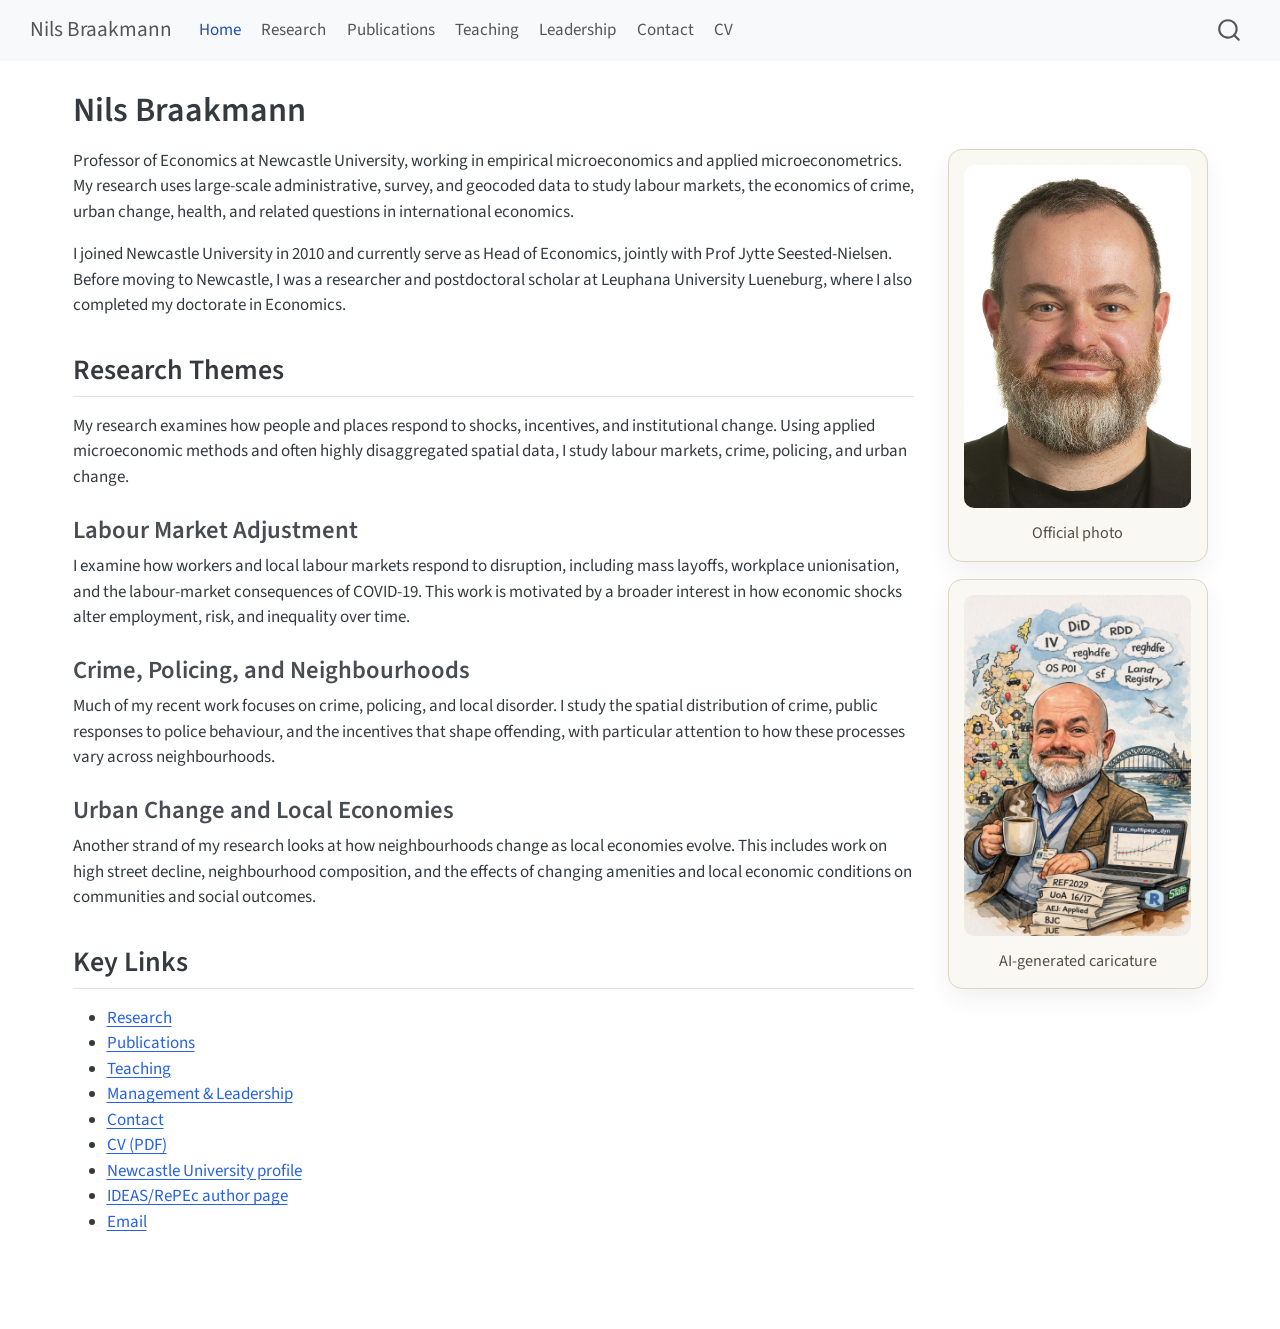
<file: docs/index.html>
<!DOCTYPE html>
<html xmlns="http://www.w3.org/1999/xhtml" lang="en" xml:lang="en"><head>

<meta charset="utf-8">
<meta name="generator" content="quarto-1.9.36">

<meta name="viewport" content="width=device-width, initial-scale=1.0, user-scalable=yes">


<title>Nils Braakmann</title>
<style>
/* Default styles provided by pandoc.
** See https://pandoc.org/MANUAL.html#variables-for-html for config info.
*/
code{white-space: pre-wrap;}
span.smallcaps{font-variant: small-caps;}
div.columns{display: flex; gap: min(4vw, 1.5em);}
div.column{flex: auto; overflow-x: auto;}
div.hanging-indent{margin-left: 1.5em; text-indent: -1.5em;}
ul.task-list{list-style: none;}
ul.task-list li input[type="checkbox"] {
  width: 0.8em;
  margin: 0 0.8em 0.2em -1em; /* quarto-specific, see https://github.com/quarto-dev/quarto-cli/issues/4556 */ 
  vertical-align: middle;
}
</style>


<script src="site_libs/quarto-nav/quarto-nav.js"></script>
<script src="site_libs/quarto-nav/headroom.min.js"></script>
<script src="site_libs/clipboard/clipboard.min.js"></script>
<script src="site_libs/quarto-search/autocomplete.umd.js"></script>
<script src="site_libs/quarto-search/fuse.min.js"></script>
<script src="site_libs/quarto-search/quarto-search.js"></script>
<meta name="quarto:offset" content="./">
<script src="site_libs/quarto-html/quarto.js" type="module"></script>
<script src="site_libs/quarto-html/tabsets/tabsets.js" type="module"></script>
<script src="site_libs/quarto-html/popper.min.js"></script>
<script src="site_libs/quarto-html/tippy.umd.min.js"></script>
<script src="site_libs/quarto-html/anchor.min.js"></script>
<link href="site_libs/quarto-html/tippy.css" rel="stylesheet">
<link href="site_libs/quarto-html/quarto-syntax-highlighting-845c23b38eaddc0f92fda52bfe77a8c8.css" rel="stylesheet" id="quarto-text-highlighting-styles">
<script src="site_libs/bootstrap/bootstrap.min.js"></script>
<link href="site_libs/bootstrap/bootstrap-icons.css" rel="stylesheet">
<link href="site_libs/bootstrap/bootstrap-158031087360bce0ff56dc785ce39e06.min.css" rel="stylesheet" append-hash="true" id="quarto-bootstrap" data-mode="light">
<script id="quarto-search-options" type="application/json">{
  "location": "navbar",
  "copy-button": false,
  "collapse-after": 3,
  "panel-placement": "end",
  "type": "overlay",
  "limit": 50,
  "keyboard-shortcut": [
    "f",
    "/",
    "s"
  ],
  "show-item-context": false,
  "language": {
    "search-no-results-text": "No results",
    "search-matching-documents-text": "matching documents",
    "search-copy-link-title": "Copy link to search",
    "search-hide-matches-text": "Hide additional matches",
    "search-more-match-text": "more match in this document",
    "search-more-matches-text": "more matches in this document",
    "search-clear-button-title": "Clear",
    "search-text-placeholder": "",
    "search-detached-cancel-button-title": "Cancel",
    "search-submit-button-title": "Submit",
    "search-label": "Search"
  }
}</script>


<link rel="stylesheet" href="styles.css">
</head>

<body class="nav-fixed quarto-light">

<div id="quarto-search-results"></div>
  <header id="quarto-header" class="headroom fixed-top">
    <nav class="navbar navbar-expand-lg " data-bs-theme="dark">
      <div class="navbar-container container-fluid">
      <div class="navbar-brand-container mx-auto">
    <a class="navbar-brand" href="./index.html">
    <span class="navbar-title">Nils Braakmann</span>
    </a>
  </div>
            <div id="quarto-search" class="" title="Search"></div>
          <button class="navbar-toggler" type="button" data-bs-toggle="collapse" data-bs-target="#navbarCollapse" aria-controls="navbarCollapse" role="menu" aria-expanded="false" aria-label="Toggle navigation" onclick="if (window.quartoToggleHeadroom) { window.quartoToggleHeadroom(); }">
  <span class="navbar-toggler-icon"></span>
</button>
          <div class="collapse navbar-collapse" id="navbarCollapse">
            <ul class="navbar-nav navbar-nav-scroll me-auto">
  <li class="nav-item">
    <a class="nav-link active" href="./index.html" aria-current="page"> 
<span class="menu-text">Home</span></a>
  </li>  
  <li class="nav-item">
    <a class="nav-link" href="./research.html"> 
<span class="menu-text">Research</span></a>
  </li>  
  <li class="nav-item">
    <a class="nav-link" href="./publications.html"> 
<span class="menu-text">Publications</span></a>
  </li>  
  <li class="nav-item">
    <a class="nav-link" href="./teaching.html"> 
<span class="menu-text">Teaching</span></a>
  </li>  
  <li class="nav-item">
    <a class="nav-link" href="./leadership.html"> 
<span class="menu-text">Leadership</span></a>
  </li>  
  <li class="nav-item">
    <a class="nav-link" href="./contact.html"> 
<span class="menu-text">Contact</span></a>
  </li>  
  <li class="nav-item">
    <a class="nav-link" href="https://www.dropbox.com/scl/fi/pwlra56p5qgnsfm3jgwml/cv_short.pdf?rlkey=3xcc5ol8gobuhwgbkxdwrzdqi&amp;dl=0"> 
<span class="menu-text">CV</span></a>
  </li>  
</ul>
          </div> <!-- /navcollapse -->
            <div class="quarto-navbar-tools">
</div>
      </div> <!-- /container-fluid -->
    </nav>
</header>
<!-- content -->
<div id="quarto-content" class="quarto-container page-columns page-rows-contents page-layout-full page-navbar">
<!-- sidebar -->
<!-- margin-sidebar -->
    
<!-- main -->
<main class="content column-page" id="quarto-document-content">

<header id="title-block-header" class="quarto-title-block default">
<div class="quarto-title">
<h1 class="title">Nils Braakmann</h1>
</div>



<div class="quarto-title-meta column-page">

    
  
    
  </div>
  


</header>


<div class="home-layout">
<div class="home-copy">
<p>Professor of Economics at Newcastle University, working in empirical microeconomics and applied microeconometrics. My research uses large-scale administrative, survey, and geocoded data to study labour markets, the economics of crime, urban change, health, and related questions in international economics.</p>
<p>I joined Newcastle University in 2010 and currently serve as Head of Economics, jointly with Prof Jytte Seested-Nielsen. Before moving to Newcastle, I was a researcher and postdoctoral scholar at Leuphana University Lueneburg, where I also completed my doctorate in Economics.</p>
<section id="research-themes" class="level2">
<h2 class="anchored" data-anchor-id="research-themes">Research Themes</h2>
<p>My research examines how people and places respond to shocks, incentives, and institutional change. Using applied microeconomic methods and often highly disaggregated spatial data, I study labour markets, crime, policing, and urban change.</p>
<section id="labour-market-adjustment" class="level3">
<h3 class="anchored" data-anchor-id="labour-market-adjustment">Labour Market Adjustment</h3>
<p>I examine how workers and local labour markets respond to disruption, including mass layoffs, workplace unionisation, and the labour-market consequences of COVID-19. This work is motivated by a broader interest in how economic shocks alter employment, risk, and inequality over time.</p>
</section>
<section id="crime-policing-and-neighbourhoods" class="level3">
<h3 class="anchored" data-anchor-id="crime-policing-and-neighbourhoods">Crime, Policing, and Neighbourhoods</h3>
<p>Much of my recent work focuses on crime, policing, and local disorder. I study the spatial distribution of crime, public responses to police behaviour, and the incentives that shape offending, with particular attention to how these processes vary across neighbourhoods.</p>
</section>
<section id="urban-change-and-local-economies" class="level3">
<h3 class="anchored" data-anchor-id="urban-change-and-local-economies">Urban Change and Local Economies</h3>
<p>Another strand of my research looks at how neighbourhoods change as local economies evolve. This includes work on high street decline, neighbourhood composition, and the effects of changing amenities and local economic conditions on communities and social outcomes.</p>
</section>
</section>
<section id="key-links" class="level2">
<h2 class="anchored" data-anchor-id="key-links">Key Links</h2>
<ul>
<li><a href="./research.html">Research</a></li>
<li><a href="./publications.html">Publications</a></li>
<li><a href="./teaching.html">Teaching</a></li>
<li><a href="./leadership.html">Management &amp; Leadership</a></li>
<li><a href="./contact.html">Contact</a></li>
<li><a href="https://www.dropbox.com/scl/fi/pwlra56p5qgnsfm3jgwml/cv_short.pdf?rlkey=3xcc5ol8gobuhwgbkxdwrzdqi&amp;dl=0">CV (PDF)</a></li>
<li><a href="https://www.ncl.ac.uk/business/people/profile/nilsbraakmann.html">Newcastle University profile</a></li>
<li><a href="http://ideas.repec.org/f/pbr294.html">IDEAS/RePEc author page</a></li>
<li><a href="mailto:nils.braakmann@ncl.ac.uk">Email</a></li>
</ul>
</section>
</div>
<div class="home-sidebar">
<div class="portrait-card">
<p><img src="headshot.jpg" class="homepage-portrait img-fluid" alt="Official portrait"> Official photo</p>
</div>
<div class="portrait-card">
<p><img src="caricature.jpeg" class="homepage-portrait img-fluid" alt="Caricature portrait"> AI-generated caricature</p>
</div>
</div>
</div>



</main> <!-- /main -->
<script id="quarto-html-after-body" type="application/javascript">
  window.document.addEventListener("DOMContentLoaded", function (event) {
    const icon = "";
    const anchorJS = new window.AnchorJS();
    anchorJS.options = {
      placement: 'right',
      icon: icon
    };
    anchorJS.add('.anchored');
    const isCodeAnnotation = (el) => {
      for (const clz of el.classList) {
        if (clz.startsWith('code-annotation-')) {                     
          return true;
        }
      }
      return false;
    }
    const onCopySuccess = function(e) {
      // button target
      const button = e.trigger;
      // don't keep focus
      button.blur();
      // flash "checked"
      button.classList.add('code-copy-button-checked');
      var currentTitle = button.getAttribute("title");
      button.setAttribute("title", "Copied!");
      let tooltip;
      if (window.bootstrap) {
        button.setAttribute("data-bs-toggle", "tooltip");
        button.setAttribute("data-bs-placement", "left");
        button.setAttribute("data-bs-title", "Copied!");
        tooltip = new bootstrap.Tooltip(button, 
          { trigger: "manual", 
            customClass: "code-copy-button-tooltip",
            offset: [0, -8]});
        tooltip.show();    
      }
      setTimeout(function() {
        if (tooltip) {
          tooltip.hide();
          button.removeAttribute("data-bs-title");
          button.removeAttribute("data-bs-toggle");
          button.removeAttribute("data-bs-placement");
        }
        button.setAttribute("title", currentTitle);
        button.classList.remove('code-copy-button-checked');
      }, 1000);
      // clear code selection
      e.clearSelection();
    }
    const getTextToCopy = function(trigger) {
      const outerScaffold = trigger.parentElement.cloneNode(true);
      const codeEl = outerScaffold.querySelector('code');
      for (const childEl of codeEl.children) {
        if (isCodeAnnotation(childEl)) {
          childEl.remove();
        }
      }
      return codeEl.innerText;
    }
    const clipboard = new window.ClipboardJS('.code-copy-button:not([data-in-quarto-modal])', {
      text: getTextToCopy
    });
    clipboard.on('success', onCopySuccess);
    if (window.document.getElementById('quarto-embedded-source-code-modal')) {
      const clipboardModal = new window.ClipboardJS('.code-copy-button[data-in-quarto-modal]', {
        text: getTextToCopy,
        container: window.document.getElementById('quarto-embedded-source-code-modal')
      });
      clipboardModal.on('success', onCopySuccess);
    }
      var localhostRegex = new RegExp(/^(?:http|https):\/\/localhost\:?[0-9]*\//);
      var mailtoRegex = new RegExp(/^mailto:/);
        var filterRegex = new RegExp("https:\/\/nilsbraakmann\.github\.io\/nils-site\/");
      var isInternal = (href) => {
          return filterRegex.test(href) || localhostRegex.test(href) || mailtoRegex.test(href);
      }
      // Inspect non-navigation links and adorn them if external
     var links = window.document.querySelectorAll('a[href]:not(.nav-link):not(.navbar-brand):not(.toc-action):not(.sidebar-link):not(.sidebar-item-toggle):not(.pagination-link):not(.no-external):not([aria-hidden]):not(.dropdown-item):not(.quarto-navigation-tool):not(.about-link)');
      for (var i=0; i<links.length; i++) {
        const link = links[i];
        if (!isInternal(link.href)) {
          // undo the damage that might have been done by quarto-nav.js in the case of
          // links that we want to consider external
          if (link.dataset.originalHref !== undefined) {
            link.href = link.dataset.originalHref;
          }
        }
      }
    function tippyHover(el, contentFn, onTriggerFn, onUntriggerFn) {
      const config = {
        allowHTML: true,
        maxWidth: 500,
        delay: 100,
        arrow: false,
        appendTo: function(el) {
            return el.parentElement;
        },
        interactive: true,
        interactiveBorder: 10,
        theme: 'quarto',
        placement: 'bottom-start',
      };
      if (contentFn) {
        config.content = contentFn;
      }
      if (onTriggerFn) {
        config.onTrigger = onTriggerFn;
      }
      if (onUntriggerFn) {
        config.onUntrigger = onUntriggerFn;
      }
      window.tippy(el, config); 
    }
    const noterefs = window.document.querySelectorAll('a[role="doc-noteref"]');
    for (var i=0; i<noterefs.length; i++) {
      const ref = noterefs[i];
      tippyHover(ref, function() {
        // use id or data attribute instead here
        let href = ref.getAttribute('data-footnote-href') || ref.getAttribute('href');
        try { href = new URL(href).hash; } catch {}
        const id = href.replace(/^#\/?/, "");
        const note = window.document.getElementById(id);
        if (note) {
          return note.innerHTML;
        } else {
          return "";
        }
      });
    }
    const xrefs = window.document.querySelectorAll('a.quarto-xref');
    const processXRef = (id, note) => {
      // Strip column container classes
      const stripColumnClz = (el) => {
        el.classList.remove("page-full", "page-columns");
        if (el.children) {
          for (const child of el.children) {
            stripColumnClz(child);
          }
        }
      }
      stripColumnClz(note)
      if (id === null || id.startsWith('sec-')) {
        // Special case sections, only their first couple elements
        const container = document.createElement("div");
        if (note.children && note.children.length > 2) {
          container.appendChild(note.children[0].cloneNode(true));
          for (let i = 1; i < note.children.length; i++) {
            const child = note.children[i];
            if (child.tagName === "P" && child.innerText === "") {
              continue;
            } else {
              container.appendChild(child.cloneNode(true));
              break;
            }
          }
          if (window.Quarto?.typesetMath) {
            window.Quarto.typesetMath(container);
          }
          return container.innerHTML
        } else {
          if (window.Quarto?.typesetMath) {
            window.Quarto.typesetMath(note);
          }
          return note.innerHTML;
        }
      } else {
        // Remove any anchor links if they are present
        const anchorLink = note.querySelector('a.anchorjs-link');
        if (anchorLink) {
          anchorLink.remove();
        }
        if (window.Quarto?.typesetMath) {
          window.Quarto.typesetMath(note);
        }
        if (note.classList.contains("callout")) {
          return note.outerHTML;
        } else {
          return note.innerHTML;
        }
      }
    }
    for (var i=0; i<xrefs.length; i++) {
      const xref = xrefs[i];
      tippyHover(xref, undefined, function(instance) {
        instance.disable();
        let url = xref.getAttribute('href');
        let hash = undefined; 
        if (url.startsWith('#')) {
          hash = url;
        } else {
          try { hash = new URL(url).hash; } catch {}
        }
        if (hash) {
          const id = hash.replace(/^#\/?/, "");
          const note = window.document.getElementById(id);
          if (note !== null) {
            try {
              const html = processXRef(id, note.cloneNode(true));
              instance.setContent(html);
            } finally {
              instance.enable();
              instance.show();
            }
          } else {
            // See if we can fetch this
            fetch(url.split('#')[0])
            .then(res => res.text())
            .then(html => {
              const parser = new DOMParser();
              const htmlDoc = parser.parseFromString(html, "text/html");
              const note = htmlDoc.getElementById(id);
              if (note !== null) {
                const html = processXRef(id, note);
                instance.setContent(html);
              } 
            }).finally(() => {
              instance.enable();
              instance.show();
            });
          }
        } else {
          // See if we can fetch a full url (with no hash to target)
          // This is a special case and we should probably do some content thinning / targeting
          fetch(url)
          .then(res => res.text())
          .then(html => {
            const parser = new DOMParser();
            const htmlDoc = parser.parseFromString(html, "text/html");
            const note = htmlDoc.querySelector('main.content');
            if (note !== null) {
              // This should only happen for chapter cross references
              // (since there is no id in the URL)
              // remove the first header
              if (note.children.length > 0 && note.children[0].tagName === "HEADER") {
                note.children[0].remove();
              }
              const html = processXRef(null, note);
              instance.setContent(html);
            } 
          }).finally(() => {
            instance.enable();
            instance.show();
          });
        }
      }, function(instance) {
      });
    }
        let selectedAnnoteEl;
        const selectorForAnnotation = ( cell, annotation) => {
          let cellAttr = 'data-code-cell="' + cell + '"';
          let lineAttr = 'data-code-annotation="' +  annotation + '"';
          const selector = 'span[' + cellAttr + '][' + lineAttr + ']';
          return selector;
        }
        const selectCodeLines = (annoteEl) => {
          const doc = window.document;
          const targetCell = annoteEl.getAttribute("data-target-cell");
          const targetAnnotation = annoteEl.getAttribute("data-target-annotation");
          const annoteSpan = window.document.querySelector(selectorForAnnotation(targetCell, targetAnnotation));
          const lines = annoteSpan.getAttribute("data-code-lines").split(",");
          const lineIds = lines.map((line) => {
            return targetCell + "-" + line;
          })
          let top = null;
          let height = null;
          let parent = null;
          if (lineIds.length > 0) {
              //compute the position of the single el (top and bottom and make a div)
              const el = window.document.getElementById(lineIds[0]);
              top = el.offsetTop;
              height = el.offsetHeight;
              parent = el.parentElement.parentElement;
            if (lineIds.length > 1) {
              const lastEl = window.document.getElementById(lineIds[lineIds.length - 1]);
              const bottom = lastEl.offsetTop + lastEl.offsetHeight;
              height = bottom - top;
            }
            if (top !== null && height !== null && parent !== null) {
              // cook up a div (if necessary) and position it 
              let div = window.document.getElementById("code-annotation-line-highlight");
              if (div === null) {
                div = window.document.createElement("div");
                div.setAttribute("id", "code-annotation-line-highlight");
                div.style.position = 'absolute';
                parent.appendChild(div);
              }
              div.style.top = top - 2 + "px";
              div.style.height = height + 4 + "px";
              div.style.left = 0;
              let gutterDiv = window.document.getElementById("code-annotation-line-highlight-gutter");
              if (gutterDiv === null) {
                gutterDiv = window.document.createElement("div");
                gutterDiv.setAttribute("id", "code-annotation-line-highlight-gutter");
                gutterDiv.style.position = 'absolute';
                const codeCell = window.document.getElementById(targetCell);
                const gutter = codeCell.querySelector('.code-annotation-gutter');
                gutter.appendChild(gutterDiv);
              }
              gutterDiv.style.top = top - 2 + "px";
              gutterDiv.style.height = height + 4 + "px";
            }
            selectedAnnoteEl = annoteEl;
          }
        };
        const unselectCodeLines = () => {
          const elementsIds = ["code-annotation-line-highlight", "code-annotation-line-highlight-gutter"];
          elementsIds.forEach((elId) => {
            const div = window.document.getElementById(elId);
            if (div) {
              div.remove();
            }
          });
          selectedAnnoteEl = undefined;
        };
          // Handle positioning of the toggle
      window.addEventListener(
        "resize",
        throttle(() => {
          elRect = undefined;
          if (selectedAnnoteEl) {
            selectCodeLines(selectedAnnoteEl);
          }
        }, 10)
      );
      function throttle(fn, ms) {
      let throttle = false;
      let timer;
        return (...args) => {
          if(!throttle) { // first call gets through
              fn.apply(this, args);
              throttle = true;
          } else { // all the others get throttled
              if(timer) clearTimeout(timer); // cancel #2
              timer = setTimeout(() => {
                fn.apply(this, args);
                timer = throttle = false;
              }, ms);
          }
        };
      }
        // Attach click handler to the DT
        const annoteDls = window.document.querySelectorAll('dt[data-target-cell]');
        for (const annoteDlNode of annoteDls) {
          annoteDlNode.addEventListener('click', (event) => {
            const clickedEl = event.target;
            if (clickedEl !== selectedAnnoteEl) {
              unselectCodeLines();
              const activeEl = window.document.querySelector('dt[data-target-cell].code-annotation-active');
              if (activeEl) {
                activeEl.classList.remove('code-annotation-active');
              }
              selectCodeLines(clickedEl);
              clickedEl.classList.add('code-annotation-active');
            } else {
              // Unselect the line
              unselectCodeLines();
              clickedEl.classList.remove('code-annotation-active');
            }
          });
        }
    const findCites = (el) => {
      const parentEl = el.parentElement;
      if (parentEl) {
        const cites = parentEl.dataset.cites;
        if (cites) {
          return {
            el,
            cites: cites.split(' ')
          };
        } else {
          return findCites(el.parentElement)
        }
      } else {
        return undefined;
      }
    };
    var bibliorefs = window.document.querySelectorAll('a[role="doc-biblioref"]');
    for (var i=0; i<bibliorefs.length; i++) {
      const ref = bibliorefs[i];
      const citeInfo = findCites(ref);
      if (citeInfo) {
        tippyHover(citeInfo.el, function() {
          var popup = window.document.createElement('div');
          citeInfo.cites.forEach(function(cite) {
            var citeDiv = window.document.createElement('div');
            citeDiv.classList.add('hanging-indent');
            citeDiv.classList.add('csl-entry');
            var biblioDiv = window.document.getElementById('ref-' + cite);
            if (biblioDiv) {
              citeDiv.innerHTML = biblioDiv.innerHTML;
            }
            popup.appendChild(citeDiv);
          });
          return popup.innerHTML;
        });
      }
    }
  });
  </script>
</div> <!-- /content -->




</body></html>
</file>
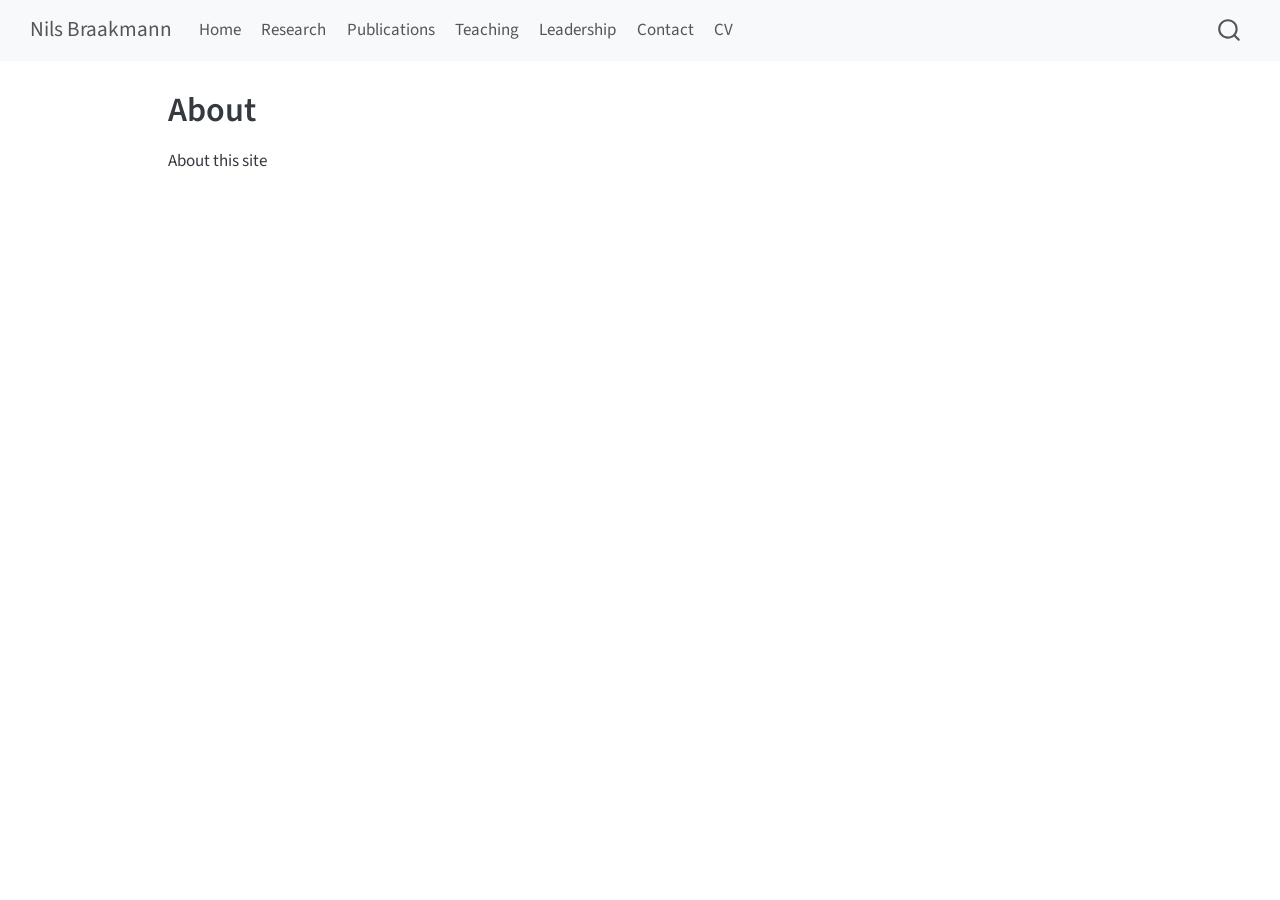
<file: docs/about.html>
<!DOCTYPE html>
<html xmlns="http://www.w3.org/1999/xhtml" lang="en" xml:lang="en"><head>

<meta charset="utf-8">
<meta name="generator" content="quarto-1.9.36">

<meta name="viewport" content="width=device-width, initial-scale=1.0, user-scalable=yes">


<title>About – Nils Braakmann</title>
<style>
/* Default styles provided by pandoc.
** See https://pandoc.org/MANUAL.html#variables-for-html for config info.
*/
code{white-space: pre-wrap;}
span.smallcaps{font-variant: small-caps;}
div.columns{display: flex; gap: min(4vw, 1.5em);}
div.column{flex: auto; overflow-x: auto;}
div.hanging-indent{margin-left: 1.5em; text-indent: -1.5em;}
ul.task-list{list-style: none;}
ul.task-list li input[type="checkbox"] {
  width: 0.8em;
  margin: 0 0.8em 0.2em -1em; /* quarto-specific, see https://github.com/quarto-dev/quarto-cli/issues/4556 */ 
  vertical-align: middle;
}
</style>


<script src="site_libs/quarto-nav/quarto-nav.js"></script>
<script src="site_libs/quarto-nav/headroom.min.js"></script>
<script src="site_libs/clipboard/clipboard.min.js"></script>
<script src="site_libs/quarto-search/autocomplete.umd.js"></script>
<script src="site_libs/quarto-search/fuse.min.js"></script>
<script src="site_libs/quarto-search/quarto-search.js"></script>
<meta name="quarto:offset" content="./">
<script src="site_libs/quarto-html/quarto.js" type="module"></script>
<script src="site_libs/quarto-html/tabsets/tabsets.js" type="module"></script>
<script src="site_libs/quarto-html/popper.min.js"></script>
<script src="site_libs/quarto-html/tippy.umd.min.js"></script>
<script src="site_libs/quarto-html/anchor.min.js"></script>
<link href="site_libs/quarto-html/tippy.css" rel="stylesheet">
<link href="site_libs/quarto-html/quarto-syntax-highlighting-845c23b38eaddc0f92fda52bfe77a8c8.css" rel="stylesheet" id="quarto-text-highlighting-styles">
<script src="site_libs/bootstrap/bootstrap.min.js"></script>
<link href="site_libs/bootstrap/bootstrap-icons.css" rel="stylesheet">
<link href="site_libs/bootstrap/bootstrap-158031087360bce0ff56dc785ce39e06.min.css" rel="stylesheet" append-hash="true" id="quarto-bootstrap" data-mode="light">
<script id="quarto-search-options" type="application/json">{
  "location": "navbar",
  "copy-button": false,
  "collapse-after": 3,
  "panel-placement": "end",
  "type": "overlay",
  "limit": 50,
  "keyboard-shortcut": [
    "f",
    "/",
    "s"
  ],
  "show-item-context": false,
  "language": {
    "search-no-results-text": "No results",
    "search-matching-documents-text": "matching documents",
    "search-copy-link-title": "Copy link to search",
    "search-hide-matches-text": "Hide additional matches",
    "search-more-match-text": "more match in this document",
    "search-more-matches-text": "more matches in this document",
    "search-clear-button-title": "Clear",
    "search-text-placeholder": "",
    "search-detached-cancel-button-title": "Cancel",
    "search-submit-button-title": "Submit",
    "search-label": "Search"
  }
}</script>


<link rel="stylesheet" href="styles.css">
</head>

<body class="nav-fixed quarto-light">

<div id="quarto-search-results"></div>
  <header id="quarto-header" class="headroom fixed-top">
    <nav class="navbar navbar-expand-lg " data-bs-theme="dark">
      <div class="navbar-container container-fluid">
      <div class="navbar-brand-container mx-auto">
    <a class="navbar-brand" href="./index.html">
    <span class="navbar-title">Nils Braakmann</span>
    </a>
  </div>
            <div id="quarto-search" class="" title="Search"></div>
          <button class="navbar-toggler" type="button" data-bs-toggle="collapse" data-bs-target="#navbarCollapse" aria-controls="navbarCollapse" role="menu" aria-expanded="false" aria-label="Toggle navigation" onclick="if (window.quartoToggleHeadroom) { window.quartoToggleHeadroom(); }">
  <span class="navbar-toggler-icon"></span>
</button>
          <div class="collapse navbar-collapse" id="navbarCollapse">
            <ul class="navbar-nav navbar-nav-scroll me-auto">
  <li class="nav-item">
    <a class="nav-link" href="./index.html"> 
<span class="menu-text">Home</span></a>
  </li>  
  <li class="nav-item">
    <a class="nav-link" href="./research.html"> 
<span class="menu-text">Research</span></a>
  </li>  
  <li class="nav-item">
    <a class="nav-link" href="./publications.html"> 
<span class="menu-text">Publications</span></a>
  </li>  
  <li class="nav-item">
    <a class="nav-link" href="./teaching.html"> 
<span class="menu-text">Teaching</span></a>
  </li>  
  <li class="nav-item">
    <a class="nav-link" href="./leadership.html"> 
<span class="menu-text">Leadership</span></a>
  </li>  
  <li class="nav-item">
    <a class="nav-link" href="./contact.html"> 
<span class="menu-text">Contact</span></a>
  </li>  
  <li class="nav-item">
    <a class="nav-link" href="https://www.dropbox.com/scl/fi/pwlra56p5qgnsfm3jgwml/cv_short.pdf?rlkey=3xcc5ol8gobuhwgbkxdwrzdqi&amp;dl=0"> 
<span class="menu-text">CV</span></a>
  </li>  
</ul>
          </div> <!-- /navcollapse -->
            <div class="quarto-navbar-tools">
</div>
      </div> <!-- /container-fluid -->
    </nav>
</header>
<!-- content -->
<div id="quarto-content" class="quarto-container page-columns page-rows-contents page-layout-article page-navbar">
<!-- sidebar -->
<!-- margin-sidebar -->
    <div id="quarto-margin-sidebar" class="sidebar margin-sidebar zindex-bottom">
        
    </div>
<!-- main -->
<main class="content" id="quarto-document-content">

<header id="title-block-header" class="quarto-title-block default">
<div class="quarto-title">
<h1 class="title">About</h1>
</div>



<div class="quarto-title-meta">

    
  
    
  </div>
  


</header>


<p>About this site</p>



</main> <!-- /main -->
<script id="quarto-html-after-body" type="application/javascript">
  window.document.addEventListener("DOMContentLoaded", function (event) {
    const icon = "";
    const anchorJS = new window.AnchorJS();
    anchorJS.options = {
      placement: 'right',
      icon: icon
    };
    anchorJS.add('.anchored');
    const isCodeAnnotation = (el) => {
      for (const clz of el.classList) {
        if (clz.startsWith('code-annotation-')) {                     
          return true;
        }
      }
      return false;
    }
    const onCopySuccess = function(e) {
      // button target
      const button = e.trigger;
      // don't keep focus
      button.blur();
      // flash "checked"
      button.classList.add('code-copy-button-checked');
      var currentTitle = button.getAttribute("title");
      button.setAttribute("title", "Copied!");
      let tooltip;
      if (window.bootstrap) {
        button.setAttribute("data-bs-toggle", "tooltip");
        button.setAttribute("data-bs-placement", "left");
        button.setAttribute("data-bs-title", "Copied!");
        tooltip = new bootstrap.Tooltip(button, 
          { trigger: "manual", 
            customClass: "code-copy-button-tooltip",
            offset: [0, -8]});
        tooltip.show();    
      }
      setTimeout(function() {
        if (tooltip) {
          tooltip.hide();
          button.removeAttribute("data-bs-title");
          button.removeAttribute("data-bs-toggle");
          button.removeAttribute("data-bs-placement");
        }
        button.setAttribute("title", currentTitle);
        button.classList.remove('code-copy-button-checked');
      }, 1000);
      // clear code selection
      e.clearSelection();
    }
    const getTextToCopy = function(trigger) {
      const outerScaffold = trigger.parentElement.cloneNode(true);
      const codeEl = outerScaffold.querySelector('code');
      for (const childEl of codeEl.children) {
        if (isCodeAnnotation(childEl)) {
          childEl.remove();
        }
      }
      return codeEl.innerText;
    }
    const clipboard = new window.ClipboardJS('.code-copy-button:not([data-in-quarto-modal])', {
      text: getTextToCopy
    });
    clipboard.on('success', onCopySuccess);
    if (window.document.getElementById('quarto-embedded-source-code-modal')) {
      const clipboardModal = new window.ClipboardJS('.code-copy-button[data-in-quarto-modal]', {
        text: getTextToCopy,
        container: window.document.getElementById('quarto-embedded-source-code-modal')
      });
      clipboardModal.on('success', onCopySuccess);
    }
      var localhostRegex = new RegExp(/^(?:http|https):\/\/localhost\:?[0-9]*\//);
      var mailtoRegex = new RegExp(/^mailto:/);
        var filterRegex = new RegExp("https:\/\/nilsbraakmann\.github\.io\/nils-site\/");
      var isInternal = (href) => {
          return filterRegex.test(href) || localhostRegex.test(href) || mailtoRegex.test(href);
      }
      // Inspect non-navigation links and adorn them if external
     var links = window.document.querySelectorAll('a[href]:not(.nav-link):not(.navbar-brand):not(.toc-action):not(.sidebar-link):not(.sidebar-item-toggle):not(.pagination-link):not(.no-external):not([aria-hidden]):not(.dropdown-item):not(.quarto-navigation-tool):not(.about-link)');
      for (var i=0; i<links.length; i++) {
        const link = links[i];
        if (!isInternal(link.href)) {
          // undo the damage that might have been done by quarto-nav.js in the case of
          // links that we want to consider external
          if (link.dataset.originalHref !== undefined) {
            link.href = link.dataset.originalHref;
          }
        }
      }
    function tippyHover(el, contentFn, onTriggerFn, onUntriggerFn) {
      const config = {
        allowHTML: true,
        maxWidth: 500,
        delay: 100,
        arrow: false,
        appendTo: function(el) {
            return el.parentElement;
        },
        interactive: true,
        interactiveBorder: 10,
        theme: 'quarto',
        placement: 'bottom-start',
      };
      if (contentFn) {
        config.content = contentFn;
      }
      if (onTriggerFn) {
        config.onTrigger = onTriggerFn;
      }
      if (onUntriggerFn) {
        config.onUntrigger = onUntriggerFn;
      }
      window.tippy(el, config); 
    }
    const noterefs = window.document.querySelectorAll('a[role="doc-noteref"]');
    for (var i=0; i<noterefs.length; i++) {
      const ref = noterefs[i];
      tippyHover(ref, function() {
        // use id or data attribute instead here
        let href = ref.getAttribute('data-footnote-href') || ref.getAttribute('href');
        try { href = new URL(href).hash; } catch {}
        const id = href.replace(/^#\/?/, "");
        const note = window.document.getElementById(id);
        if (note) {
          return note.innerHTML;
        } else {
          return "";
        }
      });
    }
    const xrefs = window.document.querySelectorAll('a.quarto-xref');
    const processXRef = (id, note) => {
      // Strip column container classes
      const stripColumnClz = (el) => {
        el.classList.remove("page-full", "page-columns");
        if (el.children) {
          for (const child of el.children) {
            stripColumnClz(child);
          }
        }
      }
      stripColumnClz(note)
      if (id === null || id.startsWith('sec-')) {
        // Special case sections, only their first couple elements
        const container = document.createElement("div");
        if (note.children && note.children.length > 2) {
          container.appendChild(note.children[0].cloneNode(true));
          for (let i = 1; i < note.children.length; i++) {
            const child = note.children[i];
            if (child.tagName === "P" && child.innerText === "") {
              continue;
            } else {
              container.appendChild(child.cloneNode(true));
              break;
            }
          }
          if (window.Quarto?.typesetMath) {
            window.Quarto.typesetMath(container);
          }
          return container.innerHTML
        } else {
          if (window.Quarto?.typesetMath) {
            window.Quarto.typesetMath(note);
          }
          return note.innerHTML;
        }
      } else {
        // Remove any anchor links if they are present
        const anchorLink = note.querySelector('a.anchorjs-link');
        if (anchorLink) {
          anchorLink.remove();
        }
        if (window.Quarto?.typesetMath) {
          window.Quarto.typesetMath(note);
        }
        if (note.classList.contains("callout")) {
          return note.outerHTML;
        } else {
          return note.innerHTML;
        }
      }
    }
    for (var i=0; i<xrefs.length; i++) {
      const xref = xrefs[i];
      tippyHover(xref, undefined, function(instance) {
        instance.disable();
        let url = xref.getAttribute('href');
        let hash = undefined; 
        if (url.startsWith('#')) {
          hash = url;
        } else {
          try { hash = new URL(url).hash; } catch {}
        }
        if (hash) {
          const id = hash.replace(/^#\/?/, "");
          const note = window.document.getElementById(id);
          if (note !== null) {
            try {
              const html = processXRef(id, note.cloneNode(true));
              instance.setContent(html);
            } finally {
              instance.enable();
              instance.show();
            }
          } else {
            // See if we can fetch this
            fetch(url.split('#')[0])
            .then(res => res.text())
            .then(html => {
              const parser = new DOMParser();
              const htmlDoc = parser.parseFromString(html, "text/html");
              const note = htmlDoc.getElementById(id);
              if (note !== null) {
                const html = processXRef(id, note);
                instance.setContent(html);
              } 
            }).finally(() => {
              instance.enable();
              instance.show();
            });
          }
        } else {
          // See if we can fetch a full url (with no hash to target)
          // This is a special case and we should probably do some content thinning / targeting
          fetch(url)
          .then(res => res.text())
          .then(html => {
            const parser = new DOMParser();
            const htmlDoc = parser.parseFromString(html, "text/html");
            const note = htmlDoc.querySelector('main.content');
            if (note !== null) {
              // This should only happen for chapter cross references
              // (since there is no id in the URL)
              // remove the first header
              if (note.children.length > 0 && note.children[0].tagName === "HEADER") {
                note.children[0].remove();
              }
              const html = processXRef(null, note);
              instance.setContent(html);
            } 
          }).finally(() => {
            instance.enable();
            instance.show();
          });
        }
      }, function(instance) {
      });
    }
        let selectedAnnoteEl;
        const selectorForAnnotation = ( cell, annotation) => {
          let cellAttr = 'data-code-cell="' + cell + '"';
          let lineAttr = 'data-code-annotation="' +  annotation + '"';
          const selector = 'span[' + cellAttr + '][' + lineAttr + ']';
          return selector;
        }
        const selectCodeLines = (annoteEl) => {
          const doc = window.document;
          const targetCell = annoteEl.getAttribute("data-target-cell");
          const targetAnnotation = annoteEl.getAttribute("data-target-annotation");
          const annoteSpan = window.document.querySelector(selectorForAnnotation(targetCell, targetAnnotation));
          const lines = annoteSpan.getAttribute("data-code-lines").split(",");
          const lineIds = lines.map((line) => {
            return targetCell + "-" + line;
          })
          let top = null;
          let height = null;
          let parent = null;
          if (lineIds.length > 0) {
              //compute the position of the single el (top and bottom and make a div)
              const el = window.document.getElementById(lineIds[0]);
              top = el.offsetTop;
              height = el.offsetHeight;
              parent = el.parentElement.parentElement;
            if (lineIds.length > 1) {
              const lastEl = window.document.getElementById(lineIds[lineIds.length - 1]);
              const bottom = lastEl.offsetTop + lastEl.offsetHeight;
              height = bottom - top;
            }
            if (top !== null && height !== null && parent !== null) {
              // cook up a div (if necessary) and position it 
              let div = window.document.getElementById("code-annotation-line-highlight");
              if (div === null) {
                div = window.document.createElement("div");
                div.setAttribute("id", "code-annotation-line-highlight");
                div.style.position = 'absolute';
                parent.appendChild(div);
              }
              div.style.top = top - 2 + "px";
              div.style.height = height + 4 + "px";
              div.style.left = 0;
              let gutterDiv = window.document.getElementById("code-annotation-line-highlight-gutter");
              if (gutterDiv === null) {
                gutterDiv = window.document.createElement("div");
                gutterDiv.setAttribute("id", "code-annotation-line-highlight-gutter");
                gutterDiv.style.position = 'absolute';
                const codeCell = window.document.getElementById(targetCell);
                const gutter = codeCell.querySelector('.code-annotation-gutter');
                gutter.appendChild(gutterDiv);
              }
              gutterDiv.style.top = top - 2 + "px";
              gutterDiv.style.height = height + 4 + "px";
            }
            selectedAnnoteEl = annoteEl;
          }
        };
        const unselectCodeLines = () => {
          const elementsIds = ["code-annotation-line-highlight", "code-annotation-line-highlight-gutter"];
          elementsIds.forEach((elId) => {
            const div = window.document.getElementById(elId);
            if (div) {
              div.remove();
            }
          });
          selectedAnnoteEl = undefined;
        };
          // Handle positioning of the toggle
      window.addEventListener(
        "resize",
        throttle(() => {
          elRect = undefined;
          if (selectedAnnoteEl) {
            selectCodeLines(selectedAnnoteEl);
          }
        }, 10)
      );
      function throttle(fn, ms) {
      let throttle = false;
      let timer;
        return (...args) => {
          if(!throttle) { // first call gets through
              fn.apply(this, args);
              throttle = true;
          } else { // all the others get throttled
              if(timer) clearTimeout(timer); // cancel #2
              timer = setTimeout(() => {
                fn.apply(this, args);
                timer = throttle = false;
              }, ms);
          }
        };
      }
        // Attach click handler to the DT
        const annoteDls = window.document.querySelectorAll('dt[data-target-cell]');
        for (const annoteDlNode of annoteDls) {
          annoteDlNode.addEventListener('click', (event) => {
            const clickedEl = event.target;
            if (clickedEl !== selectedAnnoteEl) {
              unselectCodeLines();
              const activeEl = window.document.querySelector('dt[data-target-cell].code-annotation-active');
              if (activeEl) {
                activeEl.classList.remove('code-annotation-active');
              }
              selectCodeLines(clickedEl);
              clickedEl.classList.add('code-annotation-active');
            } else {
              // Unselect the line
              unselectCodeLines();
              clickedEl.classList.remove('code-annotation-active');
            }
          });
        }
    const findCites = (el) => {
      const parentEl = el.parentElement;
      if (parentEl) {
        const cites = parentEl.dataset.cites;
        if (cites) {
          return {
            el,
            cites: cites.split(' ')
          };
        } else {
          return findCites(el.parentElement)
        }
      } else {
        return undefined;
      }
    };
    var bibliorefs = window.document.querySelectorAll('a[role="doc-biblioref"]');
    for (var i=0; i<bibliorefs.length; i++) {
      const ref = bibliorefs[i];
      const citeInfo = findCites(ref);
      if (citeInfo) {
        tippyHover(citeInfo.el, function() {
          var popup = window.document.createElement('div');
          citeInfo.cites.forEach(function(cite) {
            var citeDiv = window.document.createElement('div');
            citeDiv.classList.add('hanging-indent');
            citeDiv.classList.add('csl-entry');
            var biblioDiv = window.document.getElementById('ref-' + cite);
            if (biblioDiv) {
              citeDiv.innerHTML = biblioDiv.innerHTML;
            }
            popup.appendChild(citeDiv);
          });
          return popup.innerHTML;
        });
      }
    }
  });
  </script>
</div> <!-- /content -->




</body></html>
</file>
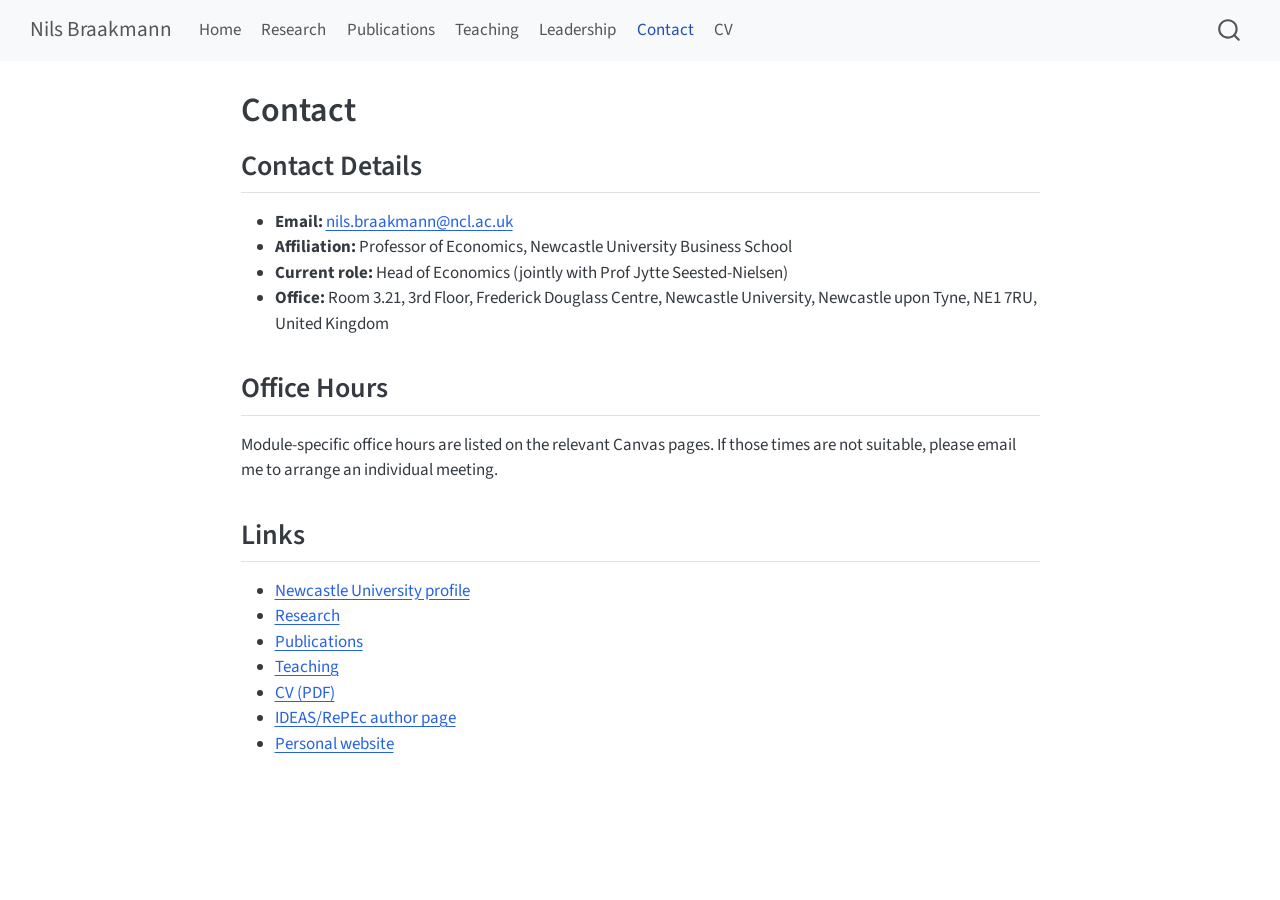
<file: docs/contact.html>
<!DOCTYPE html>
<html xmlns="http://www.w3.org/1999/xhtml" lang="en" xml:lang="en"><head>

<meta charset="utf-8">
<meta name="generator" content="quarto-1.9.36">

<meta name="viewport" content="width=device-width, initial-scale=1.0, user-scalable=yes">


<title>Contact – Nils Braakmann</title>
<style>
/* Default styles provided by pandoc.
** See https://pandoc.org/MANUAL.html#variables-for-html for config info.
*/
code{white-space: pre-wrap;}
span.smallcaps{font-variant: small-caps;}
div.columns{display: flex; gap: min(4vw, 1.5em);}
div.column{flex: auto; overflow-x: auto;}
div.hanging-indent{margin-left: 1.5em; text-indent: -1.5em;}
ul.task-list{list-style: none;}
ul.task-list li input[type="checkbox"] {
  width: 0.8em;
  margin: 0 0.8em 0.2em -1em; /* quarto-specific, see https://github.com/quarto-dev/quarto-cli/issues/4556 */ 
  vertical-align: middle;
}
</style>


<script src="site_libs/quarto-nav/quarto-nav.js"></script>
<script src="site_libs/quarto-nav/headroom.min.js"></script>
<script src="site_libs/clipboard/clipboard.min.js"></script>
<script src="site_libs/quarto-search/autocomplete.umd.js"></script>
<script src="site_libs/quarto-search/fuse.min.js"></script>
<script src="site_libs/quarto-search/quarto-search.js"></script>
<meta name="quarto:offset" content="./">
<script src="site_libs/quarto-html/quarto.js" type="module"></script>
<script src="site_libs/quarto-html/tabsets/tabsets.js" type="module"></script>
<script src="site_libs/quarto-html/popper.min.js"></script>
<script src="site_libs/quarto-html/tippy.umd.min.js"></script>
<script src="site_libs/quarto-html/anchor.min.js"></script>
<link href="site_libs/quarto-html/tippy.css" rel="stylesheet">
<link href="site_libs/quarto-html/quarto-syntax-highlighting-845c23b38eaddc0f92fda52bfe77a8c8.css" rel="stylesheet" id="quarto-text-highlighting-styles">
<script src="site_libs/bootstrap/bootstrap.min.js"></script>
<link href="site_libs/bootstrap/bootstrap-icons.css" rel="stylesheet">
<link href="site_libs/bootstrap/bootstrap-158031087360bce0ff56dc785ce39e06.min.css" rel="stylesheet" append-hash="true" id="quarto-bootstrap" data-mode="light">
<script id="quarto-search-options" type="application/json">{
  "location": "navbar",
  "copy-button": false,
  "collapse-after": 3,
  "panel-placement": "end",
  "type": "overlay",
  "limit": 50,
  "keyboard-shortcut": [
    "f",
    "/",
    "s"
  ],
  "show-item-context": false,
  "language": {
    "search-no-results-text": "No results",
    "search-matching-documents-text": "matching documents",
    "search-copy-link-title": "Copy link to search",
    "search-hide-matches-text": "Hide additional matches",
    "search-more-match-text": "more match in this document",
    "search-more-matches-text": "more matches in this document",
    "search-clear-button-title": "Clear",
    "search-text-placeholder": "",
    "search-detached-cancel-button-title": "Cancel",
    "search-submit-button-title": "Submit",
    "search-label": "Search"
  }
}</script>


<link rel="stylesheet" href="styles.css">
</head>

<body class="nav-fixed fullcontent quarto-light">

<div id="quarto-search-results"></div>
  <header id="quarto-header" class="headroom fixed-top">
    <nav class="navbar navbar-expand-lg " data-bs-theme="dark">
      <div class="navbar-container container-fluid">
      <div class="navbar-brand-container mx-auto">
    <a class="navbar-brand" href="./index.html">
    <span class="navbar-title">Nils Braakmann</span>
    </a>
  </div>
            <div id="quarto-search" class="" title="Search"></div>
          <button class="navbar-toggler" type="button" data-bs-toggle="collapse" data-bs-target="#navbarCollapse" aria-controls="navbarCollapse" role="menu" aria-expanded="false" aria-label="Toggle navigation" onclick="if (window.quartoToggleHeadroom) { window.quartoToggleHeadroom(); }">
  <span class="navbar-toggler-icon"></span>
</button>
          <div class="collapse navbar-collapse" id="navbarCollapse">
            <ul class="navbar-nav navbar-nav-scroll me-auto">
  <li class="nav-item">
    <a class="nav-link" href="./index.html"> 
<span class="menu-text">Home</span></a>
  </li>  
  <li class="nav-item">
    <a class="nav-link" href="./research.html"> 
<span class="menu-text">Research</span></a>
  </li>  
  <li class="nav-item">
    <a class="nav-link" href="./publications.html"> 
<span class="menu-text">Publications</span></a>
  </li>  
  <li class="nav-item">
    <a class="nav-link" href="./teaching.html"> 
<span class="menu-text">Teaching</span></a>
  </li>  
  <li class="nav-item">
    <a class="nav-link" href="./leadership.html"> 
<span class="menu-text">Leadership</span></a>
  </li>  
  <li class="nav-item">
    <a class="nav-link active" href="./contact.html" aria-current="page"> 
<span class="menu-text">Contact</span></a>
  </li>  
  <li class="nav-item">
    <a class="nav-link" href="https://www.dropbox.com/scl/fi/pwlra56p5qgnsfm3jgwml/cv_short.pdf?rlkey=3xcc5ol8gobuhwgbkxdwrzdqi&amp;dl=0"> 
<span class="menu-text">CV</span></a>
  </li>  
</ul>
          </div> <!-- /navcollapse -->
            <div class="quarto-navbar-tools">
</div>
      </div> <!-- /container-fluid -->
    </nav>
</header>
<!-- content -->
<div id="quarto-content" class="quarto-container page-columns page-rows-contents page-layout-article page-navbar">
<!-- sidebar -->
<!-- margin-sidebar -->
    
<!-- main -->
<main class="content" id="quarto-document-content">

<header id="title-block-header" class="quarto-title-block default">
<div class="quarto-title">
<h1 class="title">Contact</h1>
</div>



<div class="quarto-title-meta">

    
  
    
  </div>
  


</header>


<section id="contact-details" class="level2">
<h2 class="anchored" data-anchor-id="contact-details">Contact Details</h2>
<ul>
<li><strong>Email:</strong> <a href="mailto:nils.braakmann@ncl.ac.uk">nils.braakmann@ncl.ac.uk</a></li>
<li><strong>Affiliation:</strong> Professor of Economics, Newcastle University Business School</li>
<li><strong>Current role:</strong> Head of Economics (jointly with Prof Jytte Seested-Nielsen)</li>
<li><strong>Office:</strong> Room 3.21, 3rd Floor, Frederick Douglass Centre, Newcastle University, Newcastle upon Tyne, NE1 7RU, United Kingdom</li>
</ul>
</section>
<section id="office-hours" class="level2">
<h2 class="anchored" data-anchor-id="office-hours">Office Hours</h2>
<p>Module-specific office hours are listed on the relevant Canvas pages. If those times are not suitable, please email me to arrange an individual meeting.</p>
</section>
<section id="links" class="level2">
<h2 class="anchored" data-anchor-id="links">Links</h2>
<ul>
<li><a href="https://www.ncl.ac.uk/business/people/profile/nilsbraakmann.html">Newcastle University profile</a></li>
<li><a href="./research.html">Research</a></li>
<li><a href="./publications.html">Publications</a></li>
<li><a href="./teaching.html">Teaching</a></li>
<li><a href="https://www.dropbox.com/scl/fi/pwlra56p5qgnsfm3jgwml/cv_short.pdf?rlkey=3xcc5ol8gobuhwgbkxdwrzdqi&amp;dl=0">CV (PDF)</a></li>
<li><a href="http://ideas.repec.org/f/pbr294.html">IDEAS/RePEc author page</a></li>
<li><a href="http://www.sites.google.com/site/nilsbraakmann/">Personal website</a></li>
</ul>


</section>

</main> <!-- /main -->
<script id="quarto-html-after-body" type="application/javascript">
  window.document.addEventListener("DOMContentLoaded", function (event) {
    const icon = "";
    const anchorJS = new window.AnchorJS();
    anchorJS.options = {
      placement: 'right',
      icon: icon
    };
    anchorJS.add('.anchored');
    const isCodeAnnotation = (el) => {
      for (const clz of el.classList) {
        if (clz.startsWith('code-annotation-')) {                     
          return true;
        }
      }
      return false;
    }
    const onCopySuccess = function(e) {
      // button target
      const button = e.trigger;
      // don't keep focus
      button.blur();
      // flash "checked"
      button.classList.add('code-copy-button-checked');
      var currentTitle = button.getAttribute("title");
      button.setAttribute("title", "Copied!");
      let tooltip;
      if (window.bootstrap) {
        button.setAttribute("data-bs-toggle", "tooltip");
        button.setAttribute("data-bs-placement", "left");
        button.setAttribute("data-bs-title", "Copied!");
        tooltip = new bootstrap.Tooltip(button, 
          { trigger: "manual", 
            customClass: "code-copy-button-tooltip",
            offset: [0, -8]});
        tooltip.show();    
      }
      setTimeout(function() {
        if (tooltip) {
          tooltip.hide();
          button.removeAttribute("data-bs-title");
          button.removeAttribute("data-bs-toggle");
          button.removeAttribute("data-bs-placement");
        }
        button.setAttribute("title", currentTitle);
        button.classList.remove('code-copy-button-checked');
      }, 1000);
      // clear code selection
      e.clearSelection();
    }
    const getTextToCopy = function(trigger) {
      const outerScaffold = trigger.parentElement.cloneNode(true);
      const codeEl = outerScaffold.querySelector('code');
      for (const childEl of codeEl.children) {
        if (isCodeAnnotation(childEl)) {
          childEl.remove();
        }
      }
      return codeEl.innerText;
    }
    const clipboard = new window.ClipboardJS('.code-copy-button:not([data-in-quarto-modal])', {
      text: getTextToCopy
    });
    clipboard.on('success', onCopySuccess);
    if (window.document.getElementById('quarto-embedded-source-code-modal')) {
      const clipboardModal = new window.ClipboardJS('.code-copy-button[data-in-quarto-modal]', {
        text: getTextToCopy,
        container: window.document.getElementById('quarto-embedded-source-code-modal')
      });
      clipboardModal.on('success', onCopySuccess);
    }
      var localhostRegex = new RegExp(/^(?:http|https):\/\/localhost\:?[0-9]*\//);
      var mailtoRegex = new RegExp(/^mailto:/);
        var filterRegex = new RegExp("https:\/\/nilsbraakmann\.github\.io\/nils-site\/");
      var isInternal = (href) => {
          return filterRegex.test(href) || localhostRegex.test(href) || mailtoRegex.test(href);
      }
      // Inspect non-navigation links and adorn them if external
     var links = window.document.querySelectorAll('a[href]:not(.nav-link):not(.navbar-brand):not(.toc-action):not(.sidebar-link):not(.sidebar-item-toggle):not(.pagination-link):not(.no-external):not([aria-hidden]):not(.dropdown-item):not(.quarto-navigation-tool):not(.about-link)');
      for (var i=0; i<links.length; i++) {
        const link = links[i];
        if (!isInternal(link.href)) {
          // undo the damage that might have been done by quarto-nav.js in the case of
          // links that we want to consider external
          if (link.dataset.originalHref !== undefined) {
            link.href = link.dataset.originalHref;
          }
        }
      }
    function tippyHover(el, contentFn, onTriggerFn, onUntriggerFn) {
      const config = {
        allowHTML: true,
        maxWidth: 500,
        delay: 100,
        arrow: false,
        appendTo: function(el) {
            return el.parentElement;
        },
        interactive: true,
        interactiveBorder: 10,
        theme: 'quarto',
        placement: 'bottom-start',
      };
      if (contentFn) {
        config.content = contentFn;
      }
      if (onTriggerFn) {
        config.onTrigger = onTriggerFn;
      }
      if (onUntriggerFn) {
        config.onUntrigger = onUntriggerFn;
      }
      window.tippy(el, config); 
    }
    const noterefs = window.document.querySelectorAll('a[role="doc-noteref"]');
    for (var i=0; i<noterefs.length; i++) {
      const ref = noterefs[i];
      tippyHover(ref, function() {
        // use id or data attribute instead here
        let href = ref.getAttribute('data-footnote-href') || ref.getAttribute('href');
        try { href = new URL(href).hash; } catch {}
        const id = href.replace(/^#\/?/, "");
        const note = window.document.getElementById(id);
        if (note) {
          return note.innerHTML;
        } else {
          return "";
        }
      });
    }
    const xrefs = window.document.querySelectorAll('a.quarto-xref');
    const processXRef = (id, note) => {
      // Strip column container classes
      const stripColumnClz = (el) => {
        el.classList.remove("page-full", "page-columns");
        if (el.children) {
          for (const child of el.children) {
            stripColumnClz(child);
          }
        }
      }
      stripColumnClz(note)
      if (id === null || id.startsWith('sec-')) {
        // Special case sections, only their first couple elements
        const container = document.createElement("div");
        if (note.children && note.children.length > 2) {
          container.appendChild(note.children[0].cloneNode(true));
          for (let i = 1; i < note.children.length; i++) {
            const child = note.children[i];
            if (child.tagName === "P" && child.innerText === "") {
              continue;
            } else {
              container.appendChild(child.cloneNode(true));
              break;
            }
          }
          if (window.Quarto?.typesetMath) {
            window.Quarto.typesetMath(container);
          }
          return container.innerHTML
        } else {
          if (window.Quarto?.typesetMath) {
            window.Quarto.typesetMath(note);
          }
          return note.innerHTML;
        }
      } else {
        // Remove any anchor links if they are present
        const anchorLink = note.querySelector('a.anchorjs-link');
        if (anchorLink) {
          anchorLink.remove();
        }
        if (window.Quarto?.typesetMath) {
          window.Quarto.typesetMath(note);
        }
        if (note.classList.contains("callout")) {
          return note.outerHTML;
        } else {
          return note.innerHTML;
        }
      }
    }
    for (var i=0; i<xrefs.length; i++) {
      const xref = xrefs[i];
      tippyHover(xref, undefined, function(instance) {
        instance.disable();
        let url = xref.getAttribute('href');
        let hash = undefined; 
        if (url.startsWith('#')) {
          hash = url;
        } else {
          try { hash = new URL(url).hash; } catch {}
        }
        if (hash) {
          const id = hash.replace(/^#\/?/, "");
          const note = window.document.getElementById(id);
          if (note !== null) {
            try {
              const html = processXRef(id, note.cloneNode(true));
              instance.setContent(html);
            } finally {
              instance.enable();
              instance.show();
            }
          } else {
            // See if we can fetch this
            fetch(url.split('#')[0])
            .then(res => res.text())
            .then(html => {
              const parser = new DOMParser();
              const htmlDoc = parser.parseFromString(html, "text/html");
              const note = htmlDoc.getElementById(id);
              if (note !== null) {
                const html = processXRef(id, note);
                instance.setContent(html);
              } 
            }).finally(() => {
              instance.enable();
              instance.show();
            });
          }
        } else {
          // See if we can fetch a full url (with no hash to target)
          // This is a special case and we should probably do some content thinning / targeting
          fetch(url)
          .then(res => res.text())
          .then(html => {
            const parser = new DOMParser();
            const htmlDoc = parser.parseFromString(html, "text/html");
            const note = htmlDoc.querySelector('main.content');
            if (note !== null) {
              // This should only happen for chapter cross references
              // (since there is no id in the URL)
              // remove the first header
              if (note.children.length > 0 && note.children[0].tagName === "HEADER") {
                note.children[0].remove();
              }
              const html = processXRef(null, note);
              instance.setContent(html);
            } 
          }).finally(() => {
            instance.enable();
            instance.show();
          });
        }
      }, function(instance) {
      });
    }
        let selectedAnnoteEl;
        const selectorForAnnotation = ( cell, annotation) => {
          let cellAttr = 'data-code-cell="' + cell + '"';
          let lineAttr = 'data-code-annotation="' +  annotation + '"';
          const selector = 'span[' + cellAttr + '][' + lineAttr + ']';
          return selector;
        }
        const selectCodeLines = (annoteEl) => {
          const doc = window.document;
          const targetCell = annoteEl.getAttribute("data-target-cell");
          const targetAnnotation = annoteEl.getAttribute("data-target-annotation");
          const annoteSpan = window.document.querySelector(selectorForAnnotation(targetCell, targetAnnotation));
          const lines = annoteSpan.getAttribute("data-code-lines").split(",");
          const lineIds = lines.map((line) => {
            return targetCell + "-" + line;
          })
          let top = null;
          let height = null;
          let parent = null;
          if (lineIds.length > 0) {
              //compute the position of the single el (top and bottom and make a div)
              const el = window.document.getElementById(lineIds[0]);
              top = el.offsetTop;
              height = el.offsetHeight;
              parent = el.parentElement.parentElement;
            if (lineIds.length > 1) {
              const lastEl = window.document.getElementById(lineIds[lineIds.length - 1]);
              const bottom = lastEl.offsetTop + lastEl.offsetHeight;
              height = bottom - top;
            }
            if (top !== null && height !== null && parent !== null) {
              // cook up a div (if necessary) and position it 
              let div = window.document.getElementById("code-annotation-line-highlight");
              if (div === null) {
                div = window.document.createElement("div");
                div.setAttribute("id", "code-annotation-line-highlight");
                div.style.position = 'absolute';
                parent.appendChild(div);
              }
              div.style.top = top - 2 + "px";
              div.style.height = height + 4 + "px";
              div.style.left = 0;
              let gutterDiv = window.document.getElementById("code-annotation-line-highlight-gutter");
              if (gutterDiv === null) {
                gutterDiv = window.document.createElement("div");
                gutterDiv.setAttribute("id", "code-annotation-line-highlight-gutter");
                gutterDiv.style.position = 'absolute';
                const codeCell = window.document.getElementById(targetCell);
                const gutter = codeCell.querySelector('.code-annotation-gutter');
                gutter.appendChild(gutterDiv);
              }
              gutterDiv.style.top = top - 2 + "px";
              gutterDiv.style.height = height + 4 + "px";
            }
            selectedAnnoteEl = annoteEl;
          }
        };
        const unselectCodeLines = () => {
          const elementsIds = ["code-annotation-line-highlight", "code-annotation-line-highlight-gutter"];
          elementsIds.forEach((elId) => {
            const div = window.document.getElementById(elId);
            if (div) {
              div.remove();
            }
          });
          selectedAnnoteEl = undefined;
        };
          // Handle positioning of the toggle
      window.addEventListener(
        "resize",
        throttle(() => {
          elRect = undefined;
          if (selectedAnnoteEl) {
            selectCodeLines(selectedAnnoteEl);
          }
        }, 10)
      );
      function throttle(fn, ms) {
      let throttle = false;
      let timer;
        return (...args) => {
          if(!throttle) { // first call gets through
              fn.apply(this, args);
              throttle = true;
          } else { // all the others get throttled
              if(timer) clearTimeout(timer); // cancel #2
              timer = setTimeout(() => {
                fn.apply(this, args);
                timer = throttle = false;
              }, ms);
          }
        };
      }
        // Attach click handler to the DT
        const annoteDls = window.document.querySelectorAll('dt[data-target-cell]');
        for (const annoteDlNode of annoteDls) {
          annoteDlNode.addEventListener('click', (event) => {
            const clickedEl = event.target;
            if (clickedEl !== selectedAnnoteEl) {
              unselectCodeLines();
              const activeEl = window.document.querySelector('dt[data-target-cell].code-annotation-active');
              if (activeEl) {
                activeEl.classList.remove('code-annotation-active');
              }
              selectCodeLines(clickedEl);
              clickedEl.classList.add('code-annotation-active');
            } else {
              // Unselect the line
              unselectCodeLines();
              clickedEl.classList.remove('code-annotation-active');
            }
          });
        }
    const findCites = (el) => {
      const parentEl = el.parentElement;
      if (parentEl) {
        const cites = parentEl.dataset.cites;
        if (cites) {
          return {
            el,
            cites: cites.split(' ')
          };
        } else {
          return findCites(el.parentElement)
        }
      } else {
        return undefined;
      }
    };
    var bibliorefs = window.document.querySelectorAll('a[role="doc-biblioref"]');
    for (var i=0; i<bibliorefs.length; i++) {
      const ref = bibliorefs[i];
      const citeInfo = findCites(ref);
      if (citeInfo) {
        tippyHover(citeInfo.el, function() {
          var popup = window.document.createElement('div');
          citeInfo.cites.forEach(function(cite) {
            var citeDiv = window.document.createElement('div');
            citeDiv.classList.add('hanging-indent');
            citeDiv.classList.add('csl-entry');
            var biblioDiv = window.document.getElementById('ref-' + cite);
            if (biblioDiv) {
              citeDiv.innerHTML = biblioDiv.innerHTML;
            }
            popup.appendChild(citeDiv);
          });
          return popup.innerHTML;
        });
      }
    }
  });
  </script>
</div> <!-- /content -->




</body></html>
</file>
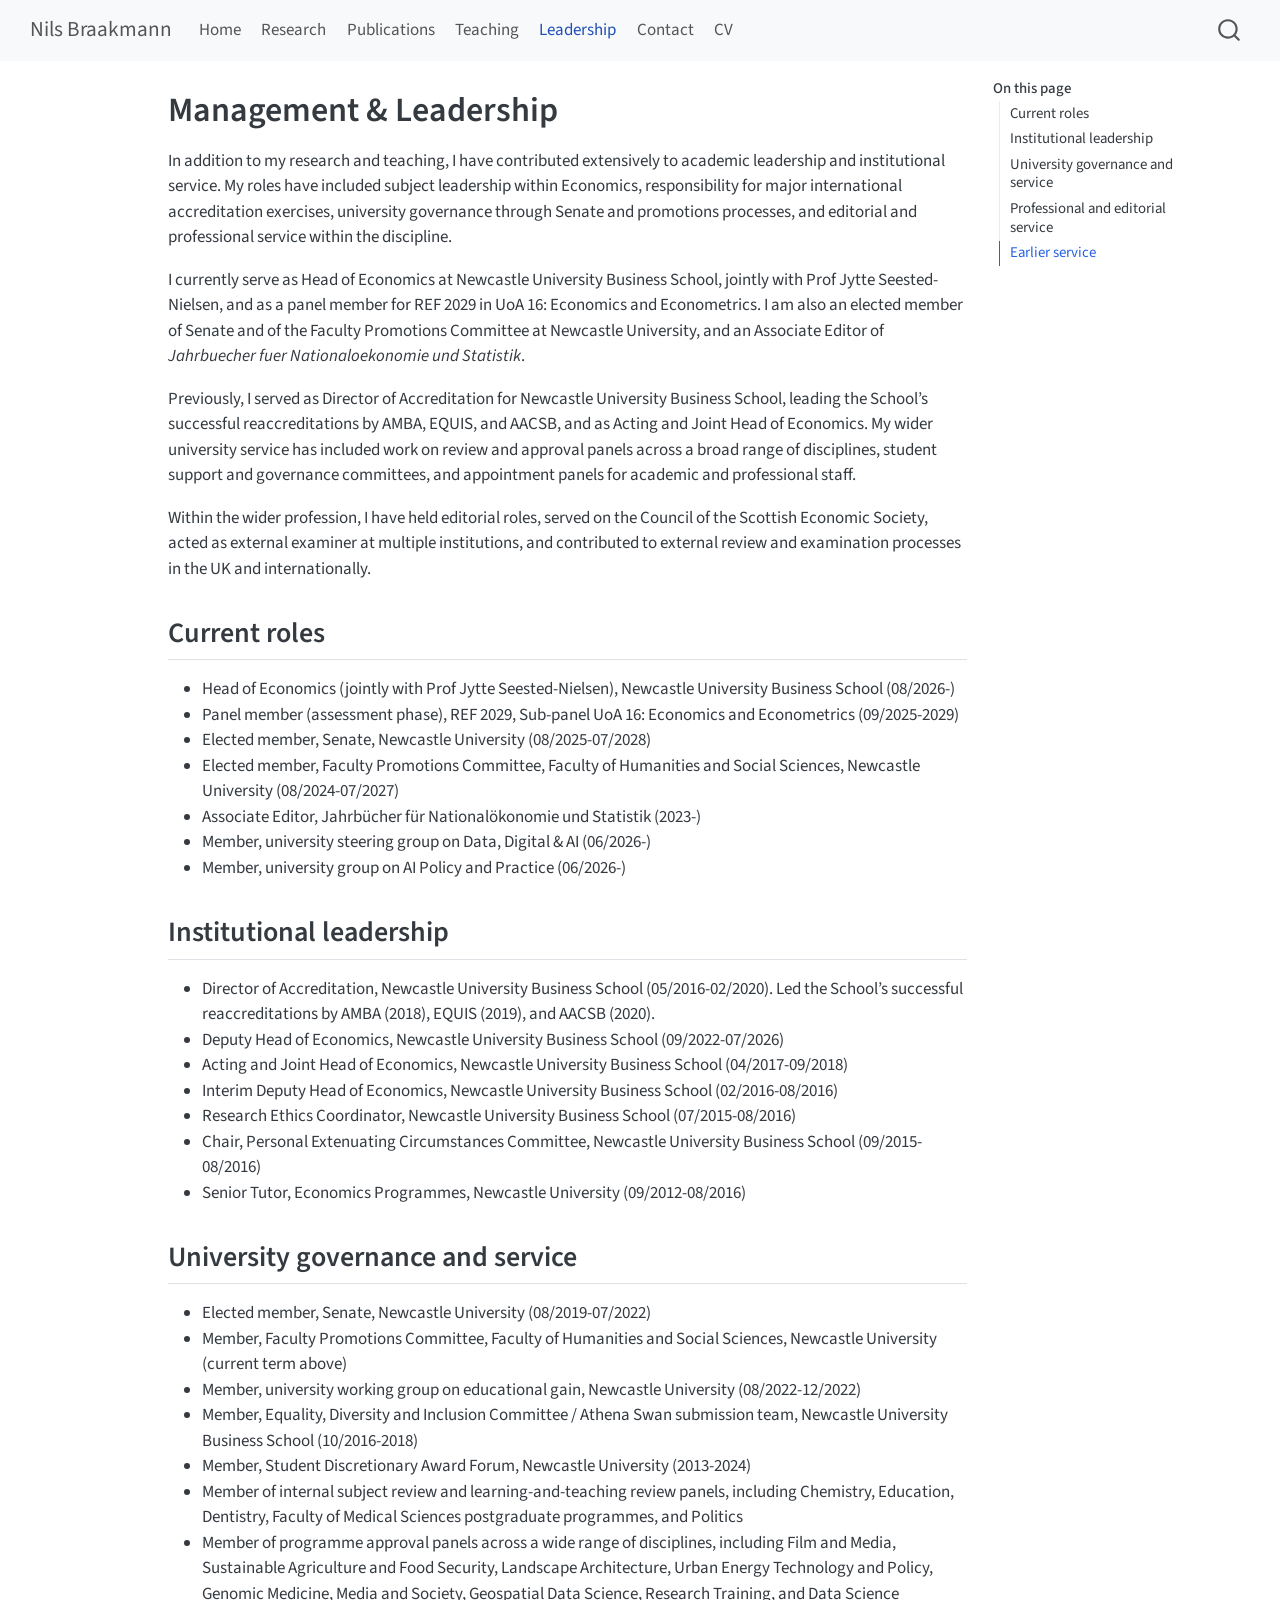
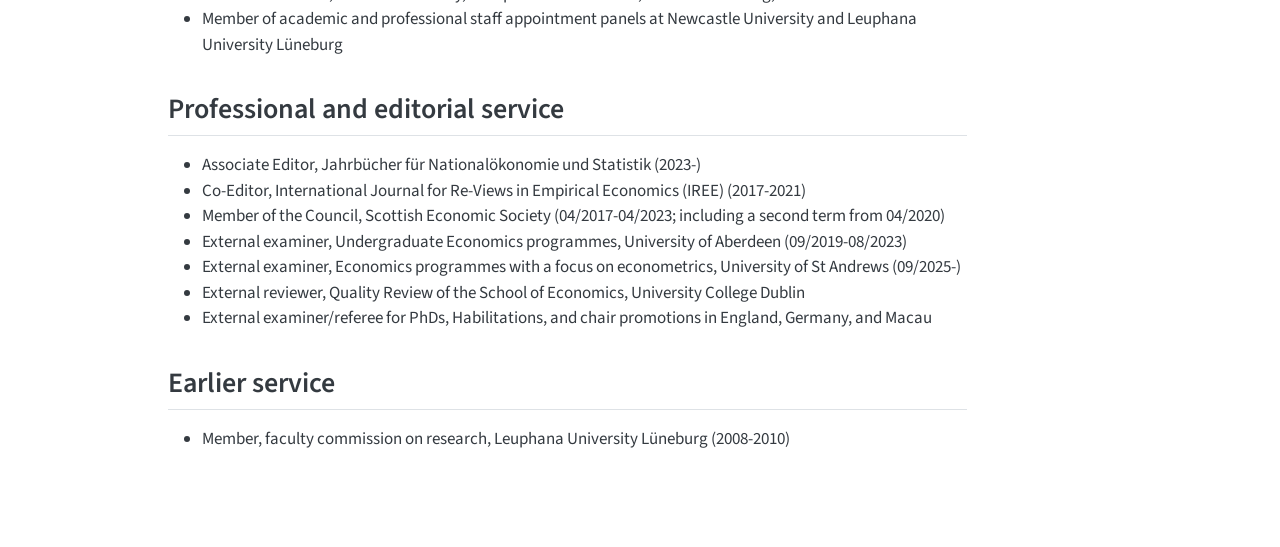
<file: docs/leadership.html>
<!DOCTYPE html>
<html xmlns="http://www.w3.org/1999/xhtml" lang="en" xml:lang="en"><head>

<meta charset="utf-8">
<meta name="generator" content="quarto-1.9.36">

<meta name="viewport" content="width=device-width, initial-scale=1.0, user-scalable=yes">


<title>Management &amp; Leadership – Nils Braakmann</title>
<style>
/* Default styles provided by pandoc.
** See https://pandoc.org/MANUAL.html#variables-for-html for config info.
*/
code{white-space: pre-wrap;}
span.smallcaps{font-variant: small-caps;}
div.columns{display: flex; gap: min(4vw, 1.5em);}
div.column{flex: auto; overflow-x: auto;}
div.hanging-indent{margin-left: 1.5em; text-indent: -1.5em;}
ul.task-list{list-style: none;}
ul.task-list li input[type="checkbox"] {
  width: 0.8em;
  margin: 0 0.8em 0.2em -1em; /* quarto-specific, see https://github.com/quarto-dev/quarto-cli/issues/4556 */ 
  vertical-align: middle;
}
</style>


<script src="site_libs/quarto-nav/quarto-nav.js"></script>
<script src="site_libs/quarto-nav/headroom.min.js"></script>
<script src="site_libs/clipboard/clipboard.min.js"></script>
<script src="site_libs/quarto-search/autocomplete.umd.js"></script>
<script src="site_libs/quarto-search/fuse.min.js"></script>
<script src="site_libs/quarto-search/quarto-search.js"></script>
<meta name="quarto:offset" content="./">
<script src="site_libs/quarto-html/quarto.js" type="module"></script>
<script src="site_libs/quarto-html/tabsets/tabsets.js" type="module"></script>
<script src="site_libs/quarto-html/popper.min.js"></script>
<script src="site_libs/quarto-html/tippy.umd.min.js"></script>
<script src="site_libs/quarto-html/anchor.min.js"></script>
<link href="site_libs/quarto-html/tippy.css" rel="stylesheet">
<link href="site_libs/quarto-html/quarto-syntax-highlighting-845c23b38eaddc0f92fda52bfe77a8c8.css" rel="stylesheet" id="quarto-text-highlighting-styles">
<script src="site_libs/bootstrap/bootstrap.min.js"></script>
<link href="site_libs/bootstrap/bootstrap-icons.css" rel="stylesheet">
<link href="site_libs/bootstrap/bootstrap-158031087360bce0ff56dc785ce39e06.min.css" rel="stylesheet" append-hash="true" id="quarto-bootstrap" data-mode="light">
<script id="quarto-search-options" type="application/json">{
  "location": "navbar",
  "copy-button": false,
  "collapse-after": 3,
  "panel-placement": "end",
  "type": "overlay",
  "limit": 50,
  "keyboard-shortcut": [
    "f",
    "/",
    "s"
  ],
  "show-item-context": false,
  "language": {
    "search-no-results-text": "No results",
    "search-matching-documents-text": "matching documents",
    "search-copy-link-title": "Copy link to search",
    "search-hide-matches-text": "Hide additional matches",
    "search-more-match-text": "more match in this document",
    "search-more-matches-text": "more matches in this document",
    "search-clear-button-title": "Clear",
    "search-text-placeholder": "",
    "search-detached-cancel-button-title": "Cancel",
    "search-submit-button-title": "Submit",
    "search-label": "Search"
  }
}</script>


<link rel="stylesheet" href="styles.css">
</head>

<body class="nav-fixed quarto-light">

<div id="quarto-search-results"></div>
  <header id="quarto-header" class="headroom fixed-top">
    <nav class="navbar navbar-expand-lg " data-bs-theme="dark">
      <div class="navbar-container container-fluid">
      <div class="navbar-brand-container mx-auto">
    <a class="navbar-brand" href="./index.html">
    <span class="navbar-title">Nils Braakmann</span>
    </a>
  </div>
            <div id="quarto-search" class="" title="Search"></div>
          <button class="navbar-toggler" type="button" data-bs-toggle="collapse" data-bs-target="#navbarCollapse" aria-controls="navbarCollapse" role="menu" aria-expanded="false" aria-label="Toggle navigation" onclick="if (window.quartoToggleHeadroom) { window.quartoToggleHeadroom(); }">
  <span class="navbar-toggler-icon"></span>
</button>
          <div class="collapse navbar-collapse" id="navbarCollapse">
            <ul class="navbar-nav navbar-nav-scroll me-auto">
  <li class="nav-item">
    <a class="nav-link" href="./index.html"> 
<span class="menu-text">Home</span></a>
  </li>  
  <li class="nav-item">
    <a class="nav-link" href="./research.html"> 
<span class="menu-text">Research</span></a>
  </li>  
  <li class="nav-item">
    <a class="nav-link" href="./publications.html"> 
<span class="menu-text">Publications</span></a>
  </li>  
  <li class="nav-item">
    <a class="nav-link" href="./teaching.html"> 
<span class="menu-text">Teaching</span></a>
  </li>  
  <li class="nav-item">
    <a class="nav-link active" href="./leadership.html" aria-current="page"> 
<span class="menu-text">Leadership</span></a>
  </li>  
  <li class="nav-item">
    <a class="nav-link" href="./contact.html"> 
<span class="menu-text">Contact</span></a>
  </li>  
  <li class="nav-item">
    <a class="nav-link" href="https://www.dropbox.com/scl/fi/pwlra56p5qgnsfm3jgwml/cv_short.pdf?rlkey=3xcc5ol8gobuhwgbkxdwrzdqi&amp;dl=0"> 
<span class="menu-text">CV</span></a>
  </li>  
</ul>
          </div> <!-- /navcollapse -->
            <div class="quarto-navbar-tools">
</div>
      </div> <!-- /container-fluid -->
    </nav>
</header>
<!-- content -->
<div id="quarto-content" class="quarto-container page-columns page-rows-contents page-layout-article page-navbar">
<!-- sidebar -->
<!-- margin-sidebar -->
    <div id="quarto-margin-sidebar" class="sidebar margin-sidebar">
        <nav id="TOC" role="doc-toc" class="toc-active">
    <h2 id="toc-title">On this page</h2>
   
  <ul>
  <li><a href="#current-roles" id="toc-current-roles" class="nav-link active" data-scroll-target="#current-roles">Current roles</a></li>
  <li><a href="#institutional-leadership" id="toc-institutional-leadership" class="nav-link" data-scroll-target="#institutional-leadership">Institutional leadership</a></li>
  <li><a href="#university-governance-and-service" id="toc-university-governance-and-service" class="nav-link" data-scroll-target="#university-governance-and-service">University governance and service</a></li>
  <li><a href="#professional-and-editorial-service" id="toc-professional-and-editorial-service" class="nav-link" data-scroll-target="#professional-and-editorial-service">Professional and editorial service</a></li>
  <li><a href="#earlier-service" id="toc-earlier-service" class="nav-link" data-scroll-target="#earlier-service">Earlier service</a></li>
  </ul>
</nav>
    </div>
<!-- main -->
<main class="content" id="quarto-document-content">

<header id="title-block-header" class="quarto-title-block default">
<div class="quarto-title">
<h1 class="title">Management &amp; Leadership</h1>
</div>



<div class="quarto-title-meta">

    
  
    
  </div>
  


</header>


<p>In addition to my research and teaching, I have contributed extensively to academic leadership and institutional service. My roles have included subject leadership within Economics, responsibility for major international accreditation exercises, university governance through Senate and promotions processes, and editorial and professional service within the discipline.</p>
<p>I currently serve as Head of Economics at Newcastle University Business School, jointly with Prof Jytte Seested-Nielsen, and as a panel member for REF 2029 in UoA 16: Economics and Econometrics. I am also an elected member of Senate and of the Faculty Promotions Committee at Newcastle University, and an Associate Editor of <em>Jahrbuecher fuer Nationaloekonomie und Statistik</em>.</p>
<p>Previously, I served as Director of Accreditation for Newcastle University Business School, leading the School’s successful reaccreditations by AMBA, EQUIS, and AACSB, and as Acting and Joint Head of Economics. My wider university service has included work on review and approval panels across a broad range of disciplines, student support and governance committees, and appointment panels for academic and professional staff.</p>
<p>Within the wider profession, I have held editorial roles, served on the Council of the Scottish Economic Society, acted as external examiner at multiple institutions, and contributed to external review and examination processes in the UK and internationally.</p>
<section id="current-roles" class="level2">
<h2 class="anchored" data-anchor-id="current-roles">Current roles</h2>
<ul>
<li>Head of Economics (jointly with Prof Jytte Seested-Nielsen), Newcastle University Business School (08/2026-)</li>
<li>Panel member (assessment phase), REF 2029, Sub-panel UoA 16: Economics and Econometrics (09/2025-2029)</li>
<li>Elected member, Senate, Newcastle University (08/2025-07/2028)</li>
<li>Elected member, Faculty Promotions Committee, Faculty of Humanities and Social Sciences, Newcastle University (08/2024-07/2027)</li>
<li>Associate Editor, Jahrbücher für Nationalökonomie und Statistik (2023-)</li>
<li>Member, university steering group on Data, Digital &amp; AI (06/2026-)</li>
<li>Member, university group on AI Policy and Practice (06/2026-)</li>
</ul>
</section>
<section id="institutional-leadership" class="level2">
<h2 class="anchored" data-anchor-id="institutional-leadership">Institutional leadership</h2>
<ul>
<li>Director of Accreditation, Newcastle University Business School (05/2016-02/2020). Led the School’s successful reaccreditations by AMBA (2018), EQUIS (2019), and AACSB (2020).</li>
<li>Deputy Head of Economics, Newcastle University Business School (09/2022-07/2026)</li>
<li>Acting and Joint Head of Economics, Newcastle University Business School (04/2017-09/2018)</li>
<li>Interim Deputy Head of Economics, Newcastle University Business School (02/2016-08/2016)</li>
<li>Research Ethics Coordinator, Newcastle University Business School (07/2015-08/2016)</li>
<li>Chair, Personal Extenuating Circumstances Committee, Newcastle University Business School (09/2015-08/2016)</li>
<li>Senior Tutor, Economics Programmes, Newcastle University (09/2012-08/2016)</li>
</ul>
</section>
<section id="university-governance-and-service" class="level2">
<h2 class="anchored" data-anchor-id="university-governance-and-service">University governance and service</h2>
<ul>
<li>Elected member, Senate, Newcastle University (08/2019-07/2022)</li>
<li>Member, Faculty Promotions Committee, Faculty of Humanities and Social Sciences, Newcastle University (current term above)</li>
<li>Member, university working group on educational gain, Newcastle University (08/2022-12/2022)</li>
<li>Member, Equality, Diversity and Inclusion Committee / Athena Swan submission team, Newcastle University Business School (10/2016-2018)</li>
<li>Member, Student Discretionary Award Forum, Newcastle University (2013-2024)</li>
<li>Member of internal subject review and learning-and-teaching review panels, including Chemistry, Education, Dentistry, Faculty of Medical Sciences postgraduate programmes, and Politics</li>
<li>Member of programme approval panels across a wide range of disciplines, including Film and Media, Sustainable Agriculture and Food Security, Landscape Architecture, Urban Energy Technology and Policy, Genomic Medicine, Media and Society, Geospatial Data Science, Research Training, and Data Science</li>
<li>Member of academic and professional staff appointment panels at Newcastle University and Leuphana University Lüneburg</li>
</ul>
</section>
<section id="professional-and-editorial-service" class="level2">
<h2 class="anchored" data-anchor-id="professional-and-editorial-service">Professional and editorial service</h2>
<ul>
<li>Associate Editor, Jahrbücher für Nationalökonomie und Statistik (2023-)</li>
<li>Co-Editor, International Journal for Re-Views in Empirical Economics (IREE) (2017-2021)</li>
<li>Member of the Council, Scottish Economic Society (04/2017-04/2023; including a second term from 04/2020)</li>
<li>External examiner, Undergraduate Economics programmes, University of Aberdeen (09/2019-08/2023)</li>
<li>External examiner, Economics programmes with a focus on econometrics, University of St Andrews (09/2025-)</li>
<li>External reviewer, Quality Review of the School of Economics, University College Dublin</li>
<li>External examiner/referee for PhDs, Habilitations, and chair promotions in England, Germany, and Macau</li>
</ul>
</section>
<section id="earlier-service" class="level2">
<h2 class="anchored" data-anchor-id="earlier-service">Earlier service</h2>
<ul>
<li>Member, faculty commission on research, Leuphana University Lüneburg (2008-2010)</li>
</ul>


</section>

</main> <!-- /main -->
<script id="quarto-html-after-body" type="application/javascript">
  window.document.addEventListener("DOMContentLoaded", function (event) {
    const icon = "";
    const anchorJS = new window.AnchorJS();
    anchorJS.options = {
      placement: 'right',
      icon: icon
    };
    anchorJS.add('.anchored');
    const isCodeAnnotation = (el) => {
      for (const clz of el.classList) {
        if (clz.startsWith('code-annotation-')) {                     
          return true;
        }
      }
      return false;
    }
    const onCopySuccess = function(e) {
      // button target
      const button = e.trigger;
      // don't keep focus
      button.blur();
      // flash "checked"
      button.classList.add('code-copy-button-checked');
      var currentTitle = button.getAttribute("title");
      button.setAttribute("title", "Copied!");
      let tooltip;
      if (window.bootstrap) {
        button.setAttribute("data-bs-toggle", "tooltip");
        button.setAttribute("data-bs-placement", "left");
        button.setAttribute("data-bs-title", "Copied!");
        tooltip = new bootstrap.Tooltip(button, 
          { trigger: "manual", 
            customClass: "code-copy-button-tooltip",
            offset: [0, -8]});
        tooltip.show();    
      }
      setTimeout(function() {
        if (tooltip) {
          tooltip.hide();
          button.removeAttribute("data-bs-title");
          button.removeAttribute("data-bs-toggle");
          button.removeAttribute("data-bs-placement");
        }
        button.setAttribute("title", currentTitle);
        button.classList.remove('code-copy-button-checked');
      }, 1000);
      // clear code selection
      e.clearSelection();
    }
    const getTextToCopy = function(trigger) {
      const outerScaffold = trigger.parentElement.cloneNode(true);
      const codeEl = outerScaffold.querySelector('code');
      for (const childEl of codeEl.children) {
        if (isCodeAnnotation(childEl)) {
          childEl.remove();
        }
      }
      return codeEl.innerText;
    }
    const clipboard = new window.ClipboardJS('.code-copy-button:not([data-in-quarto-modal])', {
      text: getTextToCopy
    });
    clipboard.on('success', onCopySuccess);
    if (window.document.getElementById('quarto-embedded-source-code-modal')) {
      const clipboardModal = new window.ClipboardJS('.code-copy-button[data-in-quarto-modal]', {
        text: getTextToCopy,
        container: window.document.getElementById('quarto-embedded-source-code-modal')
      });
      clipboardModal.on('success', onCopySuccess);
    }
      var localhostRegex = new RegExp(/^(?:http|https):\/\/localhost\:?[0-9]*\//);
      var mailtoRegex = new RegExp(/^mailto:/);
        var filterRegex = new RegExp("https:\/\/nilsbraakmann\.github\.io\/nils-site\/");
      var isInternal = (href) => {
          return filterRegex.test(href) || localhostRegex.test(href) || mailtoRegex.test(href);
      }
      // Inspect non-navigation links and adorn them if external
     var links = window.document.querySelectorAll('a[href]:not(.nav-link):not(.navbar-brand):not(.toc-action):not(.sidebar-link):not(.sidebar-item-toggle):not(.pagination-link):not(.no-external):not([aria-hidden]):not(.dropdown-item):not(.quarto-navigation-tool):not(.about-link)');
      for (var i=0; i<links.length; i++) {
        const link = links[i];
        if (!isInternal(link.href)) {
          // undo the damage that might have been done by quarto-nav.js in the case of
          // links that we want to consider external
          if (link.dataset.originalHref !== undefined) {
            link.href = link.dataset.originalHref;
          }
        }
      }
    function tippyHover(el, contentFn, onTriggerFn, onUntriggerFn) {
      const config = {
        allowHTML: true,
        maxWidth: 500,
        delay: 100,
        arrow: false,
        appendTo: function(el) {
            return el.parentElement;
        },
        interactive: true,
        interactiveBorder: 10,
        theme: 'quarto',
        placement: 'bottom-start',
      };
      if (contentFn) {
        config.content = contentFn;
      }
      if (onTriggerFn) {
        config.onTrigger = onTriggerFn;
      }
      if (onUntriggerFn) {
        config.onUntrigger = onUntriggerFn;
      }
      window.tippy(el, config); 
    }
    const noterefs = window.document.querySelectorAll('a[role="doc-noteref"]');
    for (var i=0; i<noterefs.length; i++) {
      const ref = noterefs[i];
      tippyHover(ref, function() {
        // use id or data attribute instead here
        let href = ref.getAttribute('data-footnote-href') || ref.getAttribute('href');
        try { href = new URL(href).hash; } catch {}
        const id = href.replace(/^#\/?/, "");
        const note = window.document.getElementById(id);
        if (note) {
          return note.innerHTML;
        } else {
          return "";
        }
      });
    }
    const xrefs = window.document.querySelectorAll('a.quarto-xref');
    const processXRef = (id, note) => {
      // Strip column container classes
      const stripColumnClz = (el) => {
        el.classList.remove("page-full", "page-columns");
        if (el.children) {
          for (const child of el.children) {
            stripColumnClz(child);
          }
        }
      }
      stripColumnClz(note)
      if (id === null || id.startsWith('sec-')) {
        // Special case sections, only their first couple elements
        const container = document.createElement("div");
        if (note.children && note.children.length > 2) {
          container.appendChild(note.children[0].cloneNode(true));
          for (let i = 1; i < note.children.length; i++) {
            const child = note.children[i];
            if (child.tagName === "P" && child.innerText === "") {
              continue;
            } else {
              container.appendChild(child.cloneNode(true));
              break;
            }
          }
          if (window.Quarto?.typesetMath) {
            window.Quarto.typesetMath(container);
          }
          return container.innerHTML
        } else {
          if (window.Quarto?.typesetMath) {
            window.Quarto.typesetMath(note);
          }
          return note.innerHTML;
        }
      } else {
        // Remove any anchor links if they are present
        const anchorLink = note.querySelector('a.anchorjs-link');
        if (anchorLink) {
          anchorLink.remove();
        }
        if (window.Quarto?.typesetMath) {
          window.Quarto.typesetMath(note);
        }
        if (note.classList.contains("callout")) {
          return note.outerHTML;
        } else {
          return note.innerHTML;
        }
      }
    }
    for (var i=0; i<xrefs.length; i++) {
      const xref = xrefs[i];
      tippyHover(xref, undefined, function(instance) {
        instance.disable();
        let url = xref.getAttribute('href');
        let hash = undefined; 
        if (url.startsWith('#')) {
          hash = url;
        } else {
          try { hash = new URL(url).hash; } catch {}
        }
        if (hash) {
          const id = hash.replace(/^#\/?/, "");
          const note = window.document.getElementById(id);
          if (note !== null) {
            try {
              const html = processXRef(id, note.cloneNode(true));
              instance.setContent(html);
            } finally {
              instance.enable();
              instance.show();
            }
          } else {
            // See if we can fetch this
            fetch(url.split('#')[0])
            .then(res => res.text())
            .then(html => {
              const parser = new DOMParser();
              const htmlDoc = parser.parseFromString(html, "text/html");
              const note = htmlDoc.getElementById(id);
              if (note !== null) {
                const html = processXRef(id, note);
                instance.setContent(html);
              } 
            }).finally(() => {
              instance.enable();
              instance.show();
            });
          }
        } else {
          // See if we can fetch a full url (with no hash to target)
          // This is a special case and we should probably do some content thinning / targeting
          fetch(url)
          .then(res => res.text())
          .then(html => {
            const parser = new DOMParser();
            const htmlDoc = parser.parseFromString(html, "text/html");
            const note = htmlDoc.querySelector('main.content');
            if (note !== null) {
              // This should only happen for chapter cross references
              // (since there is no id in the URL)
              // remove the first header
              if (note.children.length > 0 && note.children[0].tagName === "HEADER") {
                note.children[0].remove();
              }
              const html = processXRef(null, note);
              instance.setContent(html);
            } 
          }).finally(() => {
            instance.enable();
            instance.show();
          });
        }
      }, function(instance) {
      });
    }
        let selectedAnnoteEl;
        const selectorForAnnotation = ( cell, annotation) => {
          let cellAttr = 'data-code-cell="' + cell + '"';
          let lineAttr = 'data-code-annotation="' +  annotation + '"';
          const selector = 'span[' + cellAttr + '][' + lineAttr + ']';
          return selector;
        }
        const selectCodeLines = (annoteEl) => {
          const doc = window.document;
          const targetCell = annoteEl.getAttribute("data-target-cell");
          const targetAnnotation = annoteEl.getAttribute("data-target-annotation");
          const annoteSpan = window.document.querySelector(selectorForAnnotation(targetCell, targetAnnotation));
          const lines = annoteSpan.getAttribute("data-code-lines").split(",");
          const lineIds = lines.map((line) => {
            return targetCell + "-" + line;
          })
          let top = null;
          let height = null;
          let parent = null;
          if (lineIds.length > 0) {
              //compute the position of the single el (top and bottom and make a div)
              const el = window.document.getElementById(lineIds[0]);
              top = el.offsetTop;
              height = el.offsetHeight;
              parent = el.parentElement.parentElement;
            if (lineIds.length > 1) {
              const lastEl = window.document.getElementById(lineIds[lineIds.length - 1]);
              const bottom = lastEl.offsetTop + lastEl.offsetHeight;
              height = bottom - top;
            }
            if (top !== null && height !== null && parent !== null) {
              // cook up a div (if necessary) and position it 
              let div = window.document.getElementById("code-annotation-line-highlight");
              if (div === null) {
                div = window.document.createElement("div");
                div.setAttribute("id", "code-annotation-line-highlight");
                div.style.position = 'absolute';
                parent.appendChild(div);
              }
              div.style.top = top - 2 + "px";
              div.style.height = height + 4 + "px";
              div.style.left = 0;
              let gutterDiv = window.document.getElementById("code-annotation-line-highlight-gutter");
              if (gutterDiv === null) {
                gutterDiv = window.document.createElement("div");
                gutterDiv.setAttribute("id", "code-annotation-line-highlight-gutter");
                gutterDiv.style.position = 'absolute';
                const codeCell = window.document.getElementById(targetCell);
                const gutter = codeCell.querySelector('.code-annotation-gutter');
                gutter.appendChild(gutterDiv);
              }
              gutterDiv.style.top = top - 2 + "px";
              gutterDiv.style.height = height + 4 + "px";
            }
            selectedAnnoteEl = annoteEl;
          }
        };
        const unselectCodeLines = () => {
          const elementsIds = ["code-annotation-line-highlight", "code-annotation-line-highlight-gutter"];
          elementsIds.forEach((elId) => {
            const div = window.document.getElementById(elId);
            if (div) {
              div.remove();
            }
          });
          selectedAnnoteEl = undefined;
        };
          // Handle positioning of the toggle
      window.addEventListener(
        "resize",
        throttle(() => {
          elRect = undefined;
          if (selectedAnnoteEl) {
            selectCodeLines(selectedAnnoteEl);
          }
        }, 10)
      );
      function throttle(fn, ms) {
      let throttle = false;
      let timer;
        return (...args) => {
          if(!throttle) { // first call gets through
              fn.apply(this, args);
              throttle = true;
          } else { // all the others get throttled
              if(timer) clearTimeout(timer); // cancel #2
              timer = setTimeout(() => {
                fn.apply(this, args);
                timer = throttle = false;
              }, ms);
          }
        };
      }
        // Attach click handler to the DT
        const annoteDls = window.document.querySelectorAll('dt[data-target-cell]');
        for (const annoteDlNode of annoteDls) {
          annoteDlNode.addEventListener('click', (event) => {
            const clickedEl = event.target;
            if (clickedEl !== selectedAnnoteEl) {
              unselectCodeLines();
              const activeEl = window.document.querySelector('dt[data-target-cell].code-annotation-active');
              if (activeEl) {
                activeEl.classList.remove('code-annotation-active');
              }
              selectCodeLines(clickedEl);
              clickedEl.classList.add('code-annotation-active');
            } else {
              // Unselect the line
              unselectCodeLines();
              clickedEl.classList.remove('code-annotation-active');
            }
          });
        }
    const findCites = (el) => {
      const parentEl = el.parentElement;
      if (parentEl) {
        const cites = parentEl.dataset.cites;
        if (cites) {
          return {
            el,
            cites: cites.split(' ')
          };
        } else {
          return findCites(el.parentElement)
        }
      } else {
        return undefined;
      }
    };
    var bibliorefs = window.document.querySelectorAll('a[role="doc-biblioref"]');
    for (var i=0; i<bibliorefs.length; i++) {
      const ref = bibliorefs[i];
      const citeInfo = findCites(ref);
      if (citeInfo) {
        tippyHover(citeInfo.el, function() {
          var popup = window.document.createElement('div');
          citeInfo.cites.forEach(function(cite) {
            var citeDiv = window.document.createElement('div');
            citeDiv.classList.add('hanging-indent');
            citeDiv.classList.add('csl-entry');
            var biblioDiv = window.document.getElementById('ref-' + cite);
            if (biblioDiv) {
              citeDiv.innerHTML = biblioDiv.innerHTML;
            }
            popup.appendChild(citeDiv);
          });
          return popup.innerHTML;
        });
      }
    }
  });
  </script>
</div> <!-- /content -->




</body></html>
</file>
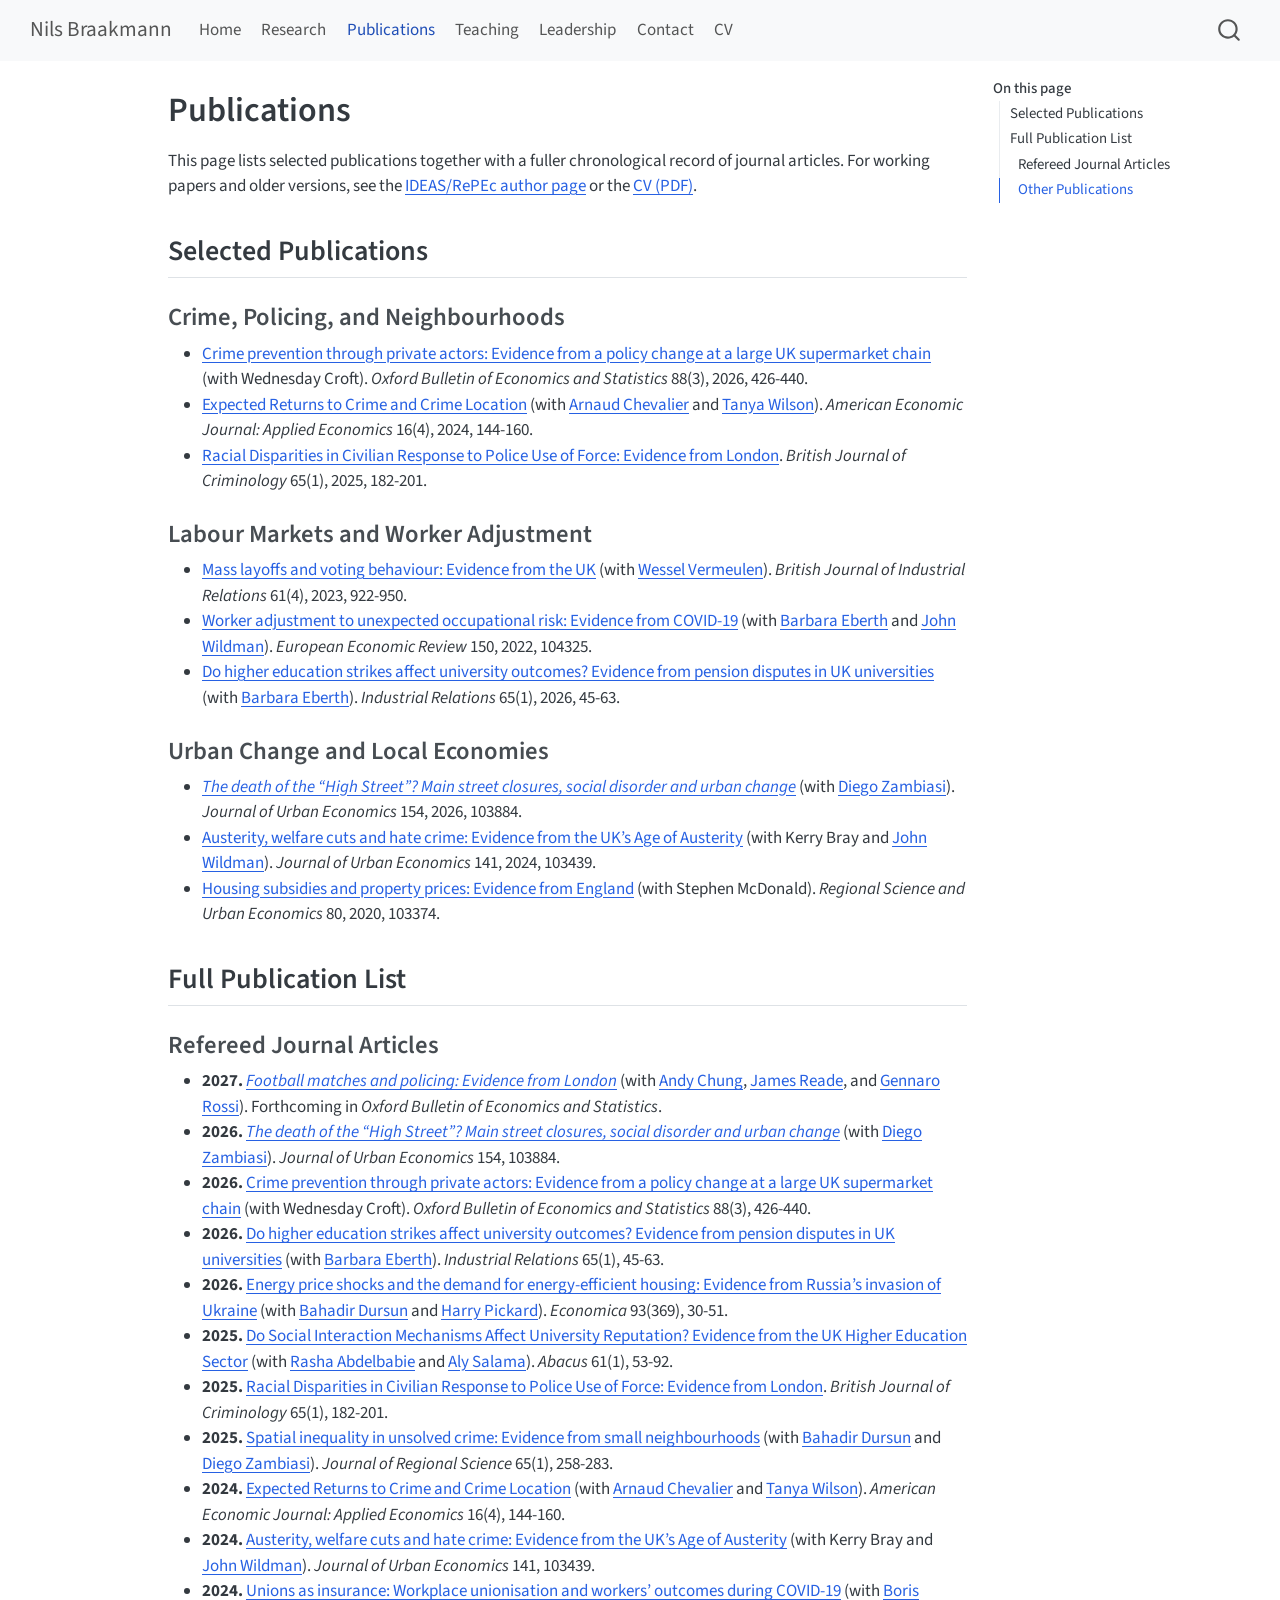
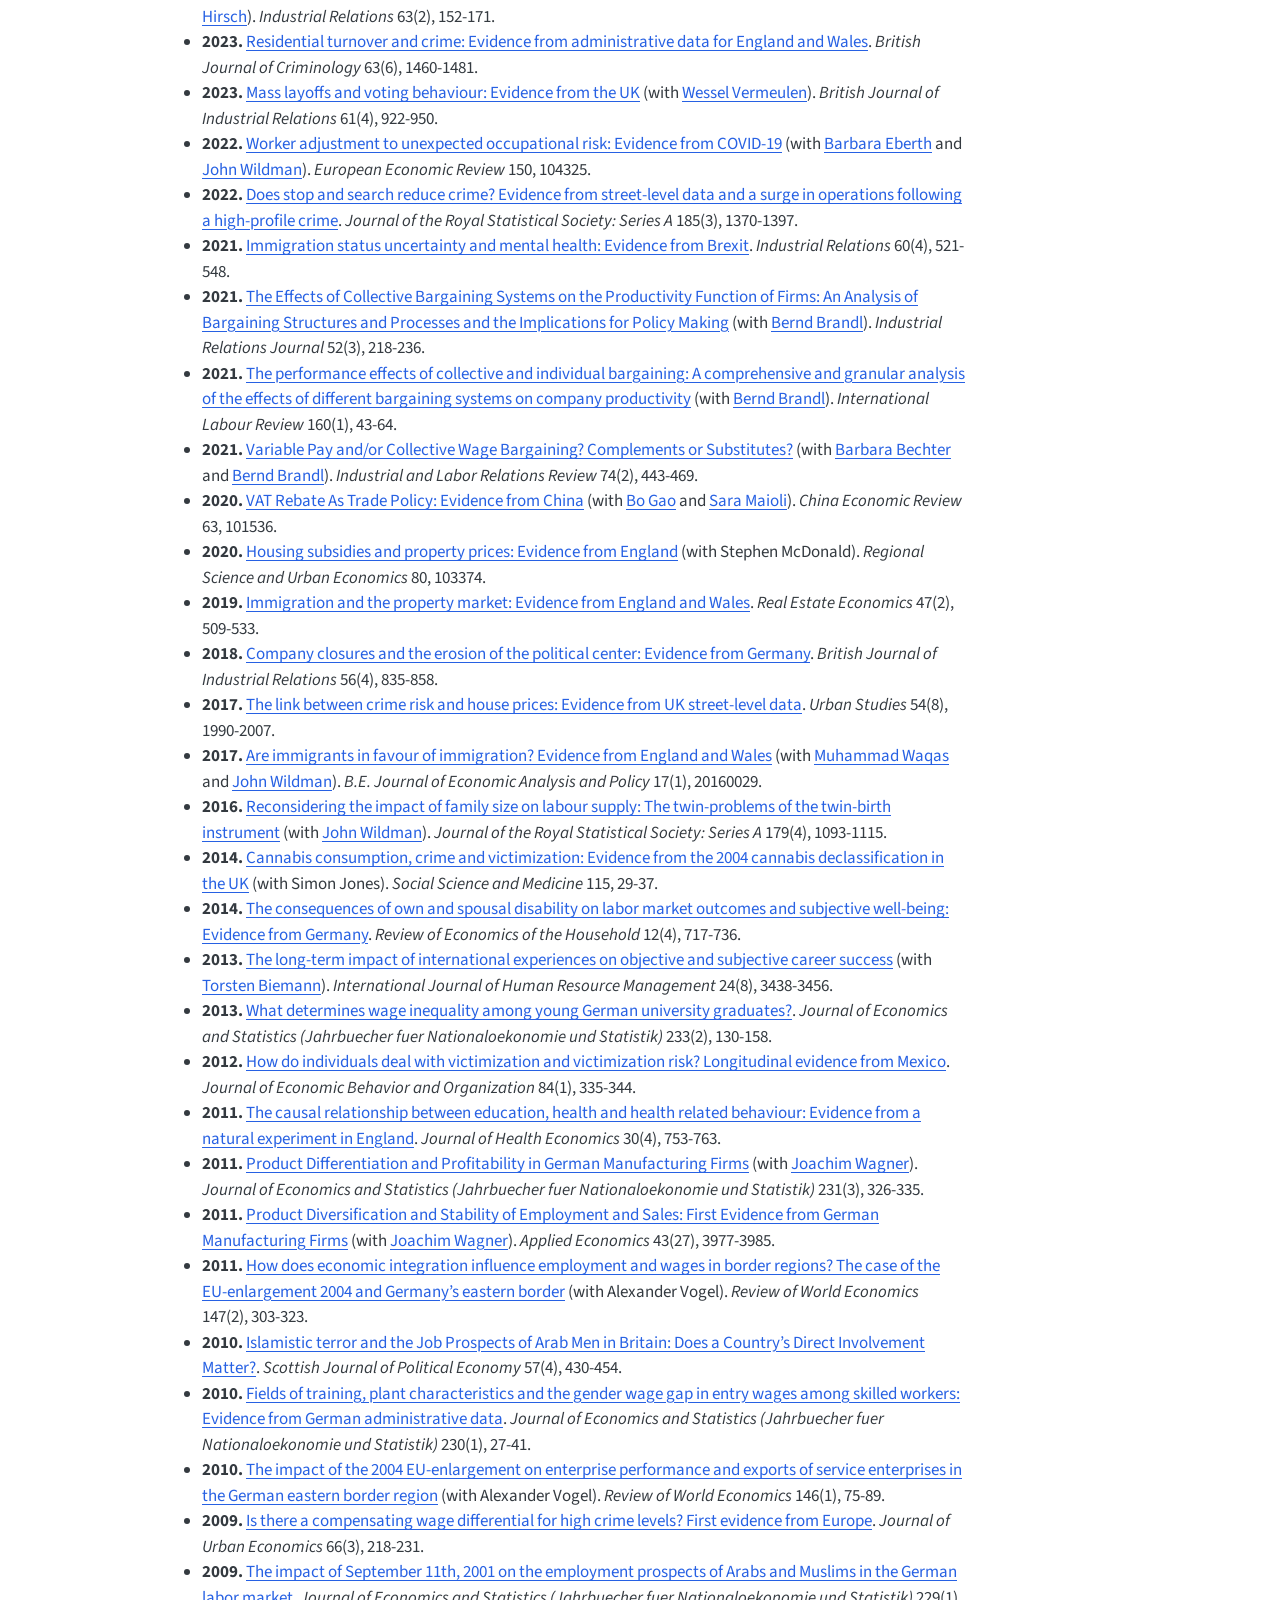
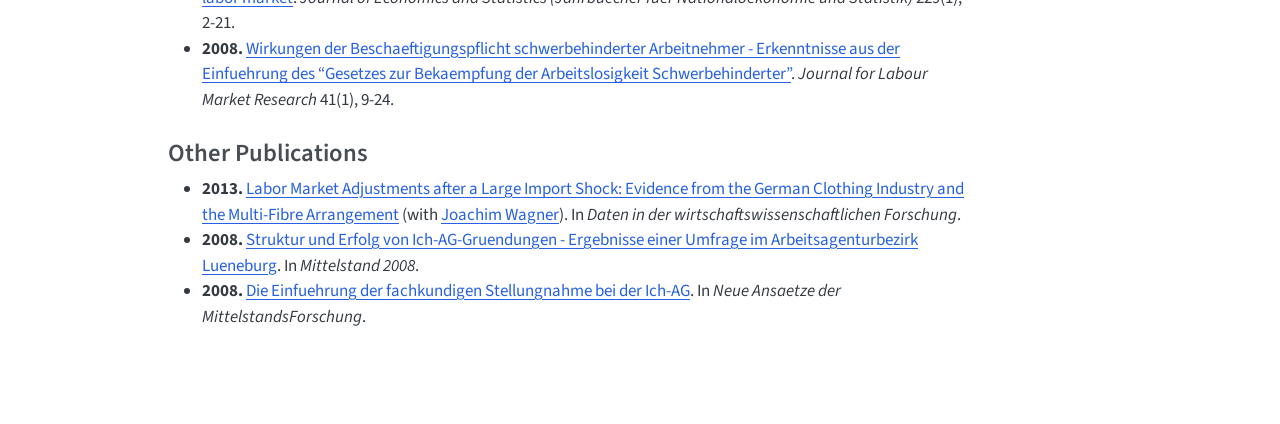
<file: docs/publications.html>
<!DOCTYPE html>
<html xmlns="http://www.w3.org/1999/xhtml" lang="en" xml:lang="en"><head>

<meta charset="utf-8">
<meta name="generator" content="quarto-1.9.36">

<meta name="viewport" content="width=device-width, initial-scale=1.0, user-scalable=yes">


<title>Publications – Nils Braakmann</title>
<style>
/* Default styles provided by pandoc.
** See https://pandoc.org/MANUAL.html#variables-for-html for config info.
*/
code{white-space: pre-wrap;}
span.smallcaps{font-variant: small-caps;}
div.columns{display: flex; gap: min(4vw, 1.5em);}
div.column{flex: auto; overflow-x: auto;}
div.hanging-indent{margin-left: 1.5em; text-indent: -1.5em;}
ul.task-list{list-style: none;}
ul.task-list li input[type="checkbox"] {
  width: 0.8em;
  margin: 0 0.8em 0.2em -1em; /* quarto-specific, see https://github.com/quarto-dev/quarto-cli/issues/4556 */ 
  vertical-align: middle;
}
</style>


<script src="site_libs/quarto-nav/quarto-nav.js"></script>
<script src="site_libs/quarto-nav/headroom.min.js"></script>
<script src="site_libs/clipboard/clipboard.min.js"></script>
<script src="site_libs/quarto-search/autocomplete.umd.js"></script>
<script src="site_libs/quarto-search/fuse.min.js"></script>
<script src="site_libs/quarto-search/quarto-search.js"></script>
<meta name="quarto:offset" content="./">
<script src="site_libs/quarto-html/quarto.js" type="module"></script>
<script src="site_libs/quarto-html/tabsets/tabsets.js" type="module"></script>
<script src="site_libs/quarto-html/popper.min.js"></script>
<script src="site_libs/quarto-html/tippy.umd.min.js"></script>
<script src="site_libs/quarto-html/anchor.min.js"></script>
<link href="site_libs/quarto-html/tippy.css" rel="stylesheet">
<link href="site_libs/quarto-html/quarto-syntax-highlighting-845c23b38eaddc0f92fda52bfe77a8c8.css" rel="stylesheet" id="quarto-text-highlighting-styles">
<script src="site_libs/bootstrap/bootstrap.min.js"></script>
<link href="site_libs/bootstrap/bootstrap-icons.css" rel="stylesheet">
<link href="site_libs/bootstrap/bootstrap-158031087360bce0ff56dc785ce39e06.min.css" rel="stylesheet" append-hash="true" id="quarto-bootstrap" data-mode="light">
<script id="quarto-search-options" type="application/json">{
  "location": "navbar",
  "copy-button": false,
  "collapse-after": 3,
  "panel-placement": "end",
  "type": "overlay",
  "limit": 50,
  "keyboard-shortcut": [
    "f",
    "/",
    "s"
  ],
  "show-item-context": false,
  "language": {
    "search-no-results-text": "No results",
    "search-matching-documents-text": "matching documents",
    "search-copy-link-title": "Copy link to search",
    "search-hide-matches-text": "Hide additional matches",
    "search-more-match-text": "more match in this document",
    "search-more-matches-text": "more matches in this document",
    "search-clear-button-title": "Clear",
    "search-text-placeholder": "",
    "search-detached-cancel-button-title": "Cancel",
    "search-submit-button-title": "Submit",
    "search-label": "Search"
  }
}</script>


<link rel="stylesheet" href="styles.css">
</head>

<body class="nav-fixed quarto-light">

<div id="quarto-search-results"></div>
  <header id="quarto-header" class="headroom fixed-top">
    <nav class="navbar navbar-expand-lg " data-bs-theme="dark">
      <div class="navbar-container container-fluid">
      <div class="navbar-brand-container mx-auto">
    <a class="navbar-brand" href="./index.html">
    <span class="navbar-title">Nils Braakmann</span>
    </a>
  </div>
            <div id="quarto-search" class="" title="Search"></div>
          <button class="navbar-toggler" type="button" data-bs-toggle="collapse" data-bs-target="#navbarCollapse" aria-controls="navbarCollapse" role="menu" aria-expanded="false" aria-label="Toggle navigation" onclick="if (window.quartoToggleHeadroom) { window.quartoToggleHeadroom(); }">
  <span class="navbar-toggler-icon"></span>
</button>
          <div class="collapse navbar-collapse" id="navbarCollapse">
            <ul class="navbar-nav navbar-nav-scroll me-auto">
  <li class="nav-item">
    <a class="nav-link" href="./index.html"> 
<span class="menu-text">Home</span></a>
  </li>  
  <li class="nav-item">
    <a class="nav-link" href="./research.html"> 
<span class="menu-text">Research</span></a>
  </li>  
  <li class="nav-item">
    <a class="nav-link active" href="./publications.html" aria-current="page"> 
<span class="menu-text">Publications</span></a>
  </li>  
  <li class="nav-item">
    <a class="nav-link" href="./teaching.html"> 
<span class="menu-text">Teaching</span></a>
  </li>  
  <li class="nav-item">
    <a class="nav-link" href="./leadership.html"> 
<span class="menu-text">Leadership</span></a>
  </li>  
  <li class="nav-item">
    <a class="nav-link" href="./contact.html"> 
<span class="menu-text">Contact</span></a>
  </li>  
  <li class="nav-item">
    <a class="nav-link" href="https://www.dropbox.com/scl/fi/pwlra56p5qgnsfm3jgwml/cv_short.pdf?rlkey=3xcc5ol8gobuhwgbkxdwrzdqi&amp;dl=0"> 
<span class="menu-text">CV</span></a>
  </li>  
</ul>
          </div> <!-- /navcollapse -->
            <div class="quarto-navbar-tools">
</div>
      </div> <!-- /container-fluid -->
    </nav>
</header>
<!-- content -->
<div id="quarto-content" class="quarto-container page-columns page-rows-contents page-layout-article page-navbar">
<!-- sidebar -->
<!-- margin-sidebar -->
    <div id="quarto-margin-sidebar" class="sidebar margin-sidebar">
        <nav id="TOC" role="doc-toc" class="toc-active">
    <h2 id="toc-title">On this page</h2>
   
  <ul>
  <li><a href="#selected-publications" id="toc-selected-publications" class="nav-link active" data-scroll-target="#selected-publications">Selected Publications</a>
  <ul class="collapse">
  <li><a href="#crime-policing-and-neighbourhoods" id="toc-crime-policing-and-neighbourhoods" class="nav-link" data-scroll-target="#crime-policing-and-neighbourhoods">Crime, Policing, and Neighbourhoods</a></li>
  <li><a href="#labour-markets-and-worker-adjustment" id="toc-labour-markets-and-worker-adjustment" class="nav-link" data-scroll-target="#labour-markets-and-worker-adjustment">Labour Markets and Worker Adjustment</a></li>
  <li><a href="#urban-change-and-local-economies" id="toc-urban-change-and-local-economies" class="nav-link" data-scroll-target="#urban-change-and-local-economies">Urban Change and Local Economies</a></li>
  </ul></li>
  <li><a href="#full-publication-list" id="toc-full-publication-list" class="nav-link" data-scroll-target="#full-publication-list">Full Publication List</a>
  <ul class="collapse">
  <li><a href="#refereed-journal-articles" id="toc-refereed-journal-articles" class="nav-link" data-scroll-target="#refereed-journal-articles">Refereed Journal Articles</a></li>
  <li><a href="#other-publications" id="toc-other-publications" class="nav-link" data-scroll-target="#other-publications">Other Publications</a></li>
  </ul></li>
  </ul>
</nav>
    </div>
<!-- main -->
<main class="content" id="quarto-document-content">

<header id="title-block-header" class="quarto-title-block default">
<div class="quarto-title">
<h1 class="title">Publications</h1>
</div>



<div class="quarto-title-meta">

    
  
    
  </div>
  


</header>


<p>This page lists selected publications together with a fuller chronological record of journal articles. For working papers and older versions, see the <a href="http://ideas.repec.org/f/pbr294.html">IDEAS/RePEc author page</a> or the <a href="https://www.dropbox.com/scl/fi/pwlra56p5qgnsfm3jgwml/cv_short.pdf?rlkey=3xcc5ol8gobuhwgbkxdwrzdqi&amp;dl=0">CV (PDF)</a>.</p>
<section id="selected-publications" class="level2">
<h2 class="anchored" data-anchor-id="selected-publications">Selected Publications</h2>
<section id="crime-policing-and-neighbourhoods" class="level3">
<h3 class="anchored" data-anchor-id="crime-policing-and-neighbourhoods">Crime, Policing, and Neighbourhoods</h3>
<ul>
<li><a href="https://doi.org/10.1111/obes.70020">Crime prevention through private actors: Evidence from a policy change at a large UK supermarket chain</a> (with Wednesday Croft). <em>Oxford Bulletin of Economics and Statistics</em> 88(3), 2026, 426-440.</li>
<li><a href="https://doi.org/10.1257/app.20220585">Expected Returns to Crime and Crime Location</a> (with <a href="https://pure.royalholloway.ac.uk/portal/en/persons/arnaud-chevalier%28ee9040ef-8395-436b-82bf-5f90721ce376%29.html">Arnaud Chevalier</a> and <a href="https://tanyawilson.org/">Tanya Wilson</a>). <em>American Economic Journal: Applied Economics</em> 16(4), 2024, 144-160.</li>
<li><a href="https://doi.org/10.1093/bjc/azae037">Racial Disparities in Civilian Response to Police Use of Force: Evidence from London</a>. <em>British Journal of Criminology</em> 65(1), 2025, 182-201.</li>
</ul>
</section>
<section id="labour-markets-and-worker-adjustment" class="level3">
<h3 class="anchored" data-anchor-id="labour-markets-and-worker-adjustment">Labour Markets and Worker Adjustment</h3>
<ul>
<li><a href="https://doi.org/10.1111/bjir.12749">Mass layoffs and voting behaviour: Evidence from the UK</a> (with <a href="https://wnvermeulen.com/">Wessel Vermeulen</a>). <em>British Journal of Industrial Relations</em> 61(4), 2023, 922-950.</li>
<li><a href="https://doi.org/10.1016/j.euroecorev.2022.104325">Worker adjustment to unexpected occupational risk: Evidence from COVID-19</a> (with <a href="https://www.ncl.ac.uk/business/people/profile/barbaraeberth.html">Barbara Eberth</a> and <a href="https://www.ncl.ac.uk/business/people/profile/johnwildman.html">John Wildman</a>). <em>European Economic Review</em> 150, 2022, 104325.</li>
<li><a href="https://doi.org/10.1111/irel.12392">Do higher education strikes affect university outcomes? Evidence from pension disputes in UK universities</a> (with <a href="https://www.ncl.ac.uk/business/people/profile/barbaraeberth.html">Barbara Eberth</a>). <em>Industrial Relations</em> 65(1), 2026, 45-63.</li>
</ul>
</section>
<section id="urban-change-and-local-economies" class="level3">
<h3 class="anchored" data-anchor-id="urban-change-and-local-economies">Urban Change and Local Economies</h3>
<ul>
<li><a href="https://doi.org/10.1016/j.jue.2026.103884"><em>The death of the “High Street”? Main street closures, social disorder and urban change</em></a> (with <a href="https://www.ncl.ac.uk/business/people/profile/diegozambiasi.html">Diego Zambiasi</a>). <em>Journal of Urban Economics</em> 154, 2026, 103884.</li>
<li><a href="https://doi.org/10.1016/j.jue.2022.103439">Austerity, welfare cuts and hate crime: Evidence from the UK’s Age of Austerity</a> (with Kerry Bray and <a href="https://www.ncl.ac.uk/business/people/profile/johnwildman.html">John Wildman</a>). <em>Journal of Urban Economics</em> 141, 2024, 103439.</li>
<li><a href="https://doi.org/10.1016/j.regsciurbeco.2018.06.002">Housing subsidies and property prices: Evidence from England</a> (with Stephen McDonald). <em>Regional Science and Urban Economics</em> 80, 2020, 103374.</li>
</ul>
</section>
</section>
<section id="full-publication-list" class="level2">
<h2 class="anchored" data-anchor-id="full-publication-list">Full Publication List</h2>
<section id="refereed-journal-articles" class="level3">
<h3 class="anchored" data-anchor-id="refereed-journal-articles">Refereed Journal Articles</h3>
<ul>
<li><strong>2027.</strong> <a href="https://doi.org/10.1111/obes.70086"><em>Football matches and policing: Evidence from London</em></a> (with <a href="https://www.reading.ac.uk/economics/our-staff/dr-andy-chung">Andy Chung</a>, <a href="https://www.reading.ac.uk/economics/our-staff/james-reade">James Reade</a>, and <a href="https://www.reading.ac.uk/economics/our-staff/dr-gennaro-rossi">Gennaro Rossi</a>). Forthcoming in <em>Oxford Bulletin of Economics and Statistics</em>.</li>
<li><strong>2026.</strong> <a href="https://doi.org/10.1016/j.jue.2026.103884"><em>The death of the “High Street”? Main street closures, social disorder and urban change</em></a> (with <a href="https://www.ncl.ac.uk/business/people/profile/diegozambiasi.html">Diego Zambiasi</a>). <em>Journal of Urban Economics</em> 154, 103884.</li>
<li><strong>2026.</strong> <a href="https://doi.org/10.1111/obes.70020">Crime prevention through private actors: Evidence from a policy change at a large UK supermarket chain</a> (with Wednesday Croft). <em>Oxford Bulletin of Economics and Statistics</em> 88(3), 426-440.</li>
<li><strong>2026.</strong> <a href="https://doi.org/10.1111/irel.12392">Do higher education strikes affect university outcomes? Evidence from pension disputes in UK universities</a> (with <a href="https://www.ncl.ac.uk/business/people/profile/barbaraeberth.html">Barbara Eberth</a>). <em>Industrial Relations</em> 65(1), 45-63.</li>
<li><strong>2026.</strong> <a href="https://doi.org/10.1111/ecca.70008">Energy price shocks and the demand for energy-efficient housing: Evidence from Russia’s invasion of Ukraine</a> (with <a href="https://www.ncl.ac.uk/business/people/profile/bahadirdursun.html">Bahadir Dursun</a> and <a href="https://www.ncl.ac.uk/business/people/profile/harrypickard.html">Harry Pickard</a>). <em>Economica</em> 93(369), 30-51.</li>
<li><strong>2025.</strong> <a href="https://doi.org/10.1111/abac.12323">Do Social Interaction Mechanisms Affect University Reputation? Evidence from the UK Higher Education Sector</a> (with <a href="https://napier.ac.uk/people/rasha-ashraf-abdelbadie-abdelbadie">Rasha Abdelbabie</a> and <a href="https://www.northumbria.ac.uk/about-us/our-staff/s/aly-salama/">Aly Salama</a>). <em>Abacus</em> 61(1), 53-92.</li>
<li><strong>2025.</strong> <a href="https://doi.org/10.1093/bjc/azae037">Racial Disparities in Civilian Response to Police Use of Force: Evidence from London</a>. <em>British Journal of Criminology</em> 65(1), 182-201.</li>
<li><strong>2025.</strong> <a href="https://doi.org/10.1111/jors.12739">Spatial inequality in unsolved crime: Evidence from small neighbourhoods</a> (with <a href="https://www.ncl.ac.uk/business/people/profile/bahadirdursun.html">Bahadir Dursun</a> and <a href="https://www.ncl.ac.uk/business/people/profile/diegozambiasi.html">Diego Zambiasi</a>). <em>Journal of Regional Science</em> 65(1), 258-283.</li>
<li><strong>2024.</strong> <a href="https://doi.org/10.1257/app.20220585">Expected Returns to Crime and Crime Location</a> (with <a href="https://pure.royalholloway.ac.uk/portal/en/persons/arnaud-chevalier%28ee9040ef-8395-436b-82bf-5f90721ce376%29.html">Arnaud Chevalier</a> and <a href="https://tanyawilson.org/">Tanya Wilson</a>). <em>American Economic Journal: Applied Economics</em> 16(4), 144-160.</li>
<li><strong>2024.</strong> <a href="https://doi.org/10.1016/j.jue.2022.103439">Austerity, welfare cuts and hate crime: Evidence from the UK’s Age of Austerity</a> (with Kerry Bray and <a href="https://www.ncl.ac.uk/business/people/profile/johnwildman.html">John Wildman</a>). <em>Journal of Urban Economics</em> 141, 103439.</li>
<li><strong>2024.</strong> <a href="https://doi.org/10.1111/irel.12344">Unions as insurance: Workplace unionisation and workers’ outcomes during COVID-19</a> (with <a href="https://www.leuphana.de/en/institutes/ivwl/persons/boris-hirsch.html">Boris Hirsch</a>). <em>Industrial Relations</em> 63(2), 152-171.</li>
<li><strong>2023.</strong> <a href="https://doi.org/10.1093/bjc/azac090">Residential turnover and crime: Evidence from administrative data for England and Wales</a>. <em>British Journal of Criminology</em> 63(6), 1460-1481.</li>
<li><strong>2023.</strong> <a href="https://doi.org/10.1111/bjir.12749">Mass layoffs and voting behaviour: Evidence from the UK</a> (with <a href="https://wnvermeulen.com/">Wessel Vermeulen</a>). <em>British Journal of Industrial Relations</em> 61(4), 922-950.</li>
<li><strong>2022.</strong> <a href="https://doi.org/10.1016/j.euroecorev.2022.104325">Worker adjustment to unexpected occupational risk: Evidence from COVID-19</a> (with <a href="https://www.ncl.ac.uk/business/people/profile/barbaraeberth.html">Barbara Eberth</a> and <a href="https://www.ncl.ac.uk/business/people/profile/johnwildman.html">John Wildman</a>). <em>European Economic Review</em> 150, 104325.</li>
<li><strong>2022.</strong> <a href="https://doi.org/10.1111/rssa.12839">Does stop and search reduce crime? Evidence from street-level data and a surge in operations following a high-profile crime</a>. <em>Journal of the Royal Statistical Society: Series A</em> 185(3), 1370-1397.</li>
<li><strong>2021.</strong> <a href="https://doi.org/10.1111/irel.12287">Immigration status uncertainty and mental health: Evidence from Brexit</a>. <em>Industrial Relations</em> 60(4), 521-548.</li>
<li><strong>2021.</strong> <a href="https://doi.org/10.1111/irj.12325">The Effects of Collective Bargaining Systems on the Productivity Function of Firms: An Analysis of Bargaining Structures and Processes and the Implications for Policy Making</a> (with <a href="https://www.durham.ac.uk/business/our-people/bernd-brandl/">Bernd Brandl</a>). <em>Industrial Relations Journal</em> 52(3), 218-236.</li>
<li><strong>2021.</strong> <a href="https://doi.org/10.1111/ilr.12166">The performance effects of collective and individual bargaining: A comprehensive and granular analysis of the effects of different bargaining systems on company productivity</a> (with <a href="https://www.durham.ac.uk/business/our-people/bernd-brandl/">Bernd Brandl</a>). <em>International Labour Review</em> 160(1), 43-64.</li>
<li><strong>2021.</strong> <a href="https://doi.org/10.1177/0019793919883882">Variable Pay and/or Collective Wage Bargaining? Complements or Substitutes?</a> (with <a href="https://www.durham.ac.uk/business/our-people/barbara-bechter/">Barbara Bechter</a> and <a href="https://www.durham.ac.uk/business/our-people/bernd-brandl/">Bernd Brandl</a>). <em>Industrial and Labor Relations Review</em> 74(2), 443-469.</li>
<li><strong>2020.</strong> <a href="https://doi.org/10.1016/j.chieco.2020.101536">VAT Rebate As Trade Policy: Evidence from China</a> (with <a href="https://www.lboro.ac.uk/schools/business-school/our-people/bo-gao/">Bo Gao</a> and <a href="https://www.ncl.ac.uk/cre/about/staff/academic/profile/saramaioli.html">Sara Maioli</a>). <em>China Economic Review</em> 63, 101536.</li>
<li><strong>2020.</strong> <a href="https://doi.org/10.1016/j.regsciurbeco.2018.06.002">Housing subsidies and property prices: Evidence from England</a> (with Stephen McDonald). <em>Regional Science and Urban Economics</em> 80, 103374.</li>
<li><strong>2019.</strong> <a href="https://doi.org/10.1111/1540-6229.12151">Immigration and the property market: Evidence from England and Wales</a>. <em>Real Estate Economics</em> 47(2), 509-533.</li>
<li><strong>2018.</strong> <a href="https://doi.org/10.1111/bjir.12292">Company closures and the erosion of the political center: Evidence from Germany</a>. <em>British Journal of Industrial Relations</em> 56(4), 835-858.</li>
<li><strong>2017.</strong> <a href="https://doi.org/10.1177/0042098016634611">The link between crime risk and house prices: Evidence from UK street-level data</a>. <em>Urban Studies</em> 54(8), 1990-2007.</li>
<li><strong>2017.</strong> <a href="https://doi.org/10.1515/bejeap-2016-0029">Are immigrants in favour of immigration? Evidence from England and Wales</a> (with <a href="https://www.bradford.ac.uk/staff/mwaqas9/">Muhammad Waqas</a> and <a href="https://www.ncl.ac.uk/business/people/profile/johnwildman.html">John Wildman</a>). <em>B.E. Journal of Economic Analysis and Policy</em> 17(1), 20160029.</li>
<li><strong>2016.</strong> <a href="https://doi.org/10.1111/rssa.12160">Reconsidering the impact of family size on labour supply: The twin-problems of the twin-birth instrument</a> (with <a href="https://www.ncl.ac.uk/business/people/profile/johnwildman.html">John Wildman</a>). <em>Journal of the Royal Statistical Society: Series A</em> 179(4), 1093-1115.</li>
<li><strong>2014.</strong> <a href="https://doi.org/10.1016/j.socscimed.2014.06.003">Cannabis consumption, crime and victimization: Evidence from the 2004 cannabis declassification in the UK</a> (with Simon Jones). <em>Social Science and Medicine</em> 115, 29-37.</li>
<li><strong>2014.</strong> <a href="https://doi.org/10.1007/s11150-012-9164-7">The consequences of own and spousal disability on labor market outcomes and subjective well-being: Evidence from Germany</a>. <em>Review of Economics of the Household</em> 12(4), 717-736.</li>
<li><strong>2013.</strong> <a href="https://doi.org/10.1080/09585192.2013.775176">The long-term impact of international experiences on objective and subjective career success</a> (with <a href="https://www.bwl.uni-mannheim.de/en/about/areas-and-chairs/faculty-profile/biemann/">Torsten Biemann</a>). <em>International Journal of Human Resource Management</em> 24(8), 3438-3456.</li>
<li><strong>2013.</strong> <a href="https://doi.org/10.1515/jbnst-2013-0202">What determines wage inequality among young German university graduates?</a>. <em>Journal of Economics and Statistics (Jahrbuecher fuer Nationaloekonomie und Statistik)</em> 233(2), 130-158.</li>
<li><strong>2012.</strong> <a href="https://doi.org/10.1016/j.jebo.2012.04.001">How do individuals deal with victimization and victimization risk? Longitudinal evidence from Mexico</a>. <em>Journal of Economic Behavior and Organization</em> 84(1), 335-344.</li>
<li><strong>2011.</strong> <a href="https://doi.org/10.1016/j.jhealeco.2011.05.015">The causal relationship between education, health and health related behaviour: Evidence from a natural experiment in England</a>. <em>Journal of Health Economics</em> 30(4), 753-763.</li>
<li><strong>2011.</strong> <a href="https://doi.org/10.1515/jbnst-2011-0303">Product Differentiation and Profitability in German Manufacturing Firms</a> (with <a href="https://www.leuphana.de/en/institutes/ivwl/persons/joachim-wagner.html">Joachim Wagner</a>). <em>Journal of Economics and Statistics (Jahrbuecher fuer Nationaloekonomie und Statistik)</em> 231(3), 326-335.</li>
<li><strong>2011.</strong> <a href="https://doi.org/10.1080/00036841003742629">Product Diversification and Stability of Employment and Sales: First Evidence from German Manufacturing Firms</a> (with <a href="https://www.leuphana.de/en/institutes/ivwl/persons/joachim-wagner.html">Joachim Wagner</a>). <em>Applied Economics</em> 43(27), 3977-3985.</li>
<li><strong>2011.</strong> <a href="https://doi.org/10.1007/s10290-010-0084-4">How does economic integration influence employment and wages in border regions? The case of the EU-enlargement 2004 and Germany’s eastern border</a> (with Alexander Vogel). <em>Review of World Economics</em> 147(2), 303-323.</li>
<li><strong>2010.</strong> <a href="https://doi.org/10.1111/j.1467-9485.2010.00525.x">Islamistic terror and the Job Prospects of Arab Men in Britain: Does a Country’s Direct Involvement Matter?</a>. <em>Scottish Journal of Political Economy</em> 57(4), 430-454.</li>
<li><strong>2010.</strong> <a href="https://doi.org/10.1515/jbnst-2010-0103">Fields of training, plant characteristics and the gender wage gap in entry wages among skilled workers: Evidence from German administrative data</a>. <em>Journal of Economics and Statistics (Jahrbuecher fuer Nationaloekonomie und Statistik)</em> 230(1), 27-41.</li>
<li><strong>2010.</strong> <a href="https://doi.org/10.1007/s10290-009-0042-1">The impact of the 2004 EU-enlargement on enterprise performance and exports of service enterprises in the German eastern border region</a> (with Alexander Vogel). <em>Review of World Economics</em> 146(1), 75-89.</li>
<li><strong>2009.</strong> <a href="https://doi.org/10.1016/j.jue.2009.08.002">Is there a compensating wage differential for high crime levels? First evidence from Europe</a>. <em>Journal of Urban Economics</em> 66(3), 218-231.</li>
<li><strong>2009.</strong> <a href="https://doi.org/10.1515/jbnst-2009-0102">The impact of September 11th, 2001 on the employment prospects of Arabs and Muslims in the German labor market</a>. <em>Journal of Economics and Statistics (Jahrbuecher fuer Nationaloekonomie und Statistik)</em> 229(1), 2-21.</li>
<li><strong>2008.</strong> <a href="https://ideas.repec.org/a/iab/iabzaf/v41i1p009-024.html">Wirkungen der Beschaeftigungspflicht schwerbehinderter Arbeitnehmer - Erkenntnisse aus der Einfuehrung des “Gesetzes zur Bekaempfung der Arbeitslosigkeit Schwerbehinderter”</a>. <em>Journal for Labour Market Research</em> 41(1), 9-24.</li>
</ul>
</section>
<section id="other-publications" class="level3">
<h3 class="anchored" data-anchor-id="other-publications">Other Publications</h3>
<ul>
<li><strong>2013.</strong> <a href="https://ideas.repec.org/p/iza/izadps/dp4633.html">Labor Market Adjustments after a Large Import Shock: Evidence from the German Clothing Industry and the Multi-Fibre Arrangement</a> (with <a href="https://www.leuphana.de/en/institutes/ivwl/persons/joachim-wagner.html">Joachim Wagner</a>). In <em>Daten in der wirtschaftswissenschaftlichen Forschung</em>.</li>
<li><strong>2008.</strong> <a href="https://pubdata.leuphana.de/entities/publication/39f6ebfd-833e-4587-93e5-86852d5ce31c">Struktur und Erfolg von Ich-AG-Gruendungen - Ergebnisse einer Umfrage im Arbeitsagenturbezirk Lueneburg</a>. In <em>Mittelstand 2008</em>.</li>
<li><strong>2008.</strong> <a href="https://pubdata.leuphana.de/entities/publication/7059b4ef-7ca6-42e1-ac19-56fbab549aca">Die Einfuehrung der fachkundigen Stellungnahme bei der Ich-AG</a>. In <em>Neue Ansaetze der MittelstandsForschung</em>.</li>
</ul>


</section>
</section>

</main> <!-- /main -->
<script id="quarto-html-after-body" type="application/javascript">
  window.document.addEventListener("DOMContentLoaded", function (event) {
    const icon = "";
    const anchorJS = new window.AnchorJS();
    anchorJS.options = {
      placement: 'right',
      icon: icon
    };
    anchorJS.add('.anchored');
    const isCodeAnnotation = (el) => {
      for (const clz of el.classList) {
        if (clz.startsWith('code-annotation-')) {                     
          return true;
        }
      }
      return false;
    }
    const onCopySuccess = function(e) {
      // button target
      const button = e.trigger;
      // don't keep focus
      button.blur();
      // flash "checked"
      button.classList.add('code-copy-button-checked');
      var currentTitle = button.getAttribute("title");
      button.setAttribute("title", "Copied!");
      let tooltip;
      if (window.bootstrap) {
        button.setAttribute("data-bs-toggle", "tooltip");
        button.setAttribute("data-bs-placement", "left");
        button.setAttribute("data-bs-title", "Copied!");
        tooltip = new bootstrap.Tooltip(button, 
          { trigger: "manual", 
            customClass: "code-copy-button-tooltip",
            offset: [0, -8]});
        tooltip.show();    
      }
      setTimeout(function() {
        if (tooltip) {
          tooltip.hide();
          button.removeAttribute("data-bs-title");
          button.removeAttribute("data-bs-toggle");
          button.removeAttribute("data-bs-placement");
        }
        button.setAttribute("title", currentTitle);
        button.classList.remove('code-copy-button-checked');
      }, 1000);
      // clear code selection
      e.clearSelection();
    }
    const getTextToCopy = function(trigger) {
      const outerScaffold = trigger.parentElement.cloneNode(true);
      const codeEl = outerScaffold.querySelector('code');
      for (const childEl of codeEl.children) {
        if (isCodeAnnotation(childEl)) {
          childEl.remove();
        }
      }
      return codeEl.innerText;
    }
    const clipboard = new window.ClipboardJS('.code-copy-button:not([data-in-quarto-modal])', {
      text: getTextToCopy
    });
    clipboard.on('success', onCopySuccess);
    if (window.document.getElementById('quarto-embedded-source-code-modal')) {
      const clipboardModal = new window.ClipboardJS('.code-copy-button[data-in-quarto-modal]', {
        text: getTextToCopy,
        container: window.document.getElementById('quarto-embedded-source-code-modal')
      });
      clipboardModal.on('success', onCopySuccess);
    }
      var localhostRegex = new RegExp(/^(?:http|https):\/\/localhost\:?[0-9]*\//);
      var mailtoRegex = new RegExp(/^mailto:/);
        var filterRegex = new RegExp("https:\/\/nilsbraakmann\.github\.io\/nils-site\/");
      var isInternal = (href) => {
          return filterRegex.test(href) || localhostRegex.test(href) || mailtoRegex.test(href);
      }
      // Inspect non-navigation links and adorn them if external
     var links = window.document.querySelectorAll('a[href]:not(.nav-link):not(.navbar-brand):not(.toc-action):not(.sidebar-link):not(.sidebar-item-toggle):not(.pagination-link):not(.no-external):not([aria-hidden]):not(.dropdown-item):not(.quarto-navigation-tool):not(.about-link)');
      for (var i=0; i<links.length; i++) {
        const link = links[i];
        if (!isInternal(link.href)) {
          // undo the damage that might have been done by quarto-nav.js in the case of
          // links that we want to consider external
          if (link.dataset.originalHref !== undefined) {
            link.href = link.dataset.originalHref;
          }
        }
      }
    function tippyHover(el, contentFn, onTriggerFn, onUntriggerFn) {
      const config = {
        allowHTML: true,
        maxWidth: 500,
        delay: 100,
        arrow: false,
        appendTo: function(el) {
            return el.parentElement;
        },
        interactive: true,
        interactiveBorder: 10,
        theme: 'quarto',
        placement: 'bottom-start',
      };
      if (contentFn) {
        config.content = contentFn;
      }
      if (onTriggerFn) {
        config.onTrigger = onTriggerFn;
      }
      if (onUntriggerFn) {
        config.onUntrigger = onUntriggerFn;
      }
      window.tippy(el, config); 
    }
    const noterefs = window.document.querySelectorAll('a[role="doc-noteref"]');
    for (var i=0; i<noterefs.length; i++) {
      const ref = noterefs[i];
      tippyHover(ref, function() {
        // use id or data attribute instead here
        let href = ref.getAttribute('data-footnote-href') || ref.getAttribute('href');
        try { href = new URL(href).hash; } catch {}
        const id = href.replace(/^#\/?/, "");
        const note = window.document.getElementById(id);
        if (note) {
          return note.innerHTML;
        } else {
          return "";
        }
      });
    }
    const xrefs = window.document.querySelectorAll('a.quarto-xref');
    const processXRef = (id, note) => {
      // Strip column container classes
      const stripColumnClz = (el) => {
        el.classList.remove("page-full", "page-columns");
        if (el.children) {
          for (const child of el.children) {
            stripColumnClz(child);
          }
        }
      }
      stripColumnClz(note)
      if (id === null || id.startsWith('sec-')) {
        // Special case sections, only their first couple elements
        const container = document.createElement("div");
        if (note.children && note.children.length > 2) {
          container.appendChild(note.children[0].cloneNode(true));
          for (let i = 1; i < note.children.length; i++) {
            const child = note.children[i];
            if (child.tagName === "P" && child.innerText === "") {
              continue;
            } else {
              container.appendChild(child.cloneNode(true));
              break;
            }
          }
          if (window.Quarto?.typesetMath) {
            window.Quarto.typesetMath(container);
          }
          return container.innerHTML
        } else {
          if (window.Quarto?.typesetMath) {
            window.Quarto.typesetMath(note);
          }
          return note.innerHTML;
        }
      } else {
        // Remove any anchor links if they are present
        const anchorLink = note.querySelector('a.anchorjs-link');
        if (anchorLink) {
          anchorLink.remove();
        }
        if (window.Quarto?.typesetMath) {
          window.Quarto.typesetMath(note);
        }
        if (note.classList.contains("callout")) {
          return note.outerHTML;
        } else {
          return note.innerHTML;
        }
      }
    }
    for (var i=0; i<xrefs.length; i++) {
      const xref = xrefs[i];
      tippyHover(xref, undefined, function(instance) {
        instance.disable();
        let url = xref.getAttribute('href');
        let hash = undefined; 
        if (url.startsWith('#')) {
          hash = url;
        } else {
          try { hash = new URL(url).hash; } catch {}
        }
        if (hash) {
          const id = hash.replace(/^#\/?/, "");
          const note = window.document.getElementById(id);
          if (note !== null) {
            try {
              const html = processXRef(id, note.cloneNode(true));
              instance.setContent(html);
            } finally {
              instance.enable();
              instance.show();
            }
          } else {
            // See if we can fetch this
            fetch(url.split('#')[0])
            .then(res => res.text())
            .then(html => {
              const parser = new DOMParser();
              const htmlDoc = parser.parseFromString(html, "text/html");
              const note = htmlDoc.getElementById(id);
              if (note !== null) {
                const html = processXRef(id, note);
                instance.setContent(html);
              } 
            }).finally(() => {
              instance.enable();
              instance.show();
            });
          }
        } else {
          // See if we can fetch a full url (with no hash to target)
          // This is a special case and we should probably do some content thinning / targeting
          fetch(url)
          .then(res => res.text())
          .then(html => {
            const parser = new DOMParser();
            const htmlDoc = parser.parseFromString(html, "text/html");
            const note = htmlDoc.querySelector('main.content');
            if (note !== null) {
              // This should only happen for chapter cross references
              // (since there is no id in the URL)
              // remove the first header
              if (note.children.length > 0 && note.children[0].tagName === "HEADER") {
                note.children[0].remove();
              }
              const html = processXRef(null, note);
              instance.setContent(html);
            } 
          }).finally(() => {
            instance.enable();
            instance.show();
          });
        }
      }, function(instance) {
      });
    }
        let selectedAnnoteEl;
        const selectorForAnnotation = ( cell, annotation) => {
          let cellAttr = 'data-code-cell="' + cell + '"';
          let lineAttr = 'data-code-annotation="' +  annotation + '"';
          const selector = 'span[' + cellAttr + '][' + lineAttr + ']';
          return selector;
        }
        const selectCodeLines = (annoteEl) => {
          const doc = window.document;
          const targetCell = annoteEl.getAttribute("data-target-cell");
          const targetAnnotation = annoteEl.getAttribute("data-target-annotation");
          const annoteSpan = window.document.querySelector(selectorForAnnotation(targetCell, targetAnnotation));
          const lines = annoteSpan.getAttribute("data-code-lines").split(",");
          const lineIds = lines.map((line) => {
            return targetCell + "-" + line;
          })
          let top = null;
          let height = null;
          let parent = null;
          if (lineIds.length > 0) {
              //compute the position of the single el (top and bottom and make a div)
              const el = window.document.getElementById(lineIds[0]);
              top = el.offsetTop;
              height = el.offsetHeight;
              parent = el.parentElement.parentElement;
            if (lineIds.length > 1) {
              const lastEl = window.document.getElementById(lineIds[lineIds.length - 1]);
              const bottom = lastEl.offsetTop + lastEl.offsetHeight;
              height = bottom - top;
            }
            if (top !== null && height !== null && parent !== null) {
              // cook up a div (if necessary) and position it 
              let div = window.document.getElementById("code-annotation-line-highlight");
              if (div === null) {
                div = window.document.createElement("div");
                div.setAttribute("id", "code-annotation-line-highlight");
                div.style.position = 'absolute';
                parent.appendChild(div);
              }
              div.style.top = top - 2 + "px";
              div.style.height = height + 4 + "px";
              div.style.left = 0;
              let gutterDiv = window.document.getElementById("code-annotation-line-highlight-gutter");
              if (gutterDiv === null) {
                gutterDiv = window.document.createElement("div");
                gutterDiv.setAttribute("id", "code-annotation-line-highlight-gutter");
                gutterDiv.style.position = 'absolute';
                const codeCell = window.document.getElementById(targetCell);
                const gutter = codeCell.querySelector('.code-annotation-gutter');
                gutter.appendChild(gutterDiv);
              }
              gutterDiv.style.top = top - 2 + "px";
              gutterDiv.style.height = height + 4 + "px";
            }
            selectedAnnoteEl = annoteEl;
          }
        };
        const unselectCodeLines = () => {
          const elementsIds = ["code-annotation-line-highlight", "code-annotation-line-highlight-gutter"];
          elementsIds.forEach((elId) => {
            const div = window.document.getElementById(elId);
            if (div) {
              div.remove();
            }
          });
          selectedAnnoteEl = undefined;
        };
          // Handle positioning of the toggle
      window.addEventListener(
        "resize",
        throttle(() => {
          elRect = undefined;
          if (selectedAnnoteEl) {
            selectCodeLines(selectedAnnoteEl);
          }
        }, 10)
      );
      function throttle(fn, ms) {
      let throttle = false;
      let timer;
        return (...args) => {
          if(!throttle) { // first call gets through
              fn.apply(this, args);
              throttle = true;
          } else { // all the others get throttled
              if(timer) clearTimeout(timer); // cancel #2
              timer = setTimeout(() => {
                fn.apply(this, args);
                timer = throttle = false;
              }, ms);
          }
        };
      }
        // Attach click handler to the DT
        const annoteDls = window.document.querySelectorAll('dt[data-target-cell]');
        for (const annoteDlNode of annoteDls) {
          annoteDlNode.addEventListener('click', (event) => {
            const clickedEl = event.target;
            if (clickedEl !== selectedAnnoteEl) {
              unselectCodeLines();
              const activeEl = window.document.querySelector('dt[data-target-cell].code-annotation-active');
              if (activeEl) {
                activeEl.classList.remove('code-annotation-active');
              }
              selectCodeLines(clickedEl);
              clickedEl.classList.add('code-annotation-active');
            } else {
              // Unselect the line
              unselectCodeLines();
              clickedEl.classList.remove('code-annotation-active');
            }
          });
        }
    const findCites = (el) => {
      const parentEl = el.parentElement;
      if (parentEl) {
        const cites = parentEl.dataset.cites;
        if (cites) {
          return {
            el,
            cites: cites.split(' ')
          };
        } else {
          return findCites(el.parentElement)
        }
      } else {
        return undefined;
      }
    };
    var bibliorefs = window.document.querySelectorAll('a[role="doc-biblioref"]');
    for (var i=0; i<bibliorefs.length; i++) {
      const ref = bibliorefs[i];
      const citeInfo = findCites(ref);
      if (citeInfo) {
        tippyHover(citeInfo.el, function() {
          var popup = window.document.createElement('div');
          citeInfo.cites.forEach(function(cite) {
            var citeDiv = window.document.createElement('div');
            citeDiv.classList.add('hanging-indent');
            citeDiv.classList.add('csl-entry');
            var biblioDiv = window.document.getElementById('ref-' + cite);
            if (biblioDiv) {
              citeDiv.innerHTML = biblioDiv.innerHTML;
            }
            popup.appendChild(citeDiv);
          });
          return popup.innerHTML;
        });
      }
    }
  });
  </script>
</div> <!-- /content -->




</body></html>
</file>
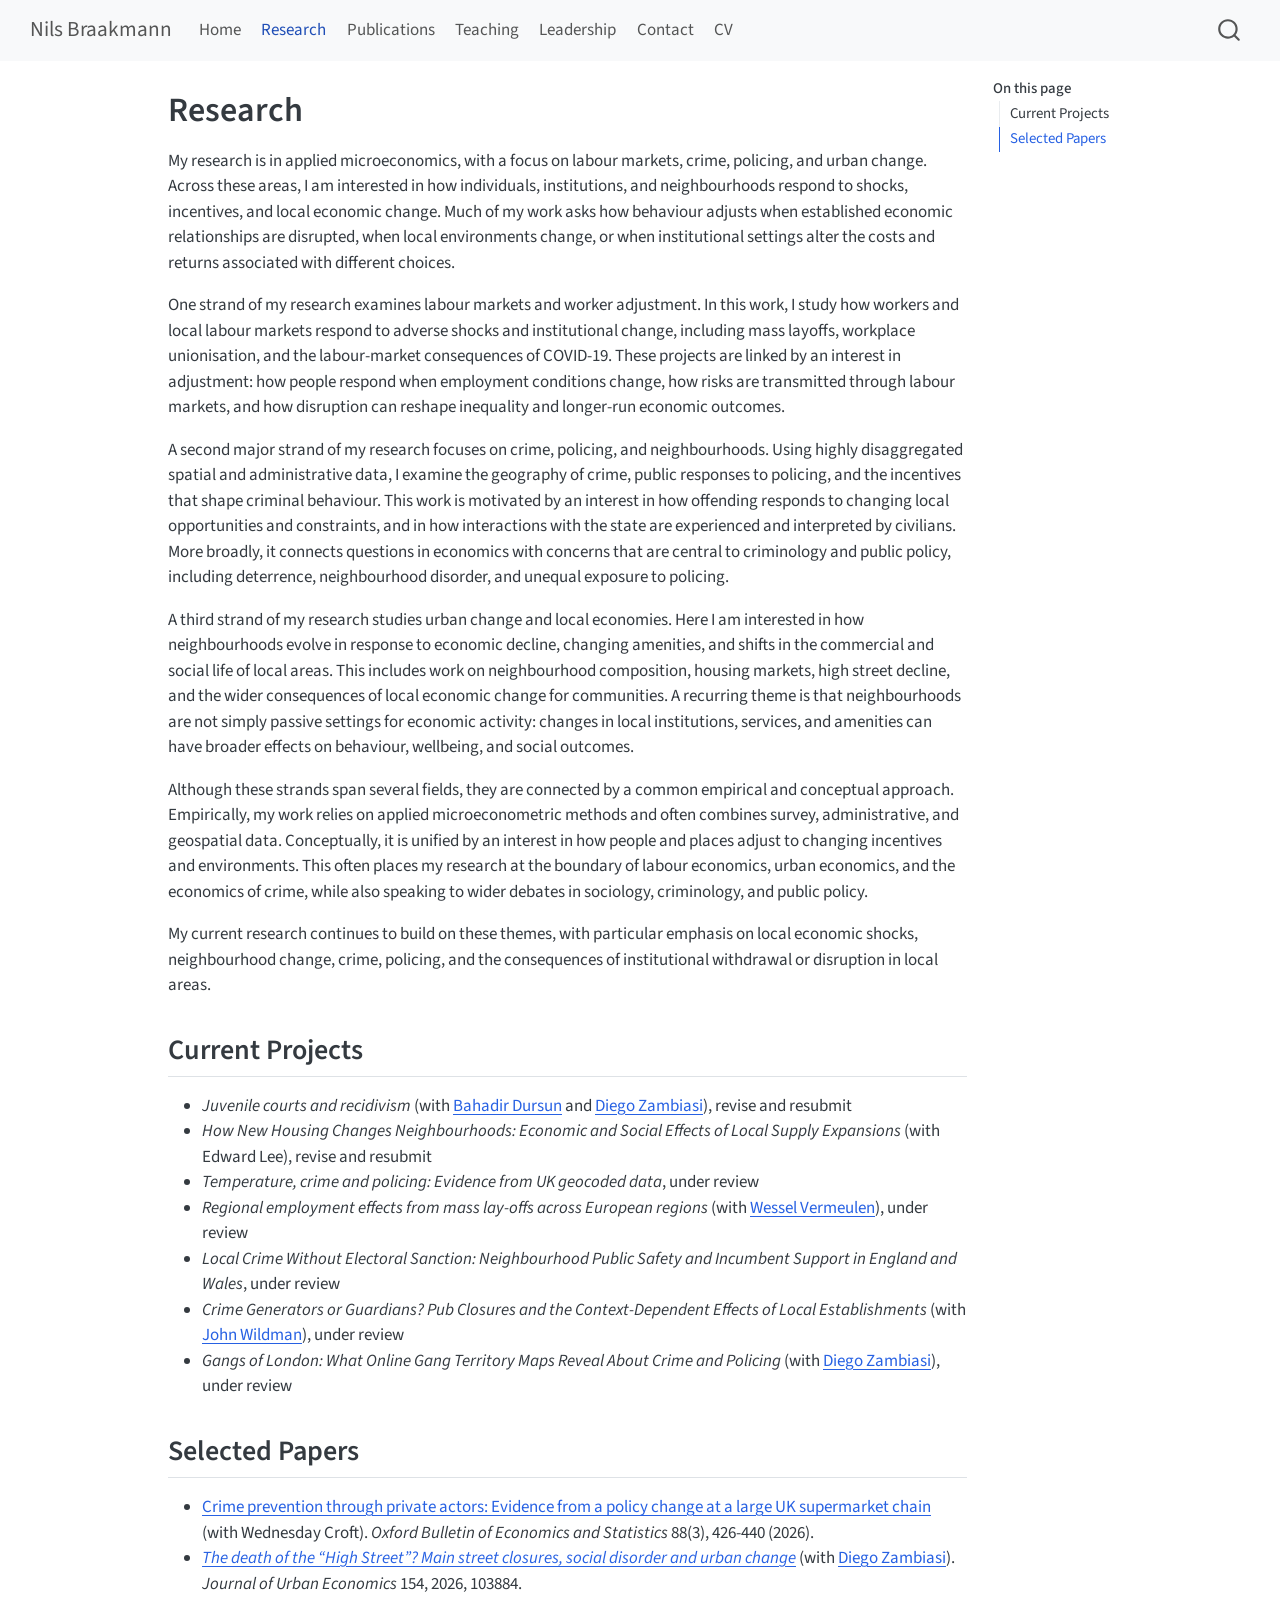
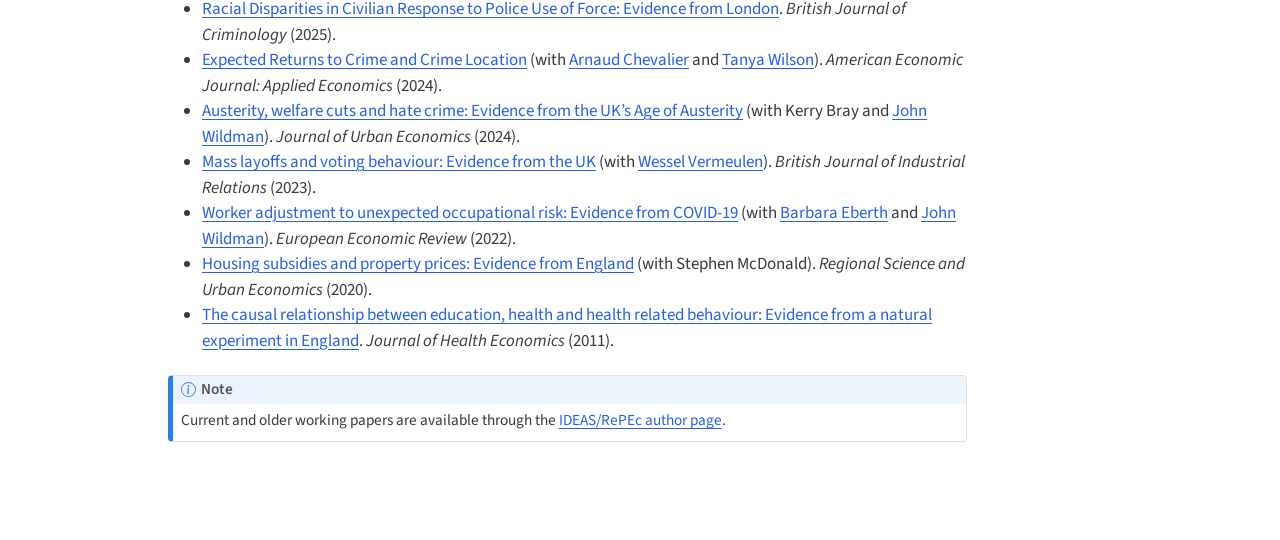
<file: docs/research.html>
<!DOCTYPE html>
<html xmlns="http://www.w3.org/1999/xhtml" lang="en" xml:lang="en"><head>

<meta charset="utf-8">
<meta name="generator" content="quarto-1.9.36">

<meta name="viewport" content="width=device-width, initial-scale=1.0, user-scalable=yes">


<title>Research – Nils Braakmann</title>
<style>
/* Default styles provided by pandoc.
** See https://pandoc.org/MANUAL.html#variables-for-html for config info.
*/
code{white-space: pre-wrap;}
span.smallcaps{font-variant: small-caps;}
div.columns{display: flex; gap: min(4vw, 1.5em);}
div.column{flex: auto; overflow-x: auto;}
div.hanging-indent{margin-left: 1.5em; text-indent: -1.5em;}
ul.task-list{list-style: none;}
ul.task-list li input[type="checkbox"] {
  width: 0.8em;
  margin: 0 0.8em 0.2em -1em; /* quarto-specific, see https://github.com/quarto-dev/quarto-cli/issues/4556 */ 
  vertical-align: middle;
}
</style>


<script src="site_libs/quarto-nav/quarto-nav.js"></script>
<script src="site_libs/quarto-nav/headroom.min.js"></script>
<script src="site_libs/clipboard/clipboard.min.js"></script>
<script src="site_libs/quarto-search/autocomplete.umd.js"></script>
<script src="site_libs/quarto-search/fuse.min.js"></script>
<script src="site_libs/quarto-search/quarto-search.js"></script>
<meta name="quarto:offset" content="./">
<script src="site_libs/quarto-html/quarto.js" type="module"></script>
<script src="site_libs/quarto-html/tabsets/tabsets.js" type="module"></script>
<script src="site_libs/quarto-html/popper.min.js"></script>
<script src="site_libs/quarto-html/tippy.umd.min.js"></script>
<script src="site_libs/quarto-html/anchor.min.js"></script>
<link href="site_libs/quarto-html/tippy.css" rel="stylesheet">
<link href="site_libs/quarto-html/quarto-syntax-highlighting-845c23b38eaddc0f92fda52bfe77a8c8.css" rel="stylesheet" id="quarto-text-highlighting-styles">
<script src="site_libs/bootstrap/bootstrap.min.js"></script>
<link href="site_libs/bootstrap/bootstrap-icons.css" rel="stylesheet">
<link href="site_libs/bootstrap/bootstrap-158031087360bce0ff56dc785ce39e06.min.css" rel="stylesheet" append-hash="true" id="quarto-bootstrap" data-mode="light">
<script id="quarto-search-options" type="application/json">{
  "location": "navbar",
  "copy-button": false,
  "collapse-after": 3,
  "panel-placement": "end",
  "type": "overlay",
  "limit": 50,
  "keyboard-shortcut": [
    "f",
    "/",
    "s"
  ],
  "show-item-context": false,
  "language": {
    "search-no-results-text": "No results",
    "search-matching-documents-text": "matching documents",
    "search-copy-link-title": "Copy link to search",
    "search-hide-matches-text": "Hide additional matches",
    "search-more-match-text": "more match in this document",
    "search-more-matches-text": "more matches in this document",
    "search-clear-button-title": "Clear",
    "search-text-placeholder": "",
    "search-detached-cancel-button-title": "Cancel",
    "search-submit-button-title": "Submit",
    "search-label": "Search"
  }
}</script>


<link rel="stylesheet" href="styles.css">
</head>

<body class="nav-fixed quarto-light">

<div id="quarto-search-results"></div>
  <header id="quarto-header" class="headroom fixed-top">
    <nav class="navbar navbar-expand-lg " data-bs-theme="dark">
      <div class="navbar-container container-fluid">
      <div class="navbar-brand-container mx-auto">
    <a class="navbar-brand" href="./index.html">
    <span class="navbar-title">Nils Braakmann</span>
    </a>
  </div>
            <div id="quarto-search" class="" title="Search"></div>
          <button class="navbar-toggler" type="button" data-bs-toggle="collapse" data-bs-target="#navbarCollapse" aria-controls="navbarCollapse" role="menu" aria-expanded="false" aria-label="Toggle navigation" onclick="if (window.quartoToggleHeadroom) { window.quartoToggleHeadroom(); }">
  <span class="navbar-toggler-icon"></span>
</button>
          <div class="collapse navbar-collapse" id="navbarCollapse">
            <ul class="navbar-nav navbar-nav-scroll me-auto">
  <li class="nav-item">
    <a class="nav-link" href="./index.html"> 
<span class="menu-text">Home</span></a>
  </li>  
  <li class="nav-item">
    <a class="nav-link active" href="./research.html" aria-current="page"> 
<span class="menu-text">Research</span></a>
  </li>  
  <li class="nav-item">
    <a class="nav-link" href="./publications.html"> 
<span class="menu-text">Publications</span></a>
  </li>  
  <li class="nav-item">
    <a class="nav-link" href="./teaching.html"> 
<span class="menu-text">Teaching</span></a>
  </li>  
  <li class="nav-item">
    <a class="nav-link" href="./leadership.html"> 
<span class="menu-text">Leadership</span></a>
  </li>  
  <li class="nav-item">
    <a class="nav-link" href="./contact.html"> 
<span class="menu-text">Contact</span></a>
  </li>  
  <li class="nav-item">
    <a class="nav-link" href="https://www.dropbox.com/scl/fi/pwlra56p5qgnsfm3jgwml/cv_short.pdf?rlkey=3xcc5ol8gobuhwgbkxdwrzdqi&amp;dl=0"> 
<span class="menu-text">CV</span></a>
  </li>  
</ul>
          </div> <!-- /navcollapse -->
            <div class="quarto-navbar-tools">
</div>
      </div> <!-- /container-fluid -->
    </nav>
</header>
<!-- content -->
<div id="quarto-content" class="quarto-container page-columns page-rows-contents page-layout-article page-navbar">
<!-- sidebar -->
<!-- margin-sidebar -->
    <div id="quarto-margin-sidebar" class="sidebar margin-sidebar">
        <nav id="TOC" role="doc-toc" class="toc-active">
    <h2 id="toc-title">On this page</h2>
   
  <ul>
  <li><a href="#current-projects" id="toc-current-projects" class="nav-link active" data-scroll-target="#current-projects">Current Projects</a></li>
  <li><a href="#selected-papers" id="toc-selected-papers" class="nav-link" data-scroll-target="#selected-papers">Selected Papers</a></li>
  </ul>
</nav>
    </div>
<!-- main -->
<main class="content" id="quarto-document-content">

<header id="title-block-header" class="quarto-title-block default">
<div class="quarto-title">
<h1 class="title">Research</h1>
</div>



<div class="quarto-title-meta">

    
  
    
  </div>
  


</header>


<p>My research is in applied microeconomics, with a focus on labour markets, crime, policing, and urban change. Across these areas, I am interested in how individuals, institutions, and neighbourhoods respond to shocks, incentives, and local economic change. Much of my work asks how behaviour adjusts when established economic relationships are disrupted, when local environments change, or when institutional settings alter the costs and returns associated with different choices.</p>
<p>One strand of my research examines labour markets and worker adjustment. In this work, I study how workers and local labour markets respond to adverse shocks and institutional change, including mass layoffs, workplace unionisation, and the labour-market consequences of COVID-19. These projects are linked by an interest in adjustment: how people respond when employment conditions change, how risks are transmitted through labour markets, and how disruption can reshape inequality and longer-run economic outcomes.</p>
<p>A second major strand of my research focuses on crime, policing, and neighbourhoods. Using highly disaggregated spatial and administrative data, I examine the geography of crime, public responses to policing, and the incentives that shape criminal behaviour. This work is motivated by an interest in how offending responds to changing local opportunities and constraints, and in how interactions with the state are experienced and interpreted by civilians. More broadly, it connects questions in economics with concerns that are central to criminology and public policy, including deterrence, neighbourhood disorder, and unequal exposure to policing.</p>
<p>A third strand of my research studies urban change and local economies. Here I am interested in how neighbourhoods evolve in response to economic decline, changing amenities, and shifts in the commercial and social life of local areas. This includes work on neighbourhood composition, housing markets, high street decline, and the wider consequences of local economic change for communities. A recurring theme is that neighbourhoods are not simply passive settings for economic activity: changes in local institutions, services, and amenities can have broader effects on behaviour, wellbeing, and social outcomes.</p>
<p>Although these strands span several fields, they are connected by a common empirical and conceptual approach. Empirically, my work relies on applied microeconometric methods and often combines survey, administrative, and geospatial data. Conceptually, it is unified by an interest in how people and places adjust to changing incentives and environments. This often places my research at the boundary of labour economics, urban economics, and the economics of crime, while also speaking to wider debates in sociology, criminology, and public policy.</p>
<p>My current research continues to build on these themes, with particular emphasis on local economic shocks, neighbourhood change, crime, policing, and the consequences of institutional withdrawal or disruption in local areas.</p>
<section id="current-projects" class="level2">
<h2 class="anchored" data-anchor-id="current-projects">Current Projects</h2>
<ul>
<li><em>Juvenile courts and recidivism</em> (with <a href="https://www.ncl.ac.uk/business/people/profile/bahadirdursun.html">Bahadir Dursun</a> and <a href="https://www.ncl.ac.uk/business/people/profile/diegozambiasi.html">Diego Zambiasi</a>), revise and resubmit</li>
<li><em>How New Housing Changes Neighbourhoods: Economic and Social Effects of Local Supply Expansions</em> (with Edward Lee), revise and resubmit</li>
<li><em>Temperature, crime and policing: Evidence from UK geocoded data</em>, under review</li>
<li><em>Regional employment effects from mass lay-offs across European regions</em> (with <a href="https://wnvermeulen.com/">Wessel Vermeulen</a>), under review</li>
<li><em>Local Crime Without Electoral Sanction: Neighbourhood Public Safety and Incumbent Support in England and Wales</em>, under review</li>
<li><em>Crime Generators or Guardians? Pub Closures and the Context-Dependent Effects of Local Establishments</em> (with <a href="https://www.ncl.ac.uk/business/people/profile/johnwildman.html">John Wildman</a>), under review</li>
<li><em>Gangs of London: What Online Gang Territory Maps Reveal About Crime and Policing</em> (with <a href="https://www.ncl.ac.uk/business/people/profile/diegozambiasi.html">Diego Zambiasi</a>), under review</li>
</ul>
</section>
<section id="selected-papers" class="level2">
<h2 class="anchored" data-anchor-id="selected-papers">Selected Papers</h2>
<ul>
<li><a href="https://doi.org/10.1111/obes.70020">Crime prevention through private actors: Evidence from a policy change at a large UK supermarket chain</a> (with Wednesday Croft). <em>Oxford Bulletin of Economics and Statistics</em> 88(3), 426-440 (2026).</li>
<li><a href="https://doi.org/10.1016/j.jue.2026.103884"><em>The death of the “High Street”? Main street closures, social disorder and urban change</em></a> (with <a href="https://www.ncl.ac.uk/business/people/profile/diegozambiasi.html">Diego Zambiasi</a>). <em>Journal of Urban Economics</em> 154, 2026, 103884.</li>
<li><a href="https://doi.org/10.1093/bjc/azae037">Racial Disparities in Civilian Response to Police Use of Force: Evidence from London</a>. <em>British Journal of Criminology</em> (2025).</li>
<li><a href="https://doi.org/10.1257/app.20220585">Expected Returns to Crime and Crime Location</a> (with <a href="https://pure.royalholloway.ac.uk/portal/en/persons/arnaud-chevalier%28ee9040ef-8395-436b-82bf-5f90721ce376%29.html">Arnaud Chevalier</a> and <a href="https://tanyawilson.org/">Tanya Wilson</a>). <em>American Economic Journal: Applied Economics</em> (2024).</li>
<li><a href="https://doi.org/10.1016/j.jue.2022.103439">Austerity, welfare cuts and hate crime: Evidence from the UK’s Age of Austerity</a> (with Kerry Bray and <a href="https://www.ncl.ac.uk/business/people/profile/johnwildman.html">John Wildman</a>). <em>Journal of Urban Economics</em> (2024).</li>
<li><a href="https://doi.org/10.1111/bjir.12749">Mass layoffs and voting behaviour: Evidence from the UK</a> (with <a href="https://wnvermeulen.com/">Wessel Vermeulen</a>). <em>British Journal of Industrial Relations</em> (2023).</li>
<li><a href="https://doi.org/10.1016/j.euroecorev.2022.104325">Worker adjustment to unexpected occupational risk: Evidence from COVID-19</a> (with <a href="https://www.ncl.ac.uk/business/people/profile/barbaraeberth.html">Barbara Eberth</a> and <a href="https://www.ncl.ac.uk/business/people/profile/johnwildman.html">John Wildman</a>). <em>European Economic Review</em> (2022).</li>
<li><a href="https://doi.org/10.1016/j.regsciurbeco.2018.06.002">Housing subsidies and property prices: Evidence from England</a> (with Stephen McDonald). <em>Regional Science and Urban Economics</em> (2020).</li>
<li><a href="https://doi.org/10.1016/j.jhealeco.2011.05.015">The causal relationship between education, health and health related behaviour: Evidence from a natural experiment in England</a>. <em>Journal of Health Economics</em> (2011).</li>
</ul>
<div class="callout callout-style-default callout-note callout-titled">
<div class="callout-header d-flex align-content-center">
<div class="callout-icon-container">
<i class="callout-icon"></i>
</div>
<div class="callout-title-container flex-fill">
Note
</div>
</div>
<div class="callout-body-container callout-body">
<p>Current and older working papers are available through the <a href="http://ideas.repec.org/f/pbr294.html">IDEAS/RePEc author page</a>.</p>
</div>
</div>


</section>

</main> <!-- /main -->
<script id="quarto-html-after-body" type="application/javascript">
  window.document.addEventListener("DOMContentLoaded", function (event) {
    const icon = "";
    const anchorJS = new window.AnchorJS();
    anchorJS.options = {
      placement: 'right',
      icon: icon
    };
    anchorJS.add('.anchored');
    const isCodeAnnotation = (el) => {
      for (const clz of el.classList) {
        if (clz.startsWith('code-annotation-')) {                     
          return true;
        }
      }
      return false;
    }
    const onCopySuccess = function(e) {
      // button target
      const button = e.trigger;
      // don't keep focus
      button.blur();
      // flash "checked"
      button.classList.add('code-copy-button-checked');
      var currentTitle = button.getAttribute("title");
      button.setAttribute("title", "Copied!");
      let tooltip;
      if (window.bootstrap) {
        button.setAttribute("data-bs-toggle", "tooltip");
        button.setAttribute("data-bs-placement", "left");
        button.setAttribute("data-bs-title", "Copied!");
        tooltip = new bootstrap.Tooltip(button, 
          { trigger: "manual", 
            customClass: "code-copy-button-tooltip",
            offset: [0, -8]});
        tooltip.show();    
      }
      setTimeout(function() {
        if (tooltip) {
          tooltip.hide();
          button.removeAttribute("data-bs-title");
          button.removeAttribute("data-bs-toggle");
          button.removeAttribute("data-bs-placement");
        }
        button.setAttribute("title", currentTitle);
        button.classList.remove('code-copy-button-checked');
      }, 1000);
      // clear code selection
      e.clearSelection();
    }
    const getTextToCopy = function(trigger) {
      const outerScaffold = trigger.parentElement.cloneNode(true);
      const codeEl = outerScaffold.querySelector('code');
      for (const childEl of codeEl.children) {
        if (isCodeAnnotation(childEl)) {
          childEl.remove();
        }
      }
      return codeEl.innerText;
    }
    const clipboard = new window.ClipboardJS('.code-copy-button:not([data-in-quarto-modal])', {
      text: getTextToCopy
    });
    clipboard.on('success', onCopySuccess);
    if (window.document.getElementById('quarto-embedded-source-code-modal')) {
      const clipboardModal = new window.ClipboardJS('.code-copy-button[data-in-quarto-modal]', {
        text: getTextToCopy,
        container: window.document.getElementById('quarto-embedded-source-code-modal')
      });
      clipboardModal.on('success', onCopySuccess);
    }
      var localhostRegex = new RegExp(/^(?:http|https):\/\/localhost\:?[0-9]*\//);
      var mailtoRegex = new RegExp(/^mailto:/);
        var filterRegex = new RegExp("https:\/\/nilsbraakmann\.github\.io\/nils-site\/");
      var isInternal = (href) => {
          return filterRegex.test(href) || localhostRegex.test(href) || mailtoRegex.test(href);
      }
      // Inspect non-navigation links and adorn them if external
     var links = window.document.querySelectorAll('a[href]:not(.nav-link):not(.navbar-brand):not(.toc-action):not(.sidebar-link):not(.sidebar-item-toggle):not(.pagination-link):not(.no-external):not([aria-hidden]):not(.dropdown-item):not(.quarto-navigation-tool):not(.about-link)');
      for (var i=0; i<links.length; i++) {
        const link = links[i];
        if (!isInternal(link.href)) {
          // undo the damage that might have been done by quarto-nav.js in the case of
          // links that we want to consider external
          if (link.dataset.originalHref !== undefined) {
            link.href = link.dataset.originalHref;
          }
        }
      }
    function tippyHover(el, contentFn, onTriggerFn, onUntriggerFn) {
      const config = {
        allowHTML: true,
        maxWidth: 500,
        delay: 100,
        arrow: false,
        appendTo: function(el) {
            return el.parentElement;
        },
        interactive: true,
        interactiveBorder: 10,
        theme: 'quarto',
        placement: 'bottom-start',
      };
      if (contentFn) {
        config.content = contentFn;
      }
      if (onTriggerFn) {
        config.onTrigger = onTriggerFn;
      }
      if (onUntriggerFn) {
        config.onUntrigger = onUntriggerFn;
      }
      window.tippy(el, config); 
    }
    const noterefs = window.document.querySelectorAll('a[role="doc-noteref"]');
    for (var i=0; i<noterefs.length; i++) {
      const ref = noterefs[i];
      tippyHover(ref, function() {
        // use id or data attribute instead here
        let href = ref.getAttribute('data-footnote-href') || ref.getAttribute('href');
        try { href = new URL(href).hash; } catch {}
        const id = href.replace(/^#\/?/, "");
        const note = window.document.getElementById(id);
        if (note) {
          return note.innerHTML;
        } else {
          return "";
        }
      });
    }
    const xrefs = window.document.querySelectorAll('a.quarto-xref');
    const processXRef = (id, note) => {
      // Strip column container classes
      const stripColumnClz = (el) => {
        el.classList.remove("page-full", "page-columns");
        if (el.children) {
          for (const child of el.children) {
            stripColumnClz(child);
          }
        }
      }
      stripColumnClz(note)
      if (id === null || id.startsWith('sec-')) {
        // Special case sections, only their first couple elements
        const container = document.createElement("div");
        if (note.children && note.children.length > 2) {
          container.appendChild(note.children[0].cloneNode(true));
          for (let i = 1; i < note.children.length; i++) {
            const child = note.children[i];
            if (child.tagName === "P" && child.innerText === "") {
              continue;
            } else {
              container.appendChild(child.cloneNode(true));
              break;
            }
          }
          if (window.Quarto?.typesetMath) {
            window.Quarto.typesetMath(container);
          }
          return container.innerHTML
        } else {
          if (window.Quarto?.typesetMath) {
            window.Quarto.typesetMath(note);
          }
          return note.innerHTML;
        }
      } else {
        // Remove any anchor links if they are present
        const anchorLink = note.querySelector('a.anchorjs-link');
        if (anchorLink) {
          anchorLink.remove();
        }
        if (window.Quarto?.typesetMath) {
          window.Quarto.typesetMath(note);
        }
        if (note.classList.contains("callout")) {
          return note.outerHTML;
        } else {
          return note.innerHTML;
        }
      }
    }
    for (var i=0; i<xrefs.length; i++) {
      const xref = xrefs[i];
      tippyHover(xref, undefined, function(instance) {
        instance.disable();
        let url = xref.getAttribute('href');
        let hash = undefined; 
        if (url.startsWith('#')) {
          hash = url;
        } else {
          try { hash = new URL(url).hash; } catch {}
        }
        if (hash) {
          const id = hash.replace(/^#\/?/, "");
          const note = window.document.getElementById(id);
          if (note !== null) {
            try {
              const html = processXRef(id, note.cloneNode(true));
              instance.setContent(html);
            } finally {
              instance.enable();
              instance.show();
            }
          } else {
            // See if we can fetch this
            fetch(url.split('#')[0])
            .then(res => res.text())
            .then(html => {
              const parser = new DOMParser();
              const htmlDoc = parser.parseFromString(html, "text/html");
              const note = htmlDoc.getElementById(id);
              if (note !== null) {
                const html = processXRef(id, note);
                instance.setContent(html);
              } 
            }).finally(() => {
              instance.enable();
              instance.show();
            });
          }
        } else {
          // See if we can fetch a full url (with no hash to target)
          // This is a special case and we should probably do some content thinning / targeting
          fetch(url)
          .then(res => res.text())
          .then(html => {
            const parser = new DOMParser();
            const htmlDoc = parser.parseFromString(html, "text/html");
            const note = htmlDoc.querySelector('main.content');
            if (note !== null) {
              // This should only happen for chapter cross references
              // (since there is no id in the URL)
              // remove the first header
              if (note.children.length > 0 && note.children[0].tagName === "HEADER") {
                note.children[0].remove();
              }
              const html = processXRef(null, note);
              instance.setContent(html);
            } 
          }).finally(() => {
            instance.enable();
            instance.show();
          });
        }
      }, function(instance) {
      });
    }
        let selectedAnnoteEl;
        const selectorForAnnotation = ( cell, annotation) => {
          let cellAttr = 'data-code-cell="' + cell + '"';
          let lineAttr = 'data-code-annotation="' +  annotation + '"';
          const selector = 'span[' + cellAttr + '][' + lineAttr + ']';
          return selector;
        }
        const selectCodeLines = (annoteEl) => {
          const doc = window.document;
          const targetCell = annoteEl.getAttribute("data-target-cell");
          const targetAnnotation = annoteEl.getAttribute("data-target-annotation");
          const annoteSpan = window.document.querySelector(selectorForAnnotation(targetCell, targetAnnotation));
          const lines = annoteSpan.getAttribute("data-code-lines").split(",");
          const lineIds = lines.map((line) => {
            return targetCell + "-" + line;
          })
          let top = null;
          let height = null;
          let parent = null;
          if (lineIds.length > 0) {
              //compute the position of the single el (top and bottom and make a div)
              const el = window.document.getElementById(lineIds[0]);
              top = el.offsetTop;
              height = el.offsetHeight;
              parent = el.parentElement.parentElement;
            if (lineIds.length > 1) {
              const lastEl = window.document.getElementById(lineIds[lineIds.length - 1]);
              const bottom = lastEl.offsetTop + lastEl.offsetHeight;
              height = bottom - top;
            }
            if (top !== null && height !== null && parent !== null) {
              // cook up a div (if necessary) and position it 
              let div = window.document.getElementById("code-annotation-line-highlight");
              if (div === null) {
                div = window.document.createElement("div");
                div.setAttribute("id", "code-annotation-line-highlight");
                div.style.position = 'absolute';
                parent.appendChild(div);
              }
              div.style.top = top - 2 + "px";
              div.style.height = height + 4 + "px";
              div.style.left = 0;
              let gutterDiv = window.document.getElementById("code-annotation-line-highlight-gutter");
              if (gutterDiv === null) {
                gutterDiv = window.document.createElement("div");
                gutterDiv.setAttribute("id", "code-annotation-line-highlight-gutter");
                gutterDiv.style.position = 'absolute';
                const codeCell = window.document.getElementById(targetCell);
                const gutter = codeCell.querySelector('.code-annotation-gutter');
                gutter.appendChild(gutterDiv);
              }
              gutterDiv.style.top = top - 2 + "px";
              gutterDiv.style.height = height + 4 + "px";
            }
            selectedAnnoteEl = annoteEl;
          }
        };
        const unselectCodeLines = () => {
          const elementsIds = ["code-annotation-line-highlight", "code-annotation-line-highlight-gutter"];
          elementsIds.forEach((elId) => {
            const div = window.document.getElementById(elId);
            if (div) {
              div.remove();
            }
          });
          selectedAnnoteEl = undefined;
        };
          // Handle positioning of the toggle
      window.addEventListener(
        "resize",
        throttle(() => {
          elRect = undefined;
          if (selectedAnnoteEl) {
            selectCodeLines(selectedAnnoteEl);
          }
        }, 10)
      );
      function throttle(fn, ms) {
      let throttle = false;
      let timer;
        return (...args) => {
          if(!throttle) { // first call gets through
              fn.apply(this, args);
              throttle = true;
          } else { // all the others get throttled
              if(timer) clearTimeout(timer); // cancel #2
              timer = setTimeout(() => {
                fn.apply(this, args);
                timer = throttle = false;
              }, ms);
          }
        };
      }
        // Attach click handler to the DT
        const annoteDls = window.document.querySelectorAll('dt[data-target-cell]');
        for (const annoteDlNode of annoteDls) {
          annoteDlNode.addEventListener('click', (event) => {
            const clickedEl = event.target;
            if (clickedEl !== selectedAnnoteEl) {
              unselectCodeLines();
              const activeEl = window.document.querySelector('dt[data-target-cell].code-annotation-active');
              if (activeEl) {
                activeEl.classList.remove('code-annotation-active');
              }
              selectCodeLines(clickedEl);
              clickedEl.classList.add('code-annotation-active');
            } else {
              // Unselect the line
              unselectCodeLines();
              clickedEl.classList.remove('code-annotation-active');
            }
          });
        }
    const findCites = (el) => {
      const parentEl = el.parentElement;
      if (parentEl) {
        const cites = parentEl.dataset.cites;
        if (cites) {
          return {
            el,
            cites: cites.split(' ')
          };
        } else {
          return findCites(el.parentElement)
        }
      } else {
        return undefined;
      }
    };
    var bibliorefs = window.document.querySelectorAll('a[role="doc-biblioref"]');
    for (var i=0; i<bibliorefs.length; i++) {
      const ref = bibliorefs[i];
      const citeInfo = findCites(ref);
      if (citeInfo) {
        tippyHover(citeInfo.el, function() {
          var popup = window.document.createElement('div');
          citeInfo.cites.forEach(function(cite) {
            var citeDiv = window.document.createElement('div');
            citeDiv.classList.add('hanging-indent');
            citeDiv.classList.add('csl-entry');
            var biblioDiv = window.document.getElementById('ref-' + cite);
            if (biblioDiv) {
              citeDiv.innerHTML = biblioDiv.innerHTML;
            }
            popup.appendChild(citeDiv);
          });
          return popup.innerHTML;
        });
      }
    }
  });
  </script>
</div> <!-- /content -->




</body></html>
</file>
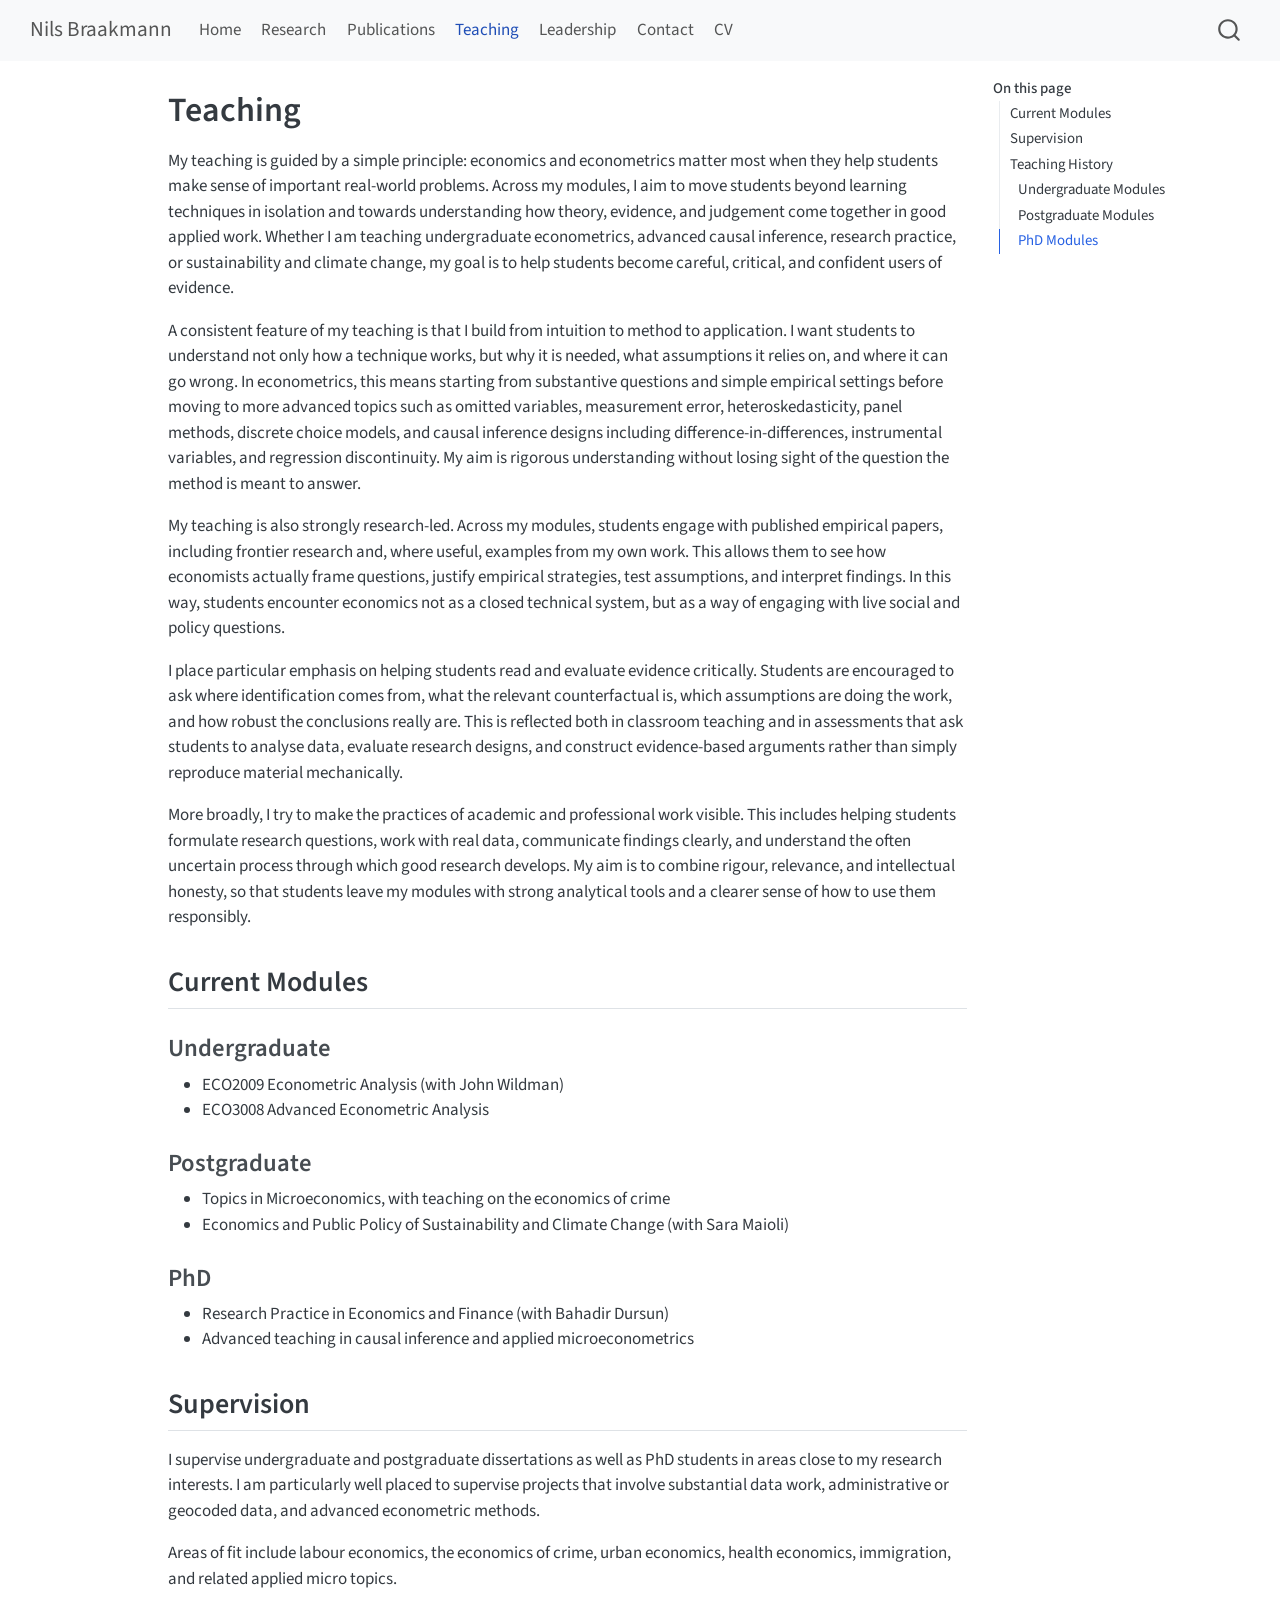
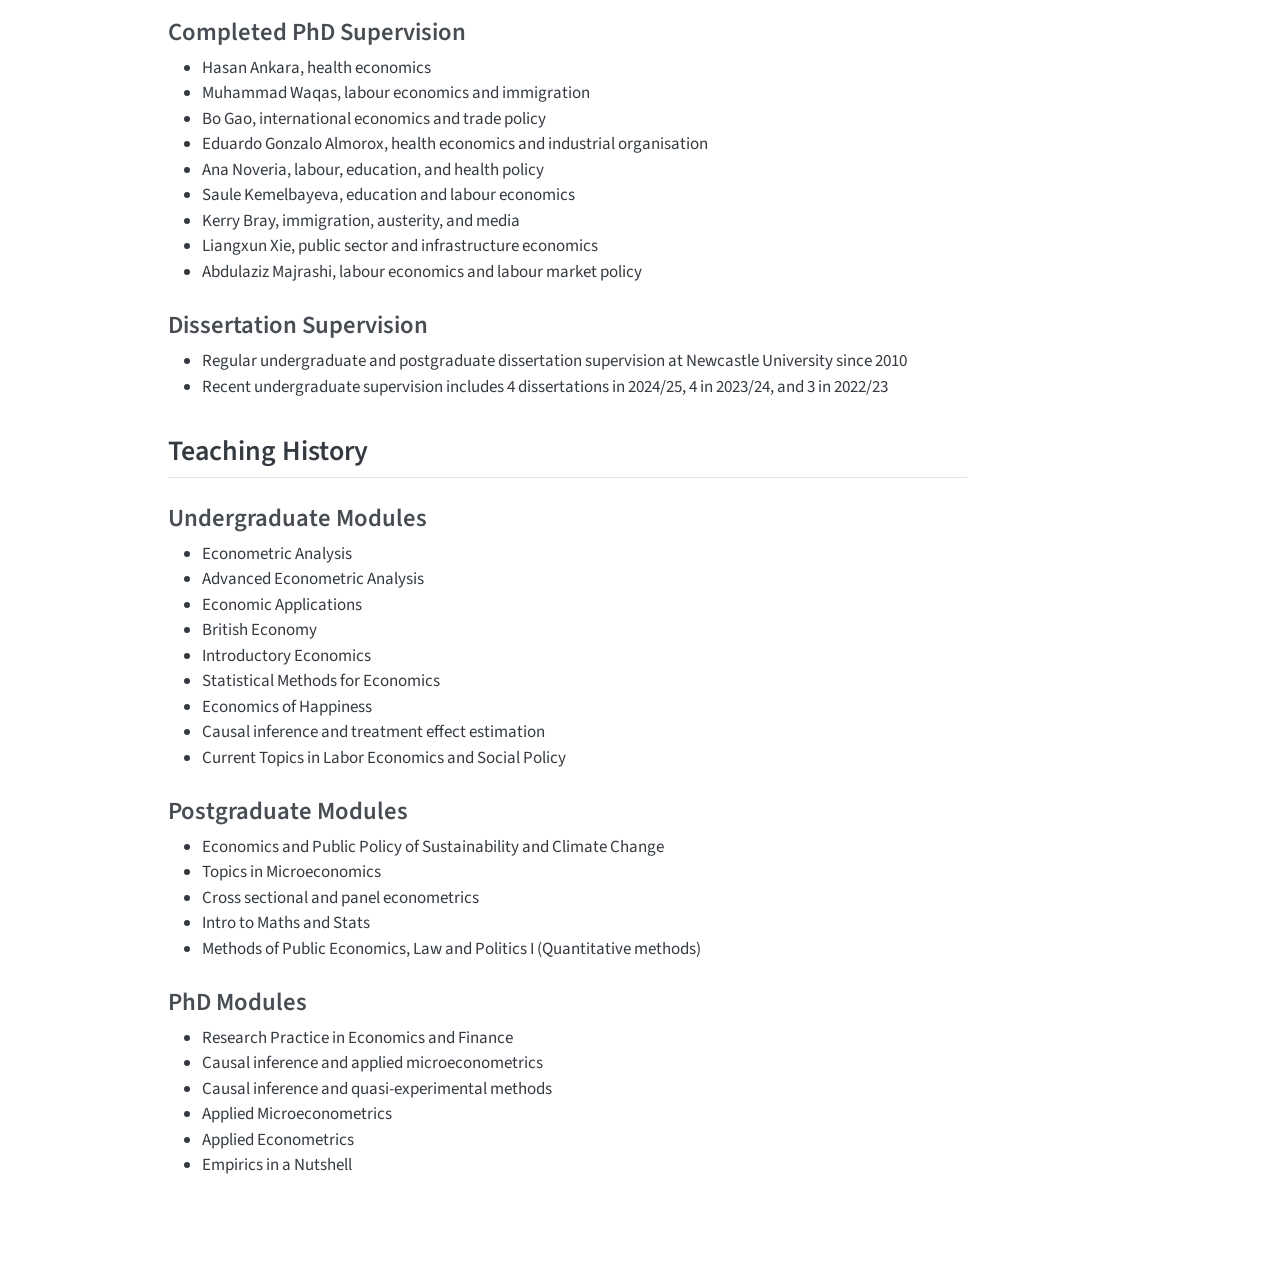
<file: docs/teaching.html>
<!DOCTYPE html>
<html xmlns="http://www.w3.org/1999/xhtml" lang="en" xml:lang="en"><head>

<meta charset="utf-8">
<meta name="generator" content="quarto-1.9.36">

<meta name="viewport" content="width=device-width, initial-scale=1.0, user-scalable=yes">


<title>Teaching – Nils Braakmann</title>
<style>
/* Default styles provided by pandoc.
** See https://pandoc.org/MANUAL.html#variables-for-html for config info.
*/
code{white-space: pre-wrap;}
span.smallcaps{font-variant: small-caps;}
div.columns{display: flex; gap: min(4vw, 1.5em);}
div.column{flex: auto; overflow-x: auto;}
div.hanging-indent{margin-left: 1.5em; text-indent: -1.5em;}
ul.task-list{list-style: none;}
ul.task-list li input[type="checkbox"] {
  width: 0.8em;
  margin: 0 0.8em 0.2em -1em; /* quarto-specific, see https://github.com/quarto-dev/quarto-cli/issues/4556 */ 
  vertical-align: middle;
}
</style>


<script src="site_libs/quarto-nav/quarto-nav.js"></script>
<script src="site_libs/quarto-nav/headroom.min.js"></script>
<script src="site_libs/clipboard/clipboard.min.js"></script>
<script src="site_libs/quarto-search/autocomplete.umd.js"></script>
<script src="site_libs/quarto-search/fuse.min.js"></script>
<script src="site_libs/quarto-search/quarto-search.js"></script>
<meta name="quarto:offset" content="./">
<script src="site_libs/quarto-html/quarto.js" type="module"></script>
<script src="site_libs/quarto-html/tabsets/tabsets.js" type="module"></script>
<script src="site_libs/quarto-html/popper.min.js"></script>
<script src="site_libs/quarto-html/tippy.umd.min.js"></script>
<script src="site_libs/quarto-html/anchor.min.js"></script>
<link href="site_libs/quarto-html/tippy.css" rel="stylesheet">
<link href="site_libs/quarto-html/quarto-syntax-highlighting-845c23b38eaddc0f92fda52bfe77a8c8.css" rel="stylesheet" id="quarto-text-highlighting-styles">
<script src="site_libs/bootstrap/bootstrap.min.js"></script>
<link href="site_libs/bootstrap/bootstrap-icons.css" rel="stylesheet">
<link href="site_libs/bootstrap/bootstrap-158031087360bce0ff56dc785ce39e06.min.css" rel="stylesheet" append-hash="true" id="quarto-bootstrap" data-mode="light">
<script id="quarto-search-options" type="application/json">{
  "location": "navbar",
  "copy-button": false,
  "collapse-after": 3,
  "panel-placement": "end",
  "type": "overlay",
  "limit": 50,
  "keyboard-shortcut": [
    "f",
    "/",
    "s"
  ],
  "show-item-context": false,
  "language": {
    "search-no-results-text": "No results",
    "search-matching-documents-text": "matching documents",
    "search-copy-link-title": "Copy link to search",
    "search-hide-matches-text": "Hide additional matches",
    "search-more-match-text": "more match in this document",
    "search-more-matches-text": "more matches in this document",
    "search-clear-button-title": "Clear",
    "search-text-placeholder": "",
    "search-detached-cancel-button-title": "Cancel",
    "search-submit-button-title": "Submit",
    "search-label": "Search"
  }
}</script>


<link rel="stylesheet" href="styles.css">
</head>

<body class="nav-fixed quarto-light">

<div id="quarto-search-results"></div>
  <header id="quarto-header" class="headroom fixed-top">
    <nav class="navbar navbar-expand-lg " data-bs-theme="dark">
      <div class="navbar-container container-fluid">
      <div class="navbar-brand-container mx-auto">
    <a class="navbar-brand" href="./index.html">
    <span class="navbar-title">Nils Braakmann</span>
    </a>
  </div>
            <div id="quarto-search" class="" title="Search"></div>
          <button class="navbar-toggler" type="button" data-bs-toggle="collapse" data-bs-target="#navbarCollapse" aria-controls="navbarCollapse" role="menu" aria-expanded="false" aria-label="Toggle navigation" onclick="if (window.quartoToggleHeadroom) { window.quartoToggleHeadroom(); }">
  <span class="navbar-toggler-icon"></span>
</button>
          <div class="collapse navbar-collapse" id="navbarCollapse">
            <ul class="navbar-nav navbar-nav-scroll me-auto">
  <li class="nav-item">
    <a class="nav-link" href="./index.html"> 
<span class="menu-text">Home</span></a>
  </li>  
  <li class="nav-item">
    <a class="nav-link" href="./research.html"> 
<span class="menu-text">Research</span></a>
  </li>  
  <li class="nav-item">
    <a class="nav-link" href="./publications.html"> 
<span class="menu-text">Publications</span></a>
  </li>  
  <li class="nav-item">
    <a class="nav-link active" href="./teaching.html" aria-current="page"> 
<span class="menu-text">Teaching</span></a>
  </li>  
  <li class="nav-item">
    <a class="nav-link" href="./leadership.html"> 
<span class="menu-text">Leadership</span></a>
  </li>  
  <li class="nav-item">
    <a class="nav-link" href="./contact.html"> 
<span class="menu-text">Contact</span></a>
  </li>  
  <li class="nav-item">
    <a class="nav-link" href="https://www.dropbox.com/scl/fi/pwlra56p5qgnsfm3jgwml/cv_short.pdf?rlkey=3xcc5ol8gobuhwgbkxdwrzdqi&amp;dl=0"> 
<span class="menu-text">CV</span></a>
  </li>  
</ul>
          </div> <!-- /navcollapse -->
            <div class="quarto-navbar-tools">
</div>
      </div> <!-- /container-fluid -->
    </nav>
</header>
<!-- content -->
<div id="quarto-content" class="quarto-container page-columns page-rows-contents page-layout-article page-navbar">
<!-- sidebar -->
<!-- margin-sidebar -->
    <div id="quarto-margin-sidebar" class="sidebar margin-sidebar">
        <nav id="TOC" role="doc-toc" class="toc-active">
    <h2 id="toc-title">On this page</h2>
   
  <ul>
  <li><a href="#current-modules" id="toc-current-modules" class="nav-link active" data-scroll-target="#current-modules">Current Modules</a>
  <ul class="collapse">
  <li><a href="#undergraduate" id="toc-undergraduate" class="nav-link" data-scroll-target="#undergraduate">Undergraduate</a></li>
  <li><a href="#postgraduate" id="toc-postgraduate" class="nav-link" data-scroll-target="#postgraduate">Postgraduate</a></li>
  <li><a href="#phd" id="toc-phd" class="nav-link" data-scroll-target="#phd">PhD</a></li>
  </ul></li>
  <li><a href="#supervision" id="toc-supervision" class="nav-link" data-scroll-target="#supervision">Supervision</a>
  <ul class="collapse">
  <li><a href="#completed-phd-supervision" id="toc-completed-phd-supervision" class="nav-link" data-scroll-target="#completed-phd-supervision">Completed PhD Supervision</a></li>
  <li><a href="#dissertation-supervision" id="toc-dissertation-supervision" class="nav-link" data-scroll-target="#dissertation-supervision">Dissertation Supervision</a></li>
  </ul></li>
  <li><a href="#teaching-history" id="toc-teaching-history" class="nav-link" data-scroll-target="#teaching-history">Teaching History</a>
  <ul class="collapse">
  <li><a href="#undergraduate-modules" id="toc-undergraduate-modules" class="nav-link" data-scroll-target="#undergraduate-modules">Undergraduate Modules</a></li>
  <li><a href="#postgraduate-modules" id="toc-postgraduate-modules" class="nav-link" data-scroll-target="#postgraduate-modules">Postgraduate Modules</a></li>
  <li><a href="#phd-modules" id="toc-phd-modules" class="nav-link" data-scroll-target="#phd-modules">PhD Modules</a></li>
  </ul></li>
  </ul>
</nav>
    </div>
<!-- main -->
<main class="content" id="quarto-document-content">

<header id="title-block-header" class="quarto-title-block default">
<div class="quarto-title">
<h1 class="title">Teaching</h1>
</div>



<div class="quarto-title-meta">

    
  
    
  </div>
  


</header>


<p>My teaching is guided by a simple principle: economics and econometrics matter most when they help students make sense of important real-world problems. Across my modules, I aim to move students beyond learning techniques in isolation and towards understanding how theory, evidence, and judgement come together in good applied work. Whether I am teaching undergraduate econometrics, advanced causal inference, research practice, or sustainability and climate change, my goal is to help students become careful, critical, and confident users of evidence.</p>
<p>A consistent feature of my teaching is that I build from intuition to method to application. I want students to understand not only how a technique works, but why it is needed, what assumptions it relies on, and where it can go wrong. In econometrics, this means starting from substantive questions and simple empirical settings before moving to more advanced topics such as omitted variables, measurement error, heteroskedasticity, panel methods, discrete choice models, and causal inference designs including difference-in-differences, instrumental variables, and regression discontinuity. My aim is rigorous understanding without losing sight of the question the method is meant to answer.</p>
<p>My teaching is also strongly research-led. Across my modules, students engage with published empirical papers, including frontier research and, where useful, examples from my own work. This allows them to see how economists actually frame questions, justify empirical strategies, test assumptions, and interpret findings. In this way, students encounter economics not as a closed technical system, but as a way of engaging with live social and policy questions.</p>
<p>I place particular emphasis on helping students read and evaluate evidence critically. Students are encouraged to ask where identification comes from, what the relevant counterfactual is, which assumptions are doing the work, and how robust the conclusions really are. This is reflected both in classroom teaching and in assessments that ask students to analyse data, evaluate research designs, and construct evidence-based arguments rather than simply reproduce material mechanically.</p>
<p>More broadly, I try to make the practices of academic and professional work visible. This includes helping students formulate research questions, work with real data, communicate findings clearly, and understand the often uncertain process through which good research develops. My aim is to combine rigour, relevance, and intellectual honesty, so that students leave my modules with strong analytical tools and a clearer sense of how to use them responsibly.</p>
<section id="current-modules" class="level2">
<h2 class="anchored" data-anchor-id="current-modules">Current Modules</h2>
<section id="undergraduate" class="level3">
<h3 class="anchored" data-anchor-id="undergraduate">Undergraduate</h3>
<ul>
<li>ECO2009 Econometric Analysis (with John Wildman)</li>
<li>ECO3008 Advanced Econometric Analysis</li>
</ul>
</section>
<section id="postgraduate" class="level3">
<h3 class="anchored" data-anchor-id="postgraduate">Postgraduate</h3>
<ul>
<li>Topics in Microeconomics, with teaching on the economics of crime</li>
<li>Economics and Public Policy of Sustainability and Climate Change (with Sara Maioli)</li>
</ul>
</section>
<section id="phd" class="level3">
<h3 class="anchored" data-anchor-id="phd">PhD</h3>
<ul>
<li>Research Practice in Economics and Finance (with Bahadir Dursun)</li>
<li>Advanced teaching in causal inference and applied microeconometrics</li>
</ul>
</section>
</section>
<section id="supervision" class="level2">
<h2 class="anchored" data-anchor-id="supervision">Supervision</h2>
<p>I supervise undergraduate and postgraduate dissertations as well as PhD students in areas close to my research interests. I am particularly well placed to supervise projects that involve substantial data work, administrative or geocoded data, and advanced econometric methods.</p>
<p>Areas of fit include labour economics, the economics of crime, urban economics, health economics, immigration, and related applied micro topics.</p>
<section id="completed-phd-supervision" class="level3">
<h3 class="anchored" data-anchor-id="completed-phd-supervision">Completed PhD Supervision</h3>
<ul>
<li>Hasan Ankara, health economics</li>
<li>Muhammad Waqas, labour economics and immigration</li>
<li>Bo Gao, international economics and trade policy</li>
<li>Eduardo Gonzalo Almorox, health economics and industrial organisation</li>
<li>Ana Noveria, labour, education, and health policy</li>
<li>Saule Kemelbayeva, education and labour economics</li>
<li>Kerry Bray, immigration, austerity, and media</li>
<li>Liangxun Xie, public sector and infrastructure economics</li>
<li>Abdulaziz Majrashi, labour economics and labour market policy</li>
</ul>
</section>
<section id="dissertation-supervision" class="level3">
<h3 class="anchored" data-anchor-id="dissertation-supervision">Dissertation Supervision</h3>
<ul>
<li>Regular undergraduate and postgraduate dissertation supervision at Newcastle University since 2010</li>
<li>Recent undergraduate supervision includes 4 dissertations in 2024/25, 4 in 2023/24, and 3 in 2022/23</li>
</ul>
</section>
</section>
<section id="teaching-history" class="level2">
<h2 class="anchored" data-anchor-id="teaching-history">Teaching History</h2>
<section id="undergraduate-modules" class="level3">
<h3 class="anchored" data-anchor-id="undergraduate-modules">Undergraduate Modules</h3>
<ul>
<li>Econometric Analysis</li>
<li>Advanced Econometric Analysis</li>
<li>Economic Applications</li>
<li>British Economy</li>
<li>Introductory Economics</li>
<li>Statistical Methods for Economics</li>
<li>Economics of Happiness</li>
<li>Causal inference and treatment effect estimation</li>
<li>Current Topics in Labor Economics and Social Policy</li>
</ul>
</section>
<section id="postgraduate-modules" class="level3">
<h3 class="anchored" data-anchor-id="postgraduate-modules">Postgraduate Modules</h3>
<ul>
<li>Economics and Public Policy of Sustainability and Climate Change</li>
<li>Topics in Microeconomics</li>
<li>Cross sectional and panel econometrics</li>
<li>Intro to Maths and Stats</li>
<li>Methods of Public Economics, Law and Politics I (Quantitative methods)</li>
</ul>
</section>
<section id="phd-modules" class="level3">
<h3 class="anchored" data-anchor-id="phd-modules">PhD Modules</h3>
<ul>
<li>Research Practice in Economics and Finance</li>
<li>Causal inference and applied microeconometrics</li>
<li>Causal inference and quasi-experimental methods</li>
<li>Applied Microeconometrics</li>
<li>Applied Econometrics</li>
<li>Empirics in a Nutshell</li>
</ul>


</section>
</section>

</main> <!-- /main -->
<script id="quarto-html-after-body" type="application/javascript">
  window.document.addEventListener("DOMContentLoaded", function (event) {
    const icon = "";
    const anchorJS = new window.AnchorJS();
    anchorJS.options = {
      placement: 'right',
      icon: icon
    };
    anchorJS.add('.anchored');
    const isCodeAnnotation = (el) => {
      for (const clz of el.classList) {
        if (clz.startsWith('code-annotation-')) {                     
          return true;
        }
      }
      return false;
    }
    const onCopySuccess = function(e) {
      // button target
      const button = e.trigger;
      // don't keep focus
      button.blur();
      // flash "checked"
      button.classList.add('code-copy-button-checked');
      var currentTitle = button.getAttribute("title");
      button.setAttribute("title", "Copied!");
      let tooltip;
      if (window.bootstrap) {
        button.setAttribute("data-bs-toggle", "tooltip");
        button.setAttribute("data-bs-placement", "left");
        button.setAttribute("data-bs-title", "Copied!");
        tooltip = new bootstrap.Tooltip(button, 
          { trigger: "manual", 
            customClass: "code-copy-button-tooltip",
            offset: [0, -8]});
        tooltip.show();    
      }
      setTimeout(function() {
        if (tooltip) {
          tooltip.hide();
          button.removeAttribute("data-bs-title");
          button.removeAttribute("data-bs-toggle");
          button.removeAttribute("data-bs-placement");
        }
        button.setAttribute("title", currentTitle);
        button.classList.remove('code-copy-button-checked');
      }, 1000);
      // clear code selection
      e.clearSelection();
    }
    const getTextToCopy = function(trigger) {
      const outerScaffold = trigger.parentElement.cloneNode(true);
      const codeEl = outerScaffold.querySelector('code');
      for (const childEl of codeEl.children) {
        if (isCodeAnnotation(childEl)) {
          childEl.remove();
        }
      }
      return codeEl.innerText;
    }
    const clipboard = new window.ClipboardJS('.code-copy-button:not([data-in-quarto-modal])', {
      text: getTextToCopy
    });
    clipboard.on('success', onCopySuccess);
    if (window.document.getElementById('quarto-embedded-source-code-modal')) {
      const clipboardModal = new window.ClipboardJS('.code-copy-button[data-in-quarto-modal]', {
        text: getTextToCopy,
        container: window.document.getElementById('quarto-embedded-source-code-modal')
      });
      clipboardModal.on('success', onCopySuccess);
    }
      var localhostRegex = new RegExp(/^(?:http|https):\/\/localhost\:?[0-9]*\//);
      var mailtoRegex = new RegExp(/^mailto:/);
        var filterRegex = new RegExp("https:\/\/nilsbraakmann\.github\.io\/nils-site\/");
      var isInternal = (href) => {
          return filterRegex.test(href) || localhostRegex.test(href) || mailtoRegex.test(href);
      }
      // Inspect non-navigation links and adorn them if external
     var links = window.document.querySelectorAll('a[href]:not(.nav-link):not(.navbar-brand):not(.toc-action):not(.sidebar-link):not(.sidebar-item-toggle):not(.pagination-link):not(.no-external):not([aria-hidden]):not(.dropdown-item):not(.quarto-navigation-tool):not(.about-link)');
      for (var i=0; i<links.length; i++) {
        const link = links[i];
        if (!isInternal(link.href)) {
          // undo the damage that might have been done by quarto-nav.js in the case of
          // links that we want to consider external
          if (link.dataset.originalHref !== undefined) {
            link.href = link.dataset.originalHref;
          }
        }
      }
    function tippyHover(el, contentFn, onTriggerFn, onUntriggerFn) {
      const config = {
        allowHTML: true,
        maxWidth: 500,
        delay: 100,
        arrow: false,
        appendTo: function(el) {
            return el.parentElement;
        },
        interactive: true,
        interactiveBorder: 10,
        theme: 'quarto',
        placement: 'bottom-start',
      };
      if (contentFn) {
        config.content = contentFn;
      }
      if (onTriggerFn) {
        config.onTrigger = onTriggerFn;
      }
      if (onUntriggerFn) {
        config.onUntrigger = onUntriggerFn;
      }
      window.tippy(el, config); 
    }
    const noterefs = window.document.querySelectorAll('a[role="doc-noteref"]');
    for (var i=0; i<noterefs.length; i++) {
      const ref = noterefs[i];
      tippyHover(ref, function() {
        // use id or data attribute instead here
        let href = ref.getAttribute('data-footnote-href') || ref.getAttribute('href');
        try { href = new URL(href).hash; } catch {}
        const id = href.replace(/^#\/?/, "");
        const note = window.document.getElementById(id);
        if (note) {
          return note.innerHTML;
        } else {
          return "";
        }
      });
    }
    const xrefs = window.document.querySelectorAll('a.quarto-xref');
    const processXRef = (id, note) => {
      // Strip column container classes
      const stripColumnClz = (el) => {
        el.classList.remove("page-full", "page-columns");
        if (el.children) {
          for (const child of el.children) {
            stripColumnClz(child);
          }
        }
      }
      stripColumnClz(note)
      if (id === null || id.startsWith('sec-')) {
        // Special case sections, only their first couple elements
        const container = document.createElement("div");
        if (note.children && note.children.length > 2) {
          container.appendChild(note.children[0].cloneNode(true));
          for (let i = 1; i < note.children.length; i++) {
            const child = note.children[i];
            if (child.tagName === "P" && child.innerText === "") {
              continue;
            } else {
              container.appendChild(child.cloneNode(true));
              break;
            }
          }
          if (window.Quarto?.typesetMath) {
            window.Quarto.typesetMath(container);
          }
          return container.innerHTML
        } else {
          if (window.Quarto?.typesetMath) {
            window.Quarto.typesetMath(note);
          }
          return note.innerHTML;
        }
      } else {
        // Remove any anchor links if they are present
        const anchorLink = note.querySelector('a.anchorjs-link');
        if (anchorLink) {
          anchorLink.remove();
        }
        if (window.Quarto?.typesetMath) {
          window.Quarto.typesetMath(note);
        }
        if (note.classList.contains("callout")) {
          return note.outerHTML;
        } else {
          return note.innerHTML;
        }
      }
    }
    for (var i=0; i<xrefs.length; i++) {
      const xref = xrefs[i];
      tippyHover(xref, undefined, function(instance) {
        instance.disable();
        let url = xref.getAttribute('href');
        let hash = undefined; 
        if (url.startsWith('#')) {
          hash = url;
        } else {
          try { hash = new URL(url).hash; } catch {}
        }
        if (hash) {
          const id = hash.replace(/^#\/?/, "");
          const note = window.document.getElementById(id);
          if (note !== null) {
            try {
              const html = processXRef(id, note.cloneNode(true));
              instance.setContent(html);
            } finally {
              instance.enable();
              instance.show();
            }
          } else {
            // See if we can fetch this
            fetch(url.split('#')[0])
            .then(res => res.text())
            .then(html => {
              const parser = new DOMParser();
              const htmlDoc = parser.parseFromString(html, "text/html");
              const note = htmlDoc.getElementById(id);
              if (note !== null) {
                const html = processXRef(id, note);
                instance.setContent(html);
              } 
            }).finally(() => {
              instance.enable();
              instance.show();
            });
          }
        } else {
          // See if we can fetch a full url (with no hash to target)
          // This is a special case and we should probably do some content thinning / targeting
          fetch(url)
          .then(res => res.text())
          .then(html => {
            const parser = new DOMParser();
            const htmlDoc = parser.parseFromString(html, "text/html");
            const note = htmlDoc.querySelector('main.content');
            if (note !== null) {
              // This should only happen for chapter cross references
              // (since there is no id in the URL)
              // remove the first header
              if (note.children.length > 0 && note.children[0].tagName === "HEADER") {
                note.children[0].remove();
              }
              const html = processXRef(null, note);
              instance.setContent(html);
            } 
          }).finally(() => {
            instance.enable();
            instance.show();
          });
        }
      }, function(instance) {
      });
    }
        let selectedAnnoteEl;
        const selectorForAnnotation = ( cell, annotation) => {
          let cellAttr = 'data-code-cell="' + cell + '"';
          let lineAttr = 'data-code-annotation="' +  annotation + '"';
          const selector = 'span[' + cellAttr + '][' + lineAttr + ']';
          return selector;
        }
        const selectCodeLines = (annoteEl) => {
          const doc = window.document;
          const targetCell = annoteEl.getAttribute("data-target-cell");
          const targetAnnotation = annoteEl.getAttribute("data-target-annotation");
          const annoteSpan = window.document.querySelector(selectorForAnnotation(targetCell, targetAnnotation));
          const lines = annoteSpan.getAttribute("data-code-lines").split(",");
          const lineIds = lines.map((line) => {
            return targetCell + "-" + line;
          })
          let top = null;
          let height = null;
          let parent = null;
          if (lineIds.length > 0) {
              //compute the position of the single el (top and bottom and make a div)
              const el = window.document.getElementById(lineIds[0]);
              top = el.offsetTop;
              height = el.offsetHeight;
              parent = el.parentElement.parentElement;
            if (lineIds.length > 1) {
              const lastEl = window.document.getElementById(lineIds[lineIds.length - 1]);
              const bottom = lastEl.offsetTop + lastEl.offsetHeight;
              height = bottom - top;
            }
            if (top !== null && height !== null && parent !== null) {
              // cook up a div (if necessary) and position it 
              let div = window.document.getElementById("code-annotation-line-highlight");
              if (div === null) {
                div = window.document.createElement("div");
                div.setAttribute("id", "code-annotation-line-highlight");
                div.style.position = 'absolute';
                parent.appendChild(div);
              }
              div.style.top = top - 2 + "px";
              div.style.height = height + 4 + "px";
              div.style.left = 0;
              let gutterDiv = window.document.getElementById("code-annotation-line-highlight-gutter");
              if (gutterDiv === null) {
                gutterDiv = window.document.createElement("div");
                gutterDiv.setAttribute("id", "code-annotation-line-highlight-gutter");
                gutterDiv.style.position = 'absolute';
                const codeCell = window.document.getElementById(targetCell);
                const gutter = codeCell.querySelector('.code-annotation-gutter');
                gutter.appendChild(gutterDiv);
              }
              gutterDiv.style.top = top - 2 + "px";
              gutterDiv.style.height = height + 4 + "px";
            }
            selectedAnnoteEl = annoteEl;
          }
        };
        const unselectCodeLines = () => {
          const elementsIds = ["code-annotation-line-highlight", "code-annotation-line-highlight-gutter"];
          elementsIds.forEach((elId) => {
            const div = window.document.getElementById(elId);
            if (div) {
              div.remove();
            }
          });
          selectedAnnoteEl = undefined;
        };
          // Handle positioning of the toggle
      window.addEventListener(
        "resize",
        throttle(() => {
          elRect = undefined;
          if (selectedAnnoteEl) {
            selectCodeLines(selectedAnnoteEl);
          }
        }, 10)
      );
      function throttle(fn, ms) {
      let throttle = false;
      let timer;
        return (...args) => {
          if(!throttle) { // first call gets through
              fn.apply(this, args);
              throttle = true;
          } else { // all the others get throttled
              if(timer) clearTimeout(timer); // cancel #2
              timer = setTimeout(() => {
                fn.apply(this, args);
                timer = throttle = false;
              }, ms);
          }
        };
      }
        // Attach click handler to the DT
        const annoteDls = window.document.querySelectorAll('dt[data-target-cell]');
        for (const annoteDlNode of annoteDls) {
          annoteDlNode.addEventListener('click', (event) => {
            const clickedEl = event.target;
            if (clickedEl !== selectedAnnoteEl) {
              unselectCodeLines();
              const activeEl = window.document.querySelector('dt[data-target-cell].code-annotation-active');
              if (activeEl) {
                activeEl.classList.remove('code-annotation-active');
              }
              selectCodeLines(clickedEl);
              clickedEl.classList.add('code-annotation-active');
            } else {
              // Unselect the line
              unselectCodeLines();
              clickedEl.classList.remove('code-annotation-active');
            }
          });
        }
    const findCites = (el) => {
      const parentEl = el.parentElement;
      if (parentEl) {
        const cites = parentEl.dataset.cites;
        if (cites) {
          return {
            el,
            cites: cites.split(' ')
          };
        } else {
          return findCites(el.parentElement)
        }
      } else {
        return undefined;
      }
    };
    var bibliorefs = window.document.querySelectorAll('a[role="doc-biblioref"]');
    for (var i=0; i<bibliorefs.length; i++) {
      const ref = bibliorefs[i];
      const citeInfo = findCites(ref);
      if (citeInfo) {
        tippyHover(citeInfo.el, function() {
          var popup = window.document.createElement('div');
          citeInfo.cites.forEach(function(cite) {
            var citeDiv = window.document.createElement('div');
            citeDiv.classList.add('hanging-indent');
            citeDiv.classList.add('csl-entry');
            var biblioDiv = window.document.getElementById('ref-' + cite);
            if (biblioDiv) {
              citeDiv.innerHTML = biblioDiv.innerHTML;
            }
            popup.appendChild(citeDiv);
          });
          return popup.innerHTML;
        });
      }
    }
  });
  </script>
</div> <!-- /content -->




</body></html>
</file>
<file: docs/site_libs/quarto-html/tippy.css>
.tippy-box[data-animation=fade][data-state=hidden]{opacity:0}[data-tippy-root]{max-width:calc(100vw - 10px)}.tippy-box{position:relative;background-color:#333;color:#fff;border-radius:4px;font-size:14px;line-height:1.4;white-space:normal;outline:0;transition-property:transform,visibility,opacity}.tippy-box[data-placement^=top]>.tippy-arrow{bottom:0}.tippy-box[data-placement^=top]>.tippy-arrow:before{bottom:-7px;left:0;border-width:8px 8px 0;border-top-color:initial;transform-origin:center top}.tippy-box[data-placement^=bottom]>.tippy-arrow{top:0}.tippy-box[data-placement^=bottom]>.tippy-arrow:before{top:-7px;left:0;border-width:0 8px 8px;border-bottom-color:initial;transform-origin:center bottom}.tippy-box[data-placement^=left]>.tippy-arrow{right:0}.tippy-box[data-placement^=left]>.tippy-arrow:before{border-width:8px 0 8px 8px;border-left-color:initial;right:-7px;transform-origin:center left}.tippy-box[data-placement^=right]>.tippy-arrow{left:0}.tippy-box[data-placement^=right]>.tippy-arrow:before{left:-7px;border-width:8px 8px 8px 0;border-right-color:initial;transform-origin:center right}.tippy-box[data-inertia][data-state=visible]{transition-timing-function:cubic-bezier(.54,1.5,.38,1.11)}.tippy-arrow{width:16px;height:16px;color:#333}.tippy-arrow:before{content:"";position:absolute;border-color:transparent;border-style:solid}.tippy-content{position:relative;padding:5px 9px;z-index:1}
</file>
<file: docs/site_libs/quarto-html/quarto-syntax-highlighting-845c23b38eaddc0f92fda52bfe77a8c8.css>
/* quarto syntax highlight colors */
:root {
  --quarto-hl-ot-color: #003B4F;
  --quarto-hl-at-color: #657422;
  --quarto-hl-ss-color: #20794D;
  --quarto-hl-an-color: #5E5E5E;
  --quarto-hl-fu-color: #4758AB;
  --quarto-hl-st-color: #20794D;
  --quarto-hl-cf-color: #003B4F;
  --quarto-hl-op-color: #5E5E5E;
  --quarto-hl-er-color: #AD0000;
  --quarto-hl-bn-color: #AD0000;
  --quarto-hl-al-color: #AD0000;
  --quarto-hl-va-color: #111111;
  --quarto-hl-bu-color: inherit;
  --quarto-hl-ex-color: inherit;
  --quarto-hl-pp-color: #AD0000;
  --quarto-hl-in-color: #5E5E5E;
  --quarto-hl-vs-color: #20794D;
  --quarto-hl-wa-color: #5E5E5E;
  --quarto-hl-do-color: #5E5E5E;
  --quarto-hl-im-color: #00769E;
  --quarto-hl-ch-color: #20794D;
  --quarto-hl-dt-color: #AD0000;
  --quarto-hl-fl-color: #AD0000;
  --quarto-hl-co-color: #5E5E5E;
  --quarto-hl-cv-color: #5E5E5E;
  --quarto-hl-cn-color: #8f5902;
  --quarto-hl-sc-color: #5E5E5E;
  --quarto-hl-dv-color: #AD0000;
  --quarto-hl-kw-color: #003B4F;
}

/* other quarto variables */
:root {
  --quarto-font-monospace: SFMono-Regular, Menlo, Monaco, Consolas, "Liberation Mono", "Courier New", monospace;
}

/* syntax highlight based on Pandoc's rules */
pre > code.sourceCode > span {
  color: #003B4F;
}

code.sourceCode > span {
  color: #003B4F;
}

div.sourceCode,
div.sourceCode pre.sourceCode {
  color: #003B4F;
}

/* Normal */
code span {
  color: #003B4F;
}

/* Alert */
code span.al {
  color: #AD0000;
  font-style: inherit;
}

/* Annotation */
code span.an {
  color: #5E5E5E;
  font-style: inherit;
}

/* Attribute */
code span.at {
  color: #657422;
  font-style: inherit;
}

/* BaseN */
code span.bn {
  color: #AD0000;
  font-style: inherit;
}

/* BuiltIn */
code span.bu {
  font-style: inherit;
}

/* ControlFlow */
code span.cf {
  color: #003B4F;
  font-weight: bold;
  font-style: inherit;
}

/* Char */
code span.ch {
  color: #20794D;
  font-style: inherit;
}

/* Constant */
code span.cn {
  color: #8f5902;
  font-style: inherit;
}

/* Comment */
code span.co {
  color: #5E5E5E;
  font-style: inherit;
}

/* CommentVar */
code span.cv {
  color: #5E5E5E;
  font-style: italic;
}

/* Documentation */
code span.do {
  color: #5E5E5E;
  font-style: italic;
}

/* DataType */
code span.dt {
  color: #AD0000;
  font-style: inherit;
}

/* DecVal */
code span.dv {
  color: #AD0000;
  font-style: inherit;
}

/* Error */
code span.er {
  color: #AD0000;
  font-style: inherit;
}

/* Extension */
code span.ex {
  font-style: inherit;
}

/* Float */
code span.fl {
  color: #AD0000;
  font-style: inherit;
}

/* Function */
code span.fu {
  color: #4758AB;
  font-style: inherit;
}

/* Import */
code span.im {
  color: #00769E;
  font-style: inherit;
}

/* Information */
code span.in {
  color: #5E5E5E;
  font-style: inherit;
}

/* Keyword */
code span.kw {
  color: #003B4F;
  font-weight: bold;
  font-style: inherit;
}

/* Operator */
code span.op {
  color: #5E5E5E;
  font-style: inherit;
}

/* Other */
code span.ot {
  color: #003B4F;
  font-style: inherit;
}

/* Preprocessor */
code span.pp {
  color: #AD0000;
  font-style: inherit;
}

/* SpecialChar */
code span.sc {
  color: #5E5E5E;
  font-style: inherit;
}

/* SpecialString */
code span.ss {
  color: #20794D;
  font-style: inherit;
}

/* String */
code span.st {
  color: #20794D;
  font-style: inherit;
}

/* Variable */
code span.va {
  color: #111111;
  font-style: inherit;
}

/* VerbatimString */
code span.vs {
  color: #20794D;
  font-style: inherit;
}

/* Warning */
code span.wa {
  color: #5E5E5E;
  font-style: italic;
}

.prevent-inlining {
  content: "</";
}

/*# sourceMappingURL=ac89f0bb514bba72461919f78549e31c.css.map */
</file>
<file: docs/styles.css>
/* css styles */

.home-layout {
  display: flex;
  gap: 2rem;
  align-items: start;
}

.home-copy {
  flex: 1 1 auto;
  min-width: 0;
}

.home-copy > :first-child {
  margin-top: 0;
}

.home-sidebar {
  flex: 0 0 260px;
  display: flex;
  flex-direction: column;
  gap: 1rem;
}

.portrait-card {
  background: #faf8f3;
  border: 1px solid #ddd6c8;
  border-radius: 14px;
  padding: 0.9rem;
  text-align: center;
  font-size: 0.95rem;
  color: #544f44;
  box-shadow: 0 10px 24px rgba(0, 0, 0, 0.06);
}

.portrait-card p:last-child {
  margin-bottom: 0;
}

.homepage-portrait {
  display: block;
  width: 100%;
  margin: 0 auto 0.75rem auto;
  border-radius: 10px;
}

@media (max-width: 700px) {
  .home-layout {
    flex-direction: column;
    gap: 1.5rem;
  }

  .home-sidebar {
    flex: 1 1 auto;
    width: 100%;
    display: grid;
    grid-template-columns: repeat(2, minmax(0, 1fr));
  }
}

@media (max-width: 640px) {
  .home-sidebar {
    grid-template-columns: 1fr;
  }
}
</file>
